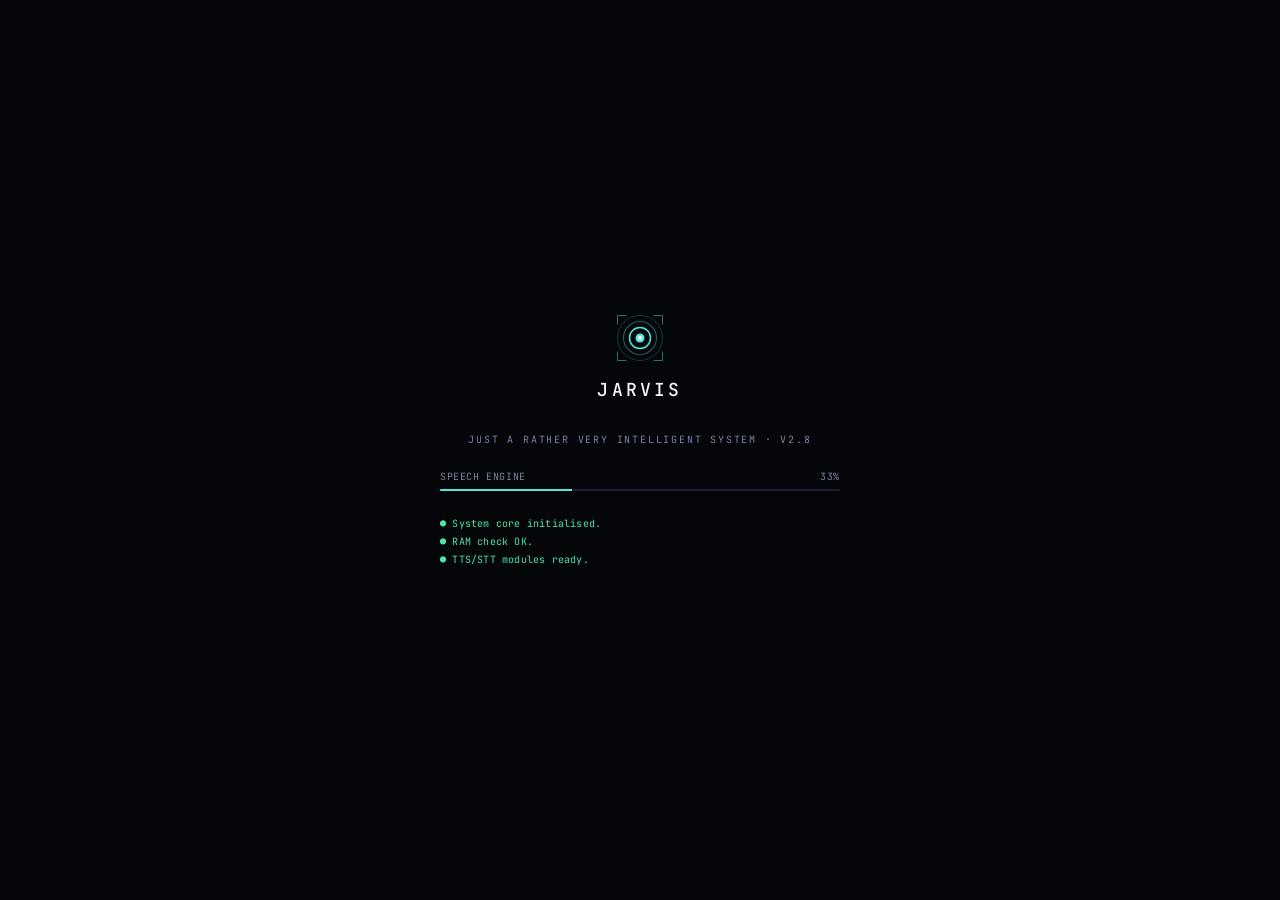
<file: gui/index.html>
<!DOCTYPE html>
<html lang="en">
<head>
<meta charset="UTF-8">
<title>My Jarvis v2.8</title>
<link href="https://fonts.googleapis.com/css2?family=Inter+Tight:wght@300;400;500;600;700&family=JetBrains+Mono:wght@300;400;500;600;700&display=swap" rel="stylesheet">
<style>
@font-face{font-family:'Butler Stencil';src:url('fonts/Butler-Free-Bd-St.woff') format('woff');font-weight:700;font-style:normal;font-display:swap;}
:root{
  --jv-void:#04060A;--jv-obsidian:#0A0D14;--jv-graphite:#11151F;
  --jv-slate:#1A2030;--jv-steel:#252C40;--jv-mist:#3A4258;
  --jv-ink-1:#F4F6FB;--jv-ink-2:#BCC4D6;--jv-ink-3:#7A859E;--jv-ink-4:#4B5470;
  --jv-ion:#4DE6E0;--jv-ion-soft:#7FF1ED;--jv-ion-deep:#1FA8A3;
  --jv-ion-glow:rgba(77,230,224,0.32);
  --jv-arc:#FFB347;--jv-arc-soft:#FFD089;--jv-arc-deep:#C77A20;
  --jv-pulse:#FF4D7A;--jv-pulse-soft:#FF8AA8;
  --jv-success:#4DE6A8;--jv-warning:#FFB347;--jv-danger:#FF4D7A;--jv-info:#4DE6E0;
  --jv-line-faint:rgba(244,246,251,0.06);--jv-line:rgba(244,246,251,0.10);
  --jv-line-strong:rgba(244,246,251,0.18);--jv-line-ion:rgba(77,230,224,0.42);
  --jv-r-2:4px;--jv-r-3:8px;--jv-r-pill:999px;
  --jv-ease:cubic-bezier(0.22,1,0.36,1);--jv-dur-2:220ms;
  --fm:'JetBrains Mono',ui-monospace,monospace;
  --fs:'Inter Tight',-apple-system,system-ui,sans-serif;
  --fd:'Butler Stencil','Times New Roman',serif;
  --c:var(--jv-ion);--r:var(--jv-pulse);--g:var(--jv-success);
  --gold:var(--jv-arc);--warn:var(--jv-warning);
  --bg:var(--jv-obsidian);--bg2:var(--jv-graphite);
  --t:var(--jv-ink-2);--tb:var(--jv-ink-1);--td:var(--jv-ink-3);
  --b:var(--jv-line);--bb:var(--jv-line-ion);
  --fh:var(--fm);--fb:var(--fs);
  --panel:rgba(10,13,20,0.92);--cg:rgba(77,230,224,0.06);
}
/* ═══ LIGHT MODE — mirrors design system light tokens ═══ */
body.light{
  --jv-void:#FFFFFF;--jv-obsidian:#FCFDFE;--jv-graphite:#F5F7FB;
  --jv-slate:#ECEFF5;--jv-steel:#CDD4E2;--jv-mist:#95A0B3;
  --jv-ink-1:#1A2030;--jv-ink-2:#4A5572;--jv-ink-3:#8993A8;--jv-ink-4:#BFC6D4;
  --jv-ion:#1FA8A3;--jv-ion-soft:#4DE6E0;--jv-ion-deep:#0F6E6B;
  --jv-ion-glow:rgba(31,168,163,0.28);
  --jv-arc:#D77F0E;--jv-arc-soft:#FFB347;--jv-arc-deep:#8C4F0B;
  --jv-pulse:#D62650;--jv-pulse-soft:#FF4D7A;
  --jv-success:#1FA86E;--jv-warning:#D77F0E;--jv-danger:#D62650;--jv-info:#1FA8A3;
  --jv-line-faint:rgba(10,13,20,0.05);--jv-line:rgba(10,13,20,0.10);
  --jv-line-strong:rgba(10,13,20,0.18);--jv-line-ion:rgba(31,168,163,0.55);
  --panel:rgba(252,253,254,0.95);--cg:rgba(31,168,163,0.06);
}
*{margin:0;padding:0;box-sizing:border-box;}
body{background:var(--jv-obsidian);color:var(--jv-ink-1);font-family:var(--fs);height:100vh;overflow:hidden;}
body::after{content:'';position:fixed;inset:0;background-image:
  linear-gradient(var(--jv-line-faint) 1px,transparent 1px),
  linear-gradient(90deg,var(--jv-line-faint) 1px,transparent 1px);
  background-size:32px 32px;pointer-events:none;opacity:.5;z-index:0;}
::-webkit-scrollbar{width:5px;height:5px;}
::-webkit-scrollbar-track{background:transparent;}
::-webkit-scrollbar-thumb{background:var(--jv-line-strong);border-radius:3px;}

/* ═══ BOOT ═══ */
#boot{position:fixed;inset:0;background:var(--jv-void);z-index:9999;display:flex;flex-direction:column;align-items:center;justify-content:center;gap:24px;}
.boot-logo{font-family:var(--fm);font-size:13px;line-height:1.38;color:var(--jv-ion);white-space:pre;text-align:center;text-shadow:0 0 20px var(--jv-ion-glow);}
.boot-sub{font-family:var(--fm);font-size:10px;letter-spacing:0.18em;color:var(--jv-ink-3);text-transform:uppercase;}
.bpw{width:400px;}
.bpl{display:flex;justify-content:space-between;font-family:var(--fm);font-size:10px;color:var(--jv-ink-3);margin-bottom:6px;letter-spacing:0.06em;}
.bpb{height:2px;background:var(--jv-slate);overflow:hidden;border-radius:1px;}
.bpf{height:100%;background:var(--jv-ion);width:0;transition:width .35s var(--jv-ease);box-shadow:0 0 12px var(--jv-ion-glow);}
.blog{width:400px;height:72px;overflow-y:auto;font-family:var(--fm);font-size:10px;color:var(--jv-ink-3);line-height:1.8;letter-spacing:0.02em;}
.blog-ok{color:var(--jv-success);}.blog-warn{color:var(--jv-warning);}

/* ═══ MODALS ═══ */
.modal{position:fixed;inset:0;background:rgba(4,6,10,0.85);display:none;align-items:center;justify-content:center;z-index:500;backdrop-filter:blur(20px);}
.modal.show{display:flex;}
.sm-panel{width:500px;max-height:90vh;overflow-y:auto;border:1px solid var(--jv-line-ion);border-top:1.5px solid var(--jv-ion);background:var(--jv-graphite);padding:28px;border-radius:var(--jv-r-2);position:relative;}
.sm-close{position:absolute;top:12px;right:12px;background:none;border:none;color:var(--jv-ink-3);font-size:18px;cursor:pointer;transition:color var(--jv-dur-2);}
.sm-close:hover{color:var(--jv-pulse);}
.sm-title{font-family:var(--fm);font-size:15px;letter-spacing:0.18em;color:var(--jv-ion);margin-bottom:4px;text-align:center;text-transform:uppercase;font-weight:500;}
.sm-sub{font-family:var(--fm);font-size:10px;letter-spacing:0.18em;color:var(--jv-ink-3);text-align:center;margin-bottom:22px;text-transform:uppercase;}
.sm-divider{height:1px;background:var(--jv-line);margin:18px 0;}
.sm-sect{margin-bottom:18px;}
.sm-label{font-family:var(--fm);font-size:10px;letter-spacing:0.18em;color:var(--jv-ion);text-transform:uppercase;margin-bottom:9px;display:block;font-weight:500;}
.sm-input{width:100%;background:var(--jv-slate);border:1px solid var(--jv-line);color:var(--jv-ink-1);font-family:var(--fs);font-size:14px;padding:10px 12px;outline:none;transition:border-color var(--jv-dur-2);margin-bottom:6px;border-radius:var(--jv-r-2);}
.sm-input:focus{border-color:var(--jv-ion);box-shadow:0 0 0 3px rgba(77,230,224,0.12);}
.sm-input::placeholder{color:var(--jv-ink-4);}
.sm-row{display:flex;gap:7px;flex-wrap:wrap;margin-bottom:6px;align-items:center;}
.chip{padding:8px 15px;border:1px solid var(--jv-line);font-family:var(--fs);font-size:13px;font-weight:500;color:var(--jv-ink-2);cursor:pointer;transition:all var(--jv-dur-2) var(--jv-ease);border-radius:var(--jv-r-pill);}
.chip:hover{border-color:var(--jv-ion);color:var(--jv-ink-1);}
.chip.on{border-color:var(--jv-ion);color:var(--jv-ion);background:rgba(77,230,224,0.08);}
.chip-add{padding:8px 13px;border:1px dashed var(--jv-line-ion);color:var(--jv-ion);font-size:16px;font-weight:700;cursor:pointer;transition:all var(--jv-dur-2);border-radius:var(--jv-r-pill);}
.chip-add:hover{background:rgba(77,230,224,0.06);}
.api-grid{display:grid;grid-template-columns:repeat(3,1fr);gap:7px;margin-bottom:9px;}
.ap{padding:11px 8px;border:1px solid var(--jv-line);cursor:pointer;transition:all var(--jv-dur-2);text-align:center;border-radius:var(--jv-r-2);position:relative;}
.ap:hover{border-color:var(--jv-line-strong);}
.ap.on{border-color:var(--jv-ion);background:rgba(77,230,224,0.06);}
.ap-name{font-family:var(--fs);font-size:12px;font-weight:600;color:var(--jv-ink-2);line-height:1.3;}
.ap.on .ap-name{color:var(--jv-ion);}
.ap-sub{font-family:var(--fm);font-size:10px;color:var(--jv-ink-3);letter-spacing:0.12em;text-transform:uppercase;margin-top:4px;}
.ap.on .ap-sub{color:var(--jv-ion);}
.af{display:none;}.af.show{display:block;}
.key-status{font-family:var(--fm);font-size:10px;letter-spacing:0.06em;padding:7px 11px;margin-bottom:8px;border:1px solid var(--jv-line);border-radius:var(--jv-r-2);}
.key-ok{color:var(--jv-success);border-color:rgba(77,230,168,0.4)!important;background:rgba(77,230,168,0.06);}
.key-bad{color:var(--jv-warning);border-color:rgba(255,179,71,0.4)!important;background:rgba(255,179,71,0.06);}
.toggle-row{display:flex;align-items:center;justify-content:space-between;padding:4px 0;}
.toggle-label{font-family:var(--fs);font-size:14px;font-weight:500;color:var(--jv-ink-1);}
.toggle{width:38px;height:22px;border-radius:999px;background:var(--jv-graphite);border:1px solid var(--jv-line-strong);cursor:pointer;position:relative;transition:all 180ms var(--jv-ease);flex-shrink:0;}
.toggle.on{background:rgba(77,230,224,0.22);border-color:var(--jv-line-ion);}
.toggle::after{content:'';position:absolute;top:2px;left:2px;width:14px;height:14px;border-radius:50%;background:var(--jv-ink-3);transition:all 180ms var(--jv-ease);}
.toggle.on::after{left:18px;background:var(--jv-ion);box-shadow:0 0 8px var(--jv-ion-glow);}
.consent-list{margin:0 0 16px;padding-left:18px;display:flex;flex-direction:column;gap:9px;font-family:var(--fs);font-size:13px;line-height:1.55;color:var(--jv-ink-2);}
.consent-list b,.consent-ai b{color:var(--jv-ink-1);font-weight:600;}
.consent-ai{margin-bottom:18px;padding:12px 14px;border:1px solid var(--jv-line-ion);border-radius:var(--jv-r-2);background:var(--jv-slate);font-family:var(--fs);font-size:13px;line-height:1.55;color:var(--jv-ink-2);}
.sm-save{width:100%;padding:12px;background:var(--jv-ion);border:none;color:#04060A;font-family:var(--fm);font-size:11px;letter-spacing:0.06em;text-transform:uppercase;cursor:pointer;transition:all var(--jv-dur-2);font-weight:600;border-radius:var(--jv-r-2);}
.sm-save:hover{background:var(--jv-ion-soft);box-shadow:0 0 24px var(--jv-ion-glow);}

/* ═══ SETTINGS — Full-screen categorized modal ═══ */
@keyframes jvFade{from{opacity:0}to{opacity:1}}
#settings-modal{padding:32px;background:rgba(4,6,10,0.78);backdrop-filter:blur(12px);-webkit-backdrop-filter:blur(12px);animation:jvFade 220ms var(--jv-ease) both;}
.st-shell{width:100%;max-width:1180px;height:100%;max-height:780px;background:var(--jv-obsidian);border:1px solid var(--jv-line-strong);border-top:1px solid var(--jv-line-ion);box-shadow:0 40px 80px rgba(0,0,0,0.7),0 0 0 1px rgba(77,230,224,0.04);display:flex;flex-direction:column;overflow:hidden;}
.st-bar{height:36px;border-bottom:1px solid var(--jv-line);display:flex;align-items:center;padding:0 16px;gap:14px;background:var(--jv-void);flex-shrink:0;}
.st-bar-dot{width:6px;height:6px;border-radius:50%;background:var(--jv-ion);box-shadow:0 0 8px var(--jv-ion);flex-shrink:0;}
.st-bar-label{font-family:var(--fm);font-size:10px;color:var(--jv-ion);letter-spacing:0.18em;text-transform:uppercase;}
.st-bar-line{flex:1;height:1px;background:linear-gradient(to right,var(--jv-line) 0%,transparent 60%);}
.st-bar-email{font-family:var(--fm);font-size:10px;color:var(--jv-ink-3);letter-spacing:0.14em;}
.st-bar-close{background:transparent;border:1px solid var(--jv-line);color:var(--jv-ink-2);cursor:pointer;width:24px;height:24px;border-radius:2px;display:flex;align-items:center;justify-content:center;flex-shrink:0;transition:all var(--jv-dur-2);}
.st-bar-close:hover{border-color:var(--jv-pulse);color:var(--jv-pulse);}
.st-body{flex:1;display:flex;min-height:0;}
.st-nav{width:260px;flex-shrink:0;border-right:1px solid var(--jv-line);background:var(--jv-void);padding:28px 14px;display:flex;flex-direction:column;overflow-y:auto;}
.st-nav-head{padding:0 10px 18px;}
.st-nav-menu{font-family:var(--fm);font-size:10px;letter-spacing:0.18em;text-transform:uppercase;color:var(--jv-ink-3);margin-bottom:8px;}
.st-nav-title{font-family:var(--fd);font-size:38px;line-height:0.95;color:var(--jv-ink-1);font-weight:700;letter-spacing:-0.01em;}
.st-nav-items{display:flex;flex-direction:column;gap:1px;}
.st-nav-item{display:flex;align-items:center;gap:12px;padding:10px 12px;border-radius:2px;cursor:pointer;border:1px solid transparent;position:relative;transition:all 120ms var(--jv-ease);color:var(--jv-ink-2);font-size:13px;}
.st-nav-item:hover{background:rgba(244,246,251,0.03);}
.st-nav-item.active{background:rgba(77,230,224,0.07);border-color:var(--jv-line-ion);color:var(--jv-ink-1);font-weight:500;}
.st-nav-item.active::before{content:'';position:absolute;top:-1px;left:-1px;width:10px;height:1px;background:var(--jv-ion);}
.st-nav-item.active::after{content:'';position:absolute;top:-1px;left:-1px;width:1px;height:10px;background:var(--jv-ion);}
.st-nav-item svg{flex-shrink:0;}
.st-nav-item.active svg{color:var(--jv-ion);}
.st-nav-footer{margin-top:auto;padding:12px 10px;border-top:1px solid var(--jv-line);display:flex;align-items:center;gap:10px;}
.st-content{flex:1;overflow-y:auto;}
.st-pane{padding:36px 44px 48px;max-width:760px;display:none;}
.st-pane.active{display:block;}
.st-pane-eyebrow{font-family:var(--fm);font-size:10px;letter-spacing:0.18em;text-transform:uppercase;color:var(--jv-ion);margin-bottom:6px;}
.st-pane-title{font-family:var(--fs);font-size:28px;font-weight:600;color:var(--jv-ink-1);letter-spacing:-0.02em;}
.st-pane-sub{font-size:13px;color:var(--jv-ink-3);margin-top:6px;}
.st-section{font-family:var(--fm);font-size:10px;letter-spacing:0.18em;text-transform:uppercase;color:var(--jv-ink-3);margin-top:28px;margin-bottom:10px;padding-bottom:8px;border-bottom:1px solid var(--jv-line);}
.st-row{display:grid;grid-template-columns:220px 1fr;gap:24px;align-items:center;padding:16px 0;border-bottom:1px solid var(--jv-line);}
.st-row.top{align-items:start;}
.st-row-label{font-size:13px;color:var(--jv-ink-1);font-weight:500;}
.st-row-hint{font-size:12px;color:var(--jv-ink-3);margin-top:4px;line-height:1.4;}
.st-row-val{display:flex;justify-content:flex-end;flex-wrap:wrap;gap:8px;}
.st-field{width:280px;padding:9px 12px;background:var(--jv-graphite);border:1px solid var(--jv-line);border-radius:2px;color:var(--jv-ink-1);font-family:var(--fs);font-size:13px;outline:none;transition:border-color var(--jv-dur-2);}
.st-field:focus{border-color:var(--jv-ion);box-shadow:0 0 0 3px rgba(77,230,224,0.12);}
.st-field::placeholder{color:var(--jv-ink-4);}
.st-field.mono{font-family:var(--fm);font-size:12px;letter-spacing:0.04em;}
.st-select{width:280px;padding:9px 12px;background:var(--jv-graphite);border:1px solid var(--jv-line);border-radius:2px;color:var(--jv-ink-1);font-family:var(--fs);font-size:13px;cursor:pointer;outline:none;}
.st-savebar{margin-top:28px;padding:14px 16px;background:var(--jv-graphite);border:1px solid var(--jv-line);border-radius:2px;display:none;align-items:center;gap:12px;}
.st-savebar-static{display:flex;}
@keyframes savebarIn{from{opacity:0;transform:translateY(6px)}to{opacity:1;transform:translateY(0)}}
#settings-modal.dirty .st-savebar:not(.st-savebar-static){display:flex;animation:savebarIn 220ms var(--jv-ease) both;}
.st-savebar-dot{width:6px;height:6px;border-radius:50%;background:var(--jv-arc);box-shadow:0 0 8px var(--jv-arc);flex-shrink:0;}
.st-savebar-text{flex:1;font-family:var(--fm);font-size:11px;color:var(--jv-ink-2);letter-spacing:0.06em;}
.st-btn-ghost{background:transparent;color:var(--jv-ink-1);border:1px solid var(--jv-line-strong);padding:8px 14px;border-radius:2px;cursor:pointer;font-family:var(--fm);font-size:10px;letter-spacing:0.14em;text-transform:uppercase;display:inline-flex;align-items:center;gap:6px;transition:all var(--jv-dur-2);}
.st-btn-ghost:hover{border-color:var(--jv-ion);color:var(--jv-ion);}
.st-btn-primary{background:var(--jv-ion);color:var(--jv-void);border:1px solid transparent;padding:8px 14px;border-radius:2px;cursor:pointer;font-family:var(--fm);font-size:10px;letter-spacing:0.14em;text-transform:uppercase;font-weight:500;box-shadow:0 0 16px rgba(77,230,224,0.3);transition:all var(--jv-dur-2);}
.st-btn-primary:hover{background:var(--jv-ion-soft);box-shadow:0 0 24px var(--jv-ion-glow);}
.st-btn-danger{background:transparent;color:var(--jv-pulse);border:1px solid rgba(255,77,122,0.5);padding:8px 14px;border-radius:2px;cursor:pointer;font-family:var(--fm);font-size:10px;letter-spacing:0.14em;text-transform:uppercase;font-weight:500;transition:all var(--jv-dur-2);}
.st-btn-danger:hover{background:var(--jv-pulse);color:#fff;box-shadow:0 0 16px rgba(255,77,122,0.4);}

/* Stat cards (Usage) */
.st-stat-grid{display:grid;grid-template-columns:repeat(3,1fr);gap:10px;margin-top:8px;}
.st-stat{padding:14px 16px;border:1px solid var(--jv-line);border-radius:var(--jv-r-2);background:var(--jv-graphite);}
.st-stat-label{font-family:var(--fm);font-size:9px;letter-spacing:0.18em;text-transform:uppercase;color:var(--jv-ink-3);margin-bottom:8px;}
.st-stat-val{font-family:var(--fm);font-size:28px;color:var(--jv-ink-1);letter-spacing:-0.02em;font-variant-numeric:tabular-nums;line-height:1;}
.st-stat-sub{font-family:var(--fm);font-size:10px;color:var(--jv-ink-3);margin-top:6px;letter-spacing:0.06em;}
.st-stat-val.ion{color:var(--jv-ion);}
.st-stat-val.arc{color:var(--jv-arc);}

/* 7-day activity chart */
.st-chart{display:flex;align-items:flex-end;gap:8px;height:120px;padding:14px 16px;border:1px solid var(--jv-line);border-radius:var(--jv-r-2);background:var(--jv-graphite);margin-top:8px;}
.st-chart-bar{flex:1;display:flex;flex-direction:column;align-items:center;gap:6px;}
.st-chart-bar-fill{width:100%;background:linear-gradient(180deg,var(--jv-ion) 0%,var(--jv-ion-deep) 100%);border-radius:2px;box-shadow:0 0 8px rgba(77,230,224,0.3);transition:height .4s var(--jv-ease);min-height:2px;}
.st-chart-bar-fill.empty{background:var(--jv-slate);box-shadow:none;}
.st-chart-bar-label{font-family:var(--fm);font-size:9px;color:var(--jv-ink-3);letter-spacing:0.06em;}

/* Connector cards (Connectors) */
.st-conn{display:flex;align-items:center;gap:14px;padding:14px 16px;border:1px solid var(--jv-line);border-radius:var(--jv-r-2);background:var(--jv-graphite);margin-bottom:8px;transition:all var(--jv-dur-2);}
.st-conn:hover{border-color:var(--jv-line-strong);}
.st-conn.connected{border-color:var(--jv-line-ion);}
.st-conn-icon{width:36px;height:36px;display:flex;align-items:center;justify-content:center;color:var(--jv-ink-2);background:var(--jv-slate);border:1px solid var(--jv-line);border-radius:var(--jv-r-2);flex-shrink:0;}
.st-conn.connected .st-conn-icon{color:var(--jv-ion);border-color:var(--jv-line-ion);background:rgba(77,230,224,0.06);}
.st-conn-body{flex:1;min-width:0;}
.st-conn-name{font-size:13px;color:var(--jv-ink-1);font-weight:500;margin-bottom:2px;}
.st-conn-hint{font-size:12px;color:var(--jv-ink-3);line-height:1.4;}
.st-conn-status{font-family:var(--fm);font-size:9px;letter-spacing:0.14em;text-transform:uppercase;padding:3px 8px;border-radius:var(--jv-r-pill);border:1px solid var(--jv-line);color:var(--jv-ink-3);flex-shrink:0;display:inline-flex;align-items:center;gap:6px;}
.st-conn-status::before{content:'';width:5px;height:5px;border-radius:50%;background:currentColor;}
.st-conn-status.on{color:var(--jv-success);border-color:rgba(77,230,168,0.4);background:rgba(77,230,168,0.06);}
.st-conn-status.off{color:var(--jv-ink-3);}
.st-conn-status.warn{color:var(--jv-warning);border-color:rgba(255,179,71,0.4);background:rgba(255,179,71,0.06);}

/* Inline expand for connector config */
.st-conn-form{display:none;padding:14px 16px;border:1px solid var(--jv-line-ion);border-top:none;border-radius:0 0 var(--jv-r-2) var(--jv-r-2);background:var(--jv-graphite);margin-top:-8px;margin-bottom:8px;}
.st-conn-form.show{display:block;}
.st-conn-form .st-field{width:100%;margin-bottom:8px;}
.st-conn-form-row{display:flex;gap:8px;align-items:center;margin-top:10px;}
.st-conn-form-row .st-btn-primary,.st-conn-form-row .st-btn-ghost{padding:7px 12px;font-size:9px;}

/* Danger zone (Privacy) */
.st-danger{margin-top:24px;padding:16px;border:1px solid rgba(255,77,122,0.3);border-radius:var(--jv-r-2);background:rgba(255,77,122,0.04);}
.st-danger-title{font-family:var(--fm);font-size:10px;letter-spacing:0.18em;text-transform:uppercase;color:var(--jv-pulse);margin-bottom:6px;}
.st-danger-text{font-size:13px;color:var(--jv-ink-2);line-height:1.5;margin-bottom:12px;}

/* Beta tag for nav */
.st-nav-beta{font-family:var(--fm);font-size:9px;letter-spacing:0.16em;text-transform:uppercase;padding:2px 6px;border-radius:2px;color:var(--jv-arc);border:1px solid rgba(255,179,71,0.35);margin-left:auto;}

/* Light-mode neutral overrides for new pieces */
body.light .st-stat,
body.light .st-chart,
body.light .st-conn,
body.light .st-conn-form{background:var(--jv-graphite);}
body.light .st-conn-icon{background:var(--jv-slate);}
body.light .st-chart-bar-fill.empty{background:var(--jv-slate);}
body.light .st-btn-primary{color:#FFFFFF;}

/* ═══ MAIN APP — Sidebar Layout ═══ */
#app{display:none;position:relative;z-index:1;
  grid-template-columns:260px 1fr 280px;grid-template-rows:1fr;height:100vh;}
#app.show{display:grid;}

/* ═══ SIDEBAR ═══ */
#sidebar{background:var(--jv-void);border-right:1px solid var(--jv-line);display:flex;flex-direction:column;overflow:hidden;}
.sb-logo{padding:18px 18px 14px;display:flex;align-items:center;gap:10px;border-bottom:1px solid var(--jv-line);}
.sb-logo svg{width:22;height:22;flex-shrink:0;}
.sb-logo-text{font-family:var(--fm);font-size:15px;font-weight:500;letter-spacing:-0.01em;color:var(--jv-ink-1);}
.sb-version{font-family:var(--fm);font-size:10px;letter-spacing:0.14em;text-transform:uppercase;padding:3px 8px;border-radius:var(--jv-r-pill);display:inline-flex;align-items:center;gap:6px;color:var(--jv-ion);background:rgba(77,230,224,0.1);border:1px solid rgba(77,230,224,0.3);}
.sb-version::before{content:'';width:6px;height:6px;border-radius:50%;background:var(--jv-ion);box-shadow:0 0 8px var(--jv-ion);}
.sb-new{padding:14px 14px 8px;}
.sb-new-btn{width:100%;padding:10px 18px;font-family:var(--fm);font-size:12px;font-weight:500;letter-spacing:0.06em;text-transform:uppercase;border:1px solid var(--jv-line-strong);background:transparent;color:var(--jv-ink-1);cursor:pointer;border-radius:var(--jv-r-2);transition:all var(--jv-dur-2);display:flex;align-items:center;justify-content:center;gap:8px;}
.sb-new-btn:hover{border-color:var(--jv-ion);color:var(--jv-ion);background:rgba(77,230,224,0.04);}
.sb-eyebrow{padding:12px 14px 6px;font-family:var(--fm);font-size:10px;letter-spacing:0.18em;text-transform:uppercase;color:var(--jv-ink-3);}
.sb-sessions{flex:1;overflow-y:auto;padding:0 8px;}
.sb-sess{padding:9px 10px;border-radius:var(--jv-r-2);cursor:pointer;border:1px solid transparent;margin-bottom:2px;position:relative;transition:all 120ms var(--jv-ease);}
.sb-sess:hover{background:rgba(244,246,251,0.03);}
.sb-sess.active{background:rgba(77,230,224,0.06);border-color:var(--jv-line-ion);}
.sb-sess.active::before{content:'';position:absolute;top:-1px;left:-1px;width:12px;height:1px;background:var(--jv-ion);}
.sb-sess.active::after{content:'';position:absolute;top:-1px;left:-1px;width:1px;height:12px;background:var(--jv-ion);}
.sb-sess-title{font-size:13px;color:var(--jv-ink-2);margin-bottom:2px;}
.sb-sess.active .sb-sess-title{color:var(--jv-ink-1);}
.sb-sess-time{font-family:var(--fm);font-size:10px;color:var(--jv-ink-3);letter-spacing:0.05em;}



.sb-footer{padding:12px 14px;border-top:1px solid var(--jv-line);display:flex;align-items:center;gap:10px;cursor:pointer;transition:background var(--jv-dur-2);}
.sb-footer:hover{background:rgba(244,246,251,0.03);}
.sb-avatar{width:28px;height:28px;border-radius:50%;background:radial-gradient(circle at 30% 30%,var(--jv-ion-deep),var(--jv-slate));border:1px solid var(--jv-line-ion);display:flex;align-items:center;justify-content:center;font-family:var(--fm);font-size:11px;color:var(--jv-ion-soft);flex-shrink:0;}
.sb-user-info{flex:1;min-width:0;}
.sb-user-name{font-size:12px;color:var(--jv-ink-1);}
.sb-user-role{font-family:var(--fm);font-size:9px;color:var(--jv-ion);letter-spacing:0.14em;text-transform:uppercase;}
.sb-gear{width:32px;height:32px;display:flex;align-items:center;justify-content:center;background:transparent;border:1px solid var(--jv-line);color:var(--jv-ink-3);cursor:pointer;font-size:15px;transition:all var(--jv-dur-2);border-radius:var(--jv-r-2);flex-shrink:0;}
.sb-gear:hover{border-color:var(--jv-ion);color:var(--jv-ion);background:rgba(77,230,224,0.06);}

/* ═══ CENTER ═══ */
#ct{display:flex;flex-direction:column;overflow:hidden;position:relative;}

/* Orb Header */
#orb-hdr{padding:20px 28px;border-bottom:1px solid var(--jv-line);display:flex;align-items:center;gap:20px;background:linear-gradient(180deg,rgba(77,230,224,0.03) 0%,transparent 100%);position:relative;overflow:hidden;flex-shrink:0;}
#orb-hdr::before{content:'';position:absolute;inset:0;background-image:radial-gradient(rgba(244,246,251,0.04) 1px,transparent 1px);background-size:14px 14px;opacity:.6;pointer-events:none;}
.orb{width:72px;height:72px;position:relative;flex-shrink:0;}
.orb-ring-outer{position:absolute;inset:0;border-radius:50%;border:1px solid var(--jv-line-ion);transition:all .4s var(--jv-ease);}
.orb-ring-inner{position:absolute;inset:14px;border-radius:50%;border:1.5px solid var(--jv-line-ion);transition:all .4s var(--jv-ease);}
.orb-core{position:absolute;inset:27px;border-radius:50%;background:var(--jv-ion);box-shadow:0 0 32px rgba(77,230,224,0.45);transition:all .4s var(--jv-ease);}
.orb.think .orb-ring-outer{border-color:rgba(255,179,71,0.5);border-style:dashed;animation:jv-spin 6s linear infinite;}
.orb.think .orb-ring-inner{border-color:rgba(255,179,71,0.5);}
.orb.think .orb-core{background:var(--jv-arc);box-shadow:0 0 24px rgba(255,179,71,0.4);}
.orb.idle .orb-ring-outer{border-color:var(--jv-line);}
.orb.idle .orb-ring-inner{border-color:var(--jv-line);}
.orb.idle .orb-core{background:var(--jv-ink-3);box-shadow:none;}
.orb.listen .orb-ring-outer{animation:jv-pulse-orb 2.4s ease-in-out infinite;}
.orb.speak .orb-core{animation:jv-pulse-orb 1.2s ease-in-out infinite;}
.orb.err .orb-ring-outer{border-color:rgba(255,77,122,0.5);}
.orb.err .orb-ring-inner{border-color:rgba(255,77,122,0.5);}
.orb.err .orb-core{background:var(--jv-pulse);box-shadow:0 0 24px rgba(255,77,122,0.4);}
@keyframes jv-pulse-orb{0%,100%{transform:scale(1);opacity:1;}50%{transform:scale(1.05);opacity:.85;}}
@keyframes jv-spin{from{transform:rotate(0);}to{transform:rotate(360deg);}}

.orb-info{flex:1;position:relative;min-width:0;}
.orb-badges{display:flex;align-items:center;gap:10px;margin-bottom:6px;}
.state-badge{font-family:var(--fm);font-size:10px;letter-spacing:0.14em;text-transform:uppercase;padding:4px 9px;border-radius:var(--jv-r-pill);display:inline-flex;align-items:center;gap:6px;color:var(--jv-ion);background:rgba(77,230,224,0.1);border:1px solid rgba(77,230,224,0.3);}
.state-badge::before{content:'';width:6px;height:6px;border-radius:50%;background:currentColor;box-shadow:0 0 8px currentColor;}
.state-badge.think{color:var(--jv-arc);background:rgba(255,179,71,0.1);border-color:rgba(255,179,71,0.3);}
.state-badge.err{color:var(--jv-pulse);background:rgba(255,77,122,0.1);border-color:rgba(255,77,122,0.3);}
.orb-session{font-family:var(--fm);font-size:11px;color:var(--jv-ink-3);letter-spacing:0.06em;}
.orb-title{font-family:var(--fm);font-size:24px;color:var(--jv-ink-1);letter-spacing:-0.02em;font-weight:500;white-space:nowrap;overflow:hidden;text-overflow:ellipsis;}
.orb-right{display:flex;align-items:center;gap:8px;position:relative;flex-shrink:0;}
.api-badge-mini{font-family:var(--fm);font-size:9px;padding:3px 9px;border:1px solid var(--jv-line);color:var(--jv-ink-3);letter-spacing:0.14em;text-transform:uppercase;border-radius:var(--jv-r-pill);}
.ksb{font-family:var(--fm);font-size:9px;letter-spacing:0.14em;padding:6px 11px;
  background:transparent;border:1px solid rgba(255,77,122,0.4);color:var(--jv-pulse);cursor:pointer;transition:all var(--jv-dur-2);font-weight:500;border-radius:var(--jv-r-2);text-transform:uppercase;}
.ksb:hover{background:var(--jv-pulse);color:#fff;box-shadow:0 0 16px rgba(255,77,122,0.4);}

/* Setup banner */
#setup-banner{display:none;padding:9px 16px;background:rgba(255,179,71,0.06);border-bottom:1px solid rgba(255,179,71,0.3);font-family:var(--fm);font-size:10px;color:var(--jv-warning);align-items:center;justify-content:space-between;gap:12px;letter-spacing:0.02em;flex-shrink:0;}
#setup-banner.show{display:flex;}
.banner-btn{padding:5px 11px;border:1px solid rgba(255,179,71,0.4);background:transparent;color:var(--jv-warning);font-family:var(--fm);font-size:9px;letter-spacing:0.14em;cursor:pointer;white-space:nowrap;transition:all var(--jv-dur-2);font-weight:500;border-radius:var(--jv-r-2);text-transform:uppercase;}
.banner-btn:hover{background:var(--jv-warning);color:#04060A;}

/* Thinking bar */
#tbar{height:2px;background:transparent;overflow:hidden;display:none;position:relative;flex-shrink:0;}
#tbar.on{display:block;}
#tbar::after{content:'';position:absolute;top:0;left:-30%;width:30%;height:100%;background:linear-gradient(90deg,transparent,var(--jv-ion),transparent);animation:tsa 1.2s linear infinite;}
@keyframes tsa{from{left:-30%;}to{left:100%;}}

/* Thinking steps (collapsible in center) */
#think-drawer{display:none;border-bottom:1px solid var(--jv-line);max-height:180px;overflow:hidden;flex-shrink:0;background:rgba(77,230,224,0.02);}
#think-drawer.on{display:block;}
#think-header{padding:6px 16px;display:flex;align-items:center;justify-content:space-between;cursor:pointer;border-bottom:1px solid var(--jv-line);}
#think-header span{font-family:var(--fm);font-size:10px;letter-spacing:0.18em;text-transform:uppercase;color:var(--jv-ion);font-weight:500;}
.think-agent-badge{font-family:var(--fm);font-size:9px;color:var(--jv-ion);letter-spacing:0.06em;}
#think-steps{overflow-y:auto;padding:6px 12px;display:flex;flex-direction:column;gap:4px;max-height:140px;}
.think-step{font-family:var(--fs);font-size:12px;line-height:1.5;color:var(--jv-ink-2);
  padding:6px 10px;border-left:2px solid var(--jv-mist);background:rgba(77,230,224,0.02);
  border-radius:0 var(--jv-r-2) var(--jv-r-2) 0;transition:all var(--jv-dur-2);}
.think-step.active{border-left-color:var(--jv-ion);background:rgba(77,230,224,0.06);color:var(--jv-ink-1);}
.think-step .ts-label{font-family:var(--fm);font-size:9px;letter-spacing:0.18em;color:var(--jv-ink-3);text-transform:uppercase;margin-bottom:2px;display:block;}

/* ═══ CHAT ═══ */
#chat{flex:1;overflow-y:auto;padding:24px 28px;display:flex;flex-direction:column;gap:8px;scroll-behavior:smooth;}
.msg{display:flex;gap:12px;animation:msg-in .25s var(--jv-ease);}
@keyframes msg-in{from{opacity:0;transform:translateY(4px);}to{opacity:1;transform:translateY(0);}}
.msg.user{flex-direction:row-reverse;}
.mav{width:32px;height:32px;border-radius:50%;display:flex;align-items:center;justify-content:center;flex-shrink:0;margin-top:2px;position:relative;}
.mav-orb{position:absolute;inset:0;border-radius:50%;border:1px solid var(--jv-line-ion);}
.mav-orb-inner{position:absolute;inset:6px;border-radius:50%;border:1px solid var(--jv-line-ion);}
.mav-orb-core{position:absolute;inset:12px;border-radius:50%;background:var(--jv-ion);box-shadow:0 0 8px var(--jv-ion);}
.msg.user .mav{background:var(--jv-slate);border:1px solid var(--jv-line-strong);font-family:var(--fm);font-size:10px;color:var(--jv-ink-2);}
.mc{max-width:76%;min-width:0;}
.ml{font-family:var(--fm);font-size:10px;letter-spacing:0.06em;color:var(--jv-ink-3);margin-bottom:4px;}
.ml span.j-tag{color:var(--jv-ion);}
.msg.user .ml{text-align:right;color:var(--jv-ink-3);}
.mb{padding:12px 16px;border:1px solid var(--jv-line);background:var(--jv-graphite);font-family:var(--fs);font-size:14px;line-height:1.6;color:var(--jv-ink-1);border-radius:var(--jv-r-2);position:relative;word-wrap:break-word;overflow-wrap:break-word;}
.msg.user .mb{background:var(--jv-slate);border-color:var(--jv-line);}
.msg-actions{display:none;gap:4px;margin-top:4px;justify-content:flex-end;}
.msg:hover .msg-actions{display:flex;}
.msg-act{background:none;border:1px solid var(--jv-line);color:var(--jv-ink-3);cursor:pointer;padding:5px;border-radius:var(--jv-r-2);display:flex;align-items:center;justify-content:center;transition:all var(--jv-dur-2);width:26px;height:26px;}
.msg-act:hover{border-color:var(--jv-ion);color:var(--jv-ion);background:rgba(77,230,224,0.06);}
.msg-act.copied{color:var(--jv-success);border-color:rgba(77,230,168,0.4);}

/* ═══ CODE BLOCKS ═══ */
.code-box{margin:8px 0;border:1px solid var(--jv-line);background:var(--jv-void);overflow:hidden;border-radius:var(--jv-r-2);}
.code-head{display:flex;align-items:center;justify-content:space-between;padding:6px 12px;background:rgba(77,230,224,0.04);border-bottom:1px solid var(--jv-line);}
.code-lang{font-family:var(--fm);font-size:10px;letter-spacing:0.14em;color:var(--jv-ion);text-transform:uppercase;}
.code-copy{font-family:var(--fm);font-size:10px;color:var(--jv-ink-3);background:none;border:1px solid var(--jv-line);padding:3px 9px;cursor:pointer;transition:all var(--jv-dur-2);letter-spacing:0.06em;border-radius:var(--jv-r-2);}
.code-copy:hover{border-color:var(--jv-ion);color:var(--jv-ion);}
.code-copy.copied{color:var(--jv-success);border-color:rgba(77,230,168,0.4);}
.code-body{padding:12px;overflow-x:auto;font-family:var(--fm);font-size:13px;line-height:1.55;color:#D4D4D4;white-space:pre;}
.hl-kw{color:#C586C0;}.hl-bi{color:#569CD6;}.hl-fn{color:#DCDCAA;}.hl-str{color:#CE9178;}.hl-num{color:#B5CEA8;}.hl-cm{color:#6A9955;font-style:italic;}.hl-op{color:#D4D4D4;}.hl-cls{color:#4EC9B0;}

/* Typing dots */
.typing-dots{display:flex;align-items:center;gap:5px;padding:14px 16px;border:1px solid var(--jv-line);background:var(--jv-graphite);border-radius:var(--jv-r-2);}
.typing-dots span{width:6px;height:6px;border-radius:50%;background:var(--jv-ion);opacity:.3;animation:tdot 1.2s infinite;}
.typing-dots span:nth-child(1){animation-delay:0s;}
.typing-dots span:nth-child(2){animation-delay:.2s;}
.typing-dots span:nth-child(3){animation-delay:.4s;}
@keyframes tdot{0%,60%,100%{opacity:.2;transform:scale(.8);}30%{opacity:1;transform:scale(1);}}

.safety-msg{padding:9px 12px;border:1px solid rgba(255,77,122,0.4);background:rgba(255,77,122,0.06);font-family:var(--fm);font-size:10px;color:var(--jv-pulse);border-radius:var(--jv-r-2);}
.perm-msg{padding:11px 13px;border:1px solid rgba(255,179,71,0.4);background:rgba(255,179,71,0.06);border-radius:var(--jv-r-2);}
.perm-title{font-family:var(--fm);font-size:9px;letter-spacing:0.18em;color:var(--jv-warning);margin-bottom:6px;text-transform:uppercase;font-weight:500;}
.perm-reason{font-family:var(--fs);font-size:14px;color:var(--jv-ink-1);margin-bottom:10px;line-height:1.5;}
.pbts{display:flex;gap:7px;}
.btn{font-family:var(--fm);font-size:9px;letter-spacing:0.06em;padding:6px 14px;border:1px solid currentColor;background:transparent;cursor:pointer;text-transform:uppercase;transition:all var(--jv-dur-2) var(--jv-ease);font-weight:500;border-radius:var(--jv-r-2);}
.ba{color:var(--jv-success);}.ba:hover{background:var(--jv-success);color:#04060A;}
.bd{color:var(--jv-pulse);}.bd:hover{background:var(--jv-pulse);color:#fff;}
.bc{color:var(--jv-ion);}.bc:hover{background:var(--jv-ion);color:#04060A;}

/* ═══ COMPOSER ═══ */
#composer{padding:12px 20px 16px;border-top:1px solid var(--jv-line);background:var(--jv-obsidian);flex-shrink:0;}
#composer-row{display:flex;align-items:center;gap:0;background:var(--jv-graphite);border:1px solid var(--jv-line);border-radius:var(--jv-r-2);padding:4px 4px 4px 16px;transition:all .2s;}
#composer-row:focus-within{border-color:var(--jv-line-ion);box-shadow:0 0 0 3px rgba(77,230,224,0.12);}
#tinp{flex:1;background:transparent;border:none;outline:none;color:var(--jv-ink-1);font-family:var(--fs);font-size:15px;padding:10px 0;}
#tinp::placeholder{color:var(--jv-ink-4);}
#micbtn{width:40px;height:40px;border-radius:var(--jv-r-2);border:none;cursor:pointer;background:transparent;color:var(--jv-ink-2);display:flex;align-items:center;justify-content:center;flex-shrink:0;padding:0;transition:all var(--jv-dur-2);}
#micbtn:hover{color:var(--jv-ion);background:rgba(77,230,224,0.06);}
#micbtn.on{background:rgba(77,230,224,0.12);color:var(--jv-ion);}
#micbtn.on svg{filter:drop-shadow(0 0 6px var(--jv-ion));}
#visionbtn{width:40px;height:40px;border-radius:var(--jv-r-2);border:none;cursor:pointer;background:transparent;color:var(--jv-ink-2);display:flex;align-items:center;justify-content:center;flex-shrink:0;padding:0;transition:all var(--jv-dur-2);}
#visionbtn:hover{color:var(--jv-ion);background:rgba(77,230,224,0.06);}
#visionbtn.on{background:rgba(77,230,224,0.12);color:var(--jv-ion);animation:visionPulse 2s ease-in-out infinite;}
@keyframes visionPulse{0%,100%{box-shadow:0 0 0 0 rgba(77,230,224,0.3);}50%{box-shadow:0 0 12px 4px rgba(77,230,224,0.25);}}
/* ══ COPILOT ══════════════════════════════════════════════════════════════ */
#copilotbtn{width:40px;height:40px;border-radius:var(--jv-r-2);border:none;cursor:pointer;background:transparent;color:var(--jv-ink-2);display:flex;align-items:center;justify-content:center;flex-shrink:0;padding:0;transition:all var(--jv-dur-2);}
#copilotbtn:hover{color:var(--jv-ion);background:rgba(77,230,224,0.06);}
#copilotbtn.on{background:rgba(77,230,224,0.12);color:var(--jv-ion);animation:visionPulse 2s ease-in-out infinite;}
#copilot-bar{display:none;align-items:center;gap:12px;margin:0 16px 8px;padding:10px 14px;background:linear-gradient(90deg,rgba(77,230,224,0.10),rgba(77,230,224,0.02));border:1px solid var(--jv-line-ion);border-left:2px solid var(--jv-ion);border-radius:var(--jv-r-2);}
#copilot-bar.on{display:flex;}
.cp-dot{width:9px;height:9px;border-radius:50%;background:var(--jv-ion);box-shadow:0 0 8px var(--jv-ion);flex-shrink:0;animation:cpDot 1.2s ease-in-out infinite;}
@keyframes cpDot{0%,100%{opacity:1;transform:scale(1);}50%{opacity:.35;transform:scale(.7);}}
.cp-info{flex:1;min-width:0;}
.cp-status{font-family:var(--fm);font-size:12px;color:var(--jv-ion);letter-spacing:0.02em;white-space:nowrap;overflow:hidden;text-overflow:ellipsis;}
.cp-task{font-family:var(--fm);font-size:10px;color:var(--jv-ink-3);letter-spacing:0.04em;white-space:nowrap;overflow:hidden;text-overflow:ellipsis;margin-top:2px;}
.cp-stepc{font-family:var(--fm);font-size:10px;color:var(--jv-ink-3);letter-spacing:0.06em;flex-shrink:0;}
.cp-stop{padding:7px 14px;background:rgba(255,77,122,0.12);border:1px solid rgba(255,77,122,0.5);color:var(--jv-pulse);font-family:var(--fm);font-size:10px;letter-spacing:0.08em;text-transform:uppercase;cursor:pointer;border-radius:var(--jv-r-2);transition:all var(--jv-dur-2);flex-shrink:0;font-weight:600;}
.cp-stop:hover{background:rgba(255,77,122,0.22);}
.cp-log{font-family:var(--fm);font-size:11px;color:var(--jv-ink-3);line-height:1.6;letter-spacing:0.01em;padding:5px 10px;margin:3px 0;border-left:2px solid var(--jv-line-ion);background:rgba(77,230,224,0.03);border-radius:0 var(--jv-r-2) var(--jv-r-2) 0;animation:msg-in var(--jv-dur-2) var(--jv-ease);}
.cp-log .cp-log-step{color:var(--jv-ion);font-weight:600;margin-right:6px;}
.cp-log .cp-log-res{color:var(--jv-ink-4);}
.cp-plan{font-family:var(--fm);font-size:11px;color:var(--jv-ink-2);line-height:1.6;padding:8px 12px;margin:6px 0;border-left:2px solid var(--jv-ion);background:rgba(54,209,255,0.05);border-radius:0 var(--jv-r-2) var(--jv-r-2) 0;animation:msg-in var(--jv-dur-2) var(--jv-ease);}
.cp-plan.warn{border-left-color:#ffb020;background:rgba(255,176,32,0.07);}
.cp-plan .cp-plan-head{color:var(--jv-ion);font-weight:700;letter-spacing:0.04em;margin-bottom:4px;}
.cp-plan.warn .cp-plan-head{color:#ffb020;}
.cp-plan .cp-plan-reason{color:var(--jv-ink-4);font-style:italic;margin-bottom:5px;}
.cp-plan .cp-plan-list{margin:0;padding-left:18px;}
.cp-plan .cp-plan-list li{margin:2px 0;}
.cp-log.err{border-left-color:rgba(255,77,122,0.5);color:var(--jv-pulse-soft);background:rgba(255,77,122,0.04);}
.cpa-body{font-family:var(--fs);font-size:13px;color:var(--jv-ink-2);line-height:1.6;margin-bottom:18px;padding:12px;background:var(--jv-slate);border:1px solid var(--jv-line);border-radius:var(--jv-r-2);word-break:break-word;}
.cpa-actions{display:flex;flex-direction:column;gap:8px;}
.cpa-btn{width:100%;padding:11px;font-family:var(--fm);font-size:11px;letter-spacing:0.06em;text-transform:uppercase;cursor:pointer;border-radius:var(--jv-r-2);font-weight:600;transition:all var(--jv-dur-2);border:1px solid var(--jv-line);background:transparent;color:var(--jv-ink-2);}
.cpa-btn:hover{border-color:var(--jv-ion);color:var(--jv-ink-1);}
.cpa-btn.primary{background:var(--jv-ion);border:none;color:#04060A;}
.cpa-btn.primary:hover{filter:brightness(1.08);}
.cpa-btn.warn{border-color:rgba(255,179,71,0.5);color:var(--jv-warning);}
.cpa-btn.danger{border-color:rgba(255,77,122,0.5);color:var(--jv-pulse);}
.cp-check{display:flex;align-items:center;gap:8px;font-family:var(--fm);font-size:11px;color:var(--jv-ink-2);margin-bottom:14px;cursor:pointer;letter-spacing:0.02em;}
.cp-check input{accent-color:var(--jv-ion);width:15px;height:15px;cursor:pointer;}
.cp-hint{font-family:var(--fm);font-size:9px;color:var(--jv-ink-4);line-height:1.6;letter-spacing:0.03em;margin-top:12px;text-align:center;}
#sbtn{width:40px;height:40px;border-radius:var(--jv-r-2);border:none;cursor:pointer;background:var(--jv-slate);color:var(--jv-ink-3);display:flex;align-items:center;justify-content:center;flex-shrink:0;transition:all .18s;}
#sbtn.active{background:var(--jv-ion);color:#04060A;box-shadow:0 0 16px rgba(77,230,224,0.4);}
#composer-hint{margin-top:8px;display:flex;justify-content:space-between;font-family:var(--fm);font-size:10px;color:var(--jv-ink-3);letter-spacing:0.06em;}

/* ═══ RIGHT RAIL ═══ */
#rail{border-left:1px solid var(--jv-line);background:var(--jv-void);display:flex;flex-direction:column;overflow:hidden;}
.rail-header{padding:14px 16px;border-bottom:1px solid var(--jv-line);display:flex;justify-content:space-between;align-items:center;}
.rail-eyebrow{font-family:var(--fm);font-size:10px;letter-spacing:0.18em;text-transform:uppercase;color:var(--jv-ion);font-weight:500;}

/* Tabs */
.tbr{display:flex;border-bottom:1px solid var(--jv-line);}
.tb{flex:1;padding:9px 5px;font-family:var(--fm);font-size:9px;letter-spacing:0.14em;text-align:center;color:var(--jv-ink-3);cursor:pointer;text-transform:uppercase;transition:all var(--jv-dur-2);border-right:1px solid var(--jv-line);font-weight:500;}
.tb:last-child{border-right:none;}
.tb:hover{color:var(--jv-ink-1);background:rgba(77,230,224,0.03);}
.tb.on{color:var(--jv-ion);background:rgba(77,230,224,0.06);border-bottom:1px solid var(--jv-ion);}
.tc{display:none;}.tc.on{display:block;}
.ps{flex-shrink:0;border-bottom:1px solid var(--jv-line);}
.ps.grow{flex:1;overflow-y:auto;overflow-x:hidden;}
.ph{padding:8px 14px;font-family:var(--fm);font-size:10px;letter-spacing:0.18em;color:var(--jv-ion);text-transform:uppercase;display:flex;align-items:center;justify-content:space-between;border-bottom:1px solid var(--jv-line);font-weight:500;}

/* Todo */
.tlist{padding:7px 8px;display:flex;flex-direction:column;gap:4px;}
.ti{display:flex;align-items:center;gap:7px;padding:7px 8px;border:1px solid var(--jv-line);font-family:var(--fs);font-size:13px;cursor:pointer;transition:all var(--jv-dur-2);border-radius:var(--jv-r-2);}
.ti:hover{border-color:var(--jv-line-strong);}
.ti.done{color:var(--jv-ink-3);text-decoration:line-through;border-color:transparent;}
.ti.running{border-color:rgba(255,179,71,0.4);background:rgba(255,179,71,0.04);}
.tck{width:14px;height:14px;border:1px solid var(--jv-mist);border-radius:2px;display:flex;align-items:center;justify-content:center;flex-shrink:0;font-size:9px;color:var(--jv-ion);}
.ti.done .tck{background:var(--jv-ion-deep);color:#04060A;border-color:var(--jv-ion-deep);}
.ti.running .tck{border-color:var(--jv-arc);color:var(--jv-arc);}
.ti-txt{flex:1;color:var(--jv-ink-1);}
.tdel{color:var(--jv-pulse);font-size:13px;opacity:0;transition:opacity var(--jv-dur-2);background:none;border:none;cursor:pointer;}
.ti:hover .tdel{opacity:1;}
.todo-actions{padding:8px;border-top:1px solid var(--jv-line);display:flex;flex-direction:column;gap:6px;}
.todo-btn{width:100%;padding:9px;font-family:var(--fm);font-size:9px;letter-spacing:0.06em;cursor:pointer;text-transform:uppercase;transition:all var(--jv-dur-2);font-weight:500;border:1px solid var(--jv-ion);background:transparent;color:var(--jv-ion);border-radius:var(--jv-r-2);}
.todo-btn:hover{background:var(--jv-ion);color:#04060A;}
.todo-btn.solved{border-color:var(--jv-success);color:var(--jv-success);}
.todo-btn.solved:hover{background:var(--jv-success);color:#04060A;}
.todo-btn.stop{border-color:rgba(255,77,122,0.4);color:var(--jv-pulse);}
.todo-btn.stop:hover{background:var(--jv-pulse);color:#fff;}
.todo-add-btn{width:100%;padding:8px;border:1px dashed var(--jv-line-ion);background:transparent;color:var(--jv-ion);font-family:var(--fs);font-size:13px;font-weight:500;cursor:pointer;transition:all var(--jv-dur-2);border-radius:var(--jv-r-2);}
.todo-add-btn:hover{background:rgba(77,230,224,0.06);}
.todo-error{margin:6px 8px;padding:9px 11px;border:1px solid rgba(255,179,71,0.4);background:rgba(255,179,71,0.06);font-family:var(--fs);font-size:12px;color:var(--jv-warning);line-height:1.5;border-radius:var(--jv-r-2);}

/* Memory */
.mi{padding:10px 12px;margin:4px 9px;background:var(--jv-graphite);border:1px solid var(--jv-line);border-radius:var(--jv-r-2);font-family:var(--fs);font-size:12px;display:flex;gap:8px;}
.mi-t{flex:1;line-height:1.5;color:var(--jv-ink-1);}
.mi-key{color:var(--jv-ion);font-family:var(--fm);font-weight:500;}
.mi-d{background:none;border:none;cursor:pointer;color:var(--jv-pulse);font-size:12px;opacity:.3;transition:opacity var(--jv-dur-2);}
.mi-d:hover{opacity:1;}

/* Suggestions */
.sug{padding:9px 11px;margin:4px 9px;border:1px solid var(--jv-line);font-family:var(--fs);font-size:13px;color:var(--jv-ink-2);cursor:pointer;transition:all var(--jv-dur-2);display:flex;align-items:center;gap:8px;border-radius:var(--jv-r-2);}
.sug:hover{border-color:var(--jv-ion);color:var(--jv-ion);background:rgba(77,230,224,0.04);}
.sug::before{content:'→';font-family:var(--fm);font-size:11px;color:var(--jv-ink-3);}

.rail-bar{margin-top:10px;height:4px;background:var(--jv-slate);border-radius:2px;position:relative;overflow:hidden;}
.rail-bar-fill{position:absolute;left:0;top:0;bottom:0;background:var(--jv-ion);border-radius:2px;box-shadow:0 0 8px rgba(77,230,224,0.5);transition:width .5s var(--jv-ease);}

/* Kill overlay */
#kill-ov{position:fixed;inset:0;background:rgba(255,0,0,.04);display:none;align-items:center;justify-content:center;z-index:600;overflow:hidden;}
#kill-ov.on{display:flex;}
#kill-ov.persistent{display:flex;}
#kill-ov::before{content:'';position:absolute;inset:0;background:repeating-linear-gradient(0deg,transparent,transparent 2px,rgba(255,77,122,.02) 2px,rgba(255,77,122,.02) 4px);pointer-events:none;animation:kill-scan 4s linear infinite;}
#kill-ov::after{content:'';position:absolute;inset:0;border:2px solid rgba(255,77,122,0.5);animation:kill-border 1.5s ease-in-out infinite;pointer-events:none;}
@keyframes kill-scan{from{transform:translateY(-100%);}to{transform:translateY(100%);}}
@keyframes kill-border{0%,100%{border-color:rgba(255,77,122,0.3);}50%{border-color:rgba(255,77,122,0.6);box-shadow:inset 0 0 80px rgba(255,77,122,0.05);}}
.kill-content{position:relative;text-align:center;z-index:1;}
.km{font-family:var(--fm);font-size:24px;letter-spacing:0.18em;color:var(--jv-pulse);text-align:center;position:relative;text-transform:uppercase;font-weight:500;animation:kill-glitch 3s infinite;}
.km::before,.km::after{content:attr(data-text);position:absolute;top:0;left:0;width:100%;height:100%;}
.km::before{color:#ff0040;animation:kill-glitch-1 .3s infinite;clip-path:polygon(0 0,100% 0,100% 45%,0 45%);}
.km::after{color:#ff2200;animation:kill-glitch-2 .3s infinite;clip-path:polygon(0 55%,100% 55%,100% 100%,0 100%);}
@keyframes kill-glitch{0%,92%,100%{text-shadow:0 0 20px rgba(255,77,122,0.4);}94%{text-shadow:-2px 0 #ff0040,2px 0 rgba(77,230,224,0.3);}96%{text-shadow:2px 0 #ff0040,-2px 0 rgba(77,230,224,0.3);}}
@keyframes kill-glitch-1{0%,100%{transform:translate(0);}25%{transform:translate(-2px,1px);}75%{transform:translate(1px,-1px);}}
@keyframes kill-glitch-2{0%,100%{transform:translate(0);}25%{transform:translate(2px,-1px);}75%{transform:translate(-1px,1px);}}
.ks2{font-family:var(--fm);font-size:10px;letter-spacing:0.18em;color:rgba(255,77,122,.6);margin-top:10px;text-align:center;text-transform:uppercase;}
.ks-line{width:160px;height:1px;background:linear-gradient(90deg,transparent,var(--jv-pulse),transparent);margin:14px auto;opacity:.6;}

/* Screenshot Countdown */
#ss-countdown{position:fixed;inset:0;background:rgba(4,6,10,.85);display:none;align-items:center;justify-content:center;z-index:800;backdrop-filter:blur(20px);}
#ss-countdown.on{display:flex;}
.ss-num{font-family:var(--fm);font-size:96px;color:var(--jv-ion);font-weight:300;text-shadow:0 0 60px var(--jv-ion-glow);animation:ss-pulse .9s ease-out;}
.ss-label{font-family:var(--fm);font-size:10px;letter-spacing:0.18em;color:var(--jv-ink-3);margin-top:12px;text-transform:uppercase;}
@keyframes ss-pulse{0%{transform:scale(1.3);opacity:0;}30%{transform:scale(1);opacity:1;}100%{opacity:.2;}}
.ss-flash{animation:ss-flash-anim .3s;}
@keyframes ss-flash-anim{0%{background:rgba(255,255,255,.15);}100%{background:rgba(4,6,10,.85);}}

/* Notification */
#notif{position:fixed;top:16px;right:16px;padding:9px 14px;border:1px solid var(--jv-line-ion);background:rgba(10,13,20,.95);backdrop-filter:blur(12px);font-family:var(--fm);font-size:11px;color:var(--jv-ion);letter-spacing:0.02em;z-index:700;transform:translateX(120%);transition:transform .25s var(--jv-ease);border-radius:var(--jv-r-2);}
#notif.on{transform:translateX(0);}

@keyframes jv-dot{0%,100%{opacity:1;}50%{opacity:.3;}}
</style>
</head>
<body>

<!-- BOOT -->
<div id="boot">
  <div style="text-align:center;margin-bottom:8px;">
    <svg width="48" height="48" viewBox="0 0 64 64" fill="none" style="margin-bottom:12px">
      <circle cx="32" cy="32" r="30" stroke="rgba(77,230,224,0.3)" stroke-width="1"/>
      <circle cx="32" cy="32" r="22" stroke="rgba(77,230,224,0.4)" stroke-width="1.5"/>
      <circle cx="32" cy="32" r="14" stroke="#4DE6E0" stroke-width="2"/>
      <circle cx="32" cy="32" r="6" fill="#4DE6E0"/>
      <circle cx="32" cy="32" r="3" fill="#F4F6FB"/>
      <path d="M2 14 L2 2 L14 2" stroke="rgba(77,230,224,0.5)" stroke-width="1.25"/>
      <path d="M50 2 L62 2 L62 14" stroke="rgba(77,230,224,0.5)" stroke-width="1.25"/>
      <path d="M62 50 L62 62 L50 62" stroke="rgba(77,230,224,0.5)" stroke-width="1.25"/>
      <path d="M14 62 L2 62 L2 50" stroke="rgba(77,230,224,0.5)" stroke-width="1.25"/>
    </svg>
    <div style="font-family:var(--fm);font-size:18px;letter-spacing:0.18em;color:var(--jv-ink-1);font-weight:500">JARVIS</div>
  </div>
  <div class="boot-sub">JUST A RATHER VERY INTELLIGENT SYSTEM · v2.8</div>
  <div class="bpw">
    <div class="bpl"><span id="bstep">SYSTEM INITIALISATION</span><span id="bpct">0%</span></div>
    <div class="bpb"><div class="bpf" id="bfill"></div></div>
  </div>
  <div class="blog" id="blog"></div>
</div>

<!-- KILL OVERLAY -->
<div id="kill-ov"><div class="kill-content"><div class="km" data-text="KILL SWITCH ACTIVATED">KILL SWITCH ACTIVATED</div><div class="ks-line"></div><div class="ks2">ALL SYSTEMS STOPED</div><div class="ks-line" style="width:100px;margin:12px auto;"></div><div class="ks2" style="font-size:14px;opacity:1;color:rgba(255,77,122,.95);letter-spacing:0.12em;margin-top:0">CTRL+ALT+J TO DEACTIVATE</div><button onclick="toggleKill()" style="margin-top:20px;padding:11px 36px;background:transparent;border:1.5px solid rgba(255,77,122,0.7);color:rgba(255,77,122,0.95);font-family:var(--fm);font-size:12px;letter-spacing:0.18em;text-transform:uppercase;cursor:pointer;border-radius:4px;transition:all 0.2s;display:block;margin-left:auto;margin-right:auto" onmouseover="this.style.background='rgba(255,77,122,0.12)';this.style.borderColor='rgba(255,77,122,0.95)'" onmouseout="this.style.background='transparent';this.style.borderColor='rgba(255,77,122,0.7)'">DEACTIVATE THE KILL SWITCH</button></div></div>

<!-- SETTINGS MODAL — Full-screen categorized -->
<div id="settings-modal" class="modal">
  <div class="st-shell">
    <!-- Top bar -->
    <div class="st-bar">
      <span class="st-bar-dot"></span>
      <span class="st-bar-label">SYS · CONFIG</span>
      <div class="st-bar-line"></div>
      <span class="st-bar-email">SEBI.ZUPANC@GMAIL.COM</span>
      <button class="st-bar-close" onclick="closeSettings()">
        <svg width="12" height="12" viewBox="0 0 24 24" fill="none" stroke="currentColor" stroke-width="1.5" stroke-linecap="round"><path d="M18 6 6 18M6 6l12 12"/></svg>
      </button>
    </div>
    <!-- Body -->
    <div class="st-body">
      <!-- Left nav -->
      <nav class="st-nav">
        <div class="st-nav-head">
          <div class="st-nav-menu">MENU</div>
          <div class="st-nav-title">Settings</div>
        </div>
        <div class="st-nav-items">
          <div class="st-nav-item active" data-pane="general" onclick="switchSettingsPane(this)">
            <svg width="15" height="15" viewBox="0 0 24 24" fill="none" stroke="currentColor" stroke-width="1.5" stroke-linecap="round" stroke-linejoin="round"><circle cx="12" cy="12" r="3"/><path d="M19.4 15a1.65 1.65 0 0 0 .33 1.82l.06.06a2 2 0 1 1-2.83 2.83l-.06-.06a1.65 1.65 0 0 0-1.82-.33 1.65 1.65 0 0 0-1 1.51V21a2 2 0 1 1-4 0v-.09A1.65 1.65 0 0 0 9 19.4a1.65 1.65 0 0 0-1.82.33l-.06.06a2 2 0 1 1-2.83-2.83l.06-.06A1.65 1.65 0 0 0 4.6 15a1.65 1.65 0 0 0-1.51-1H3a2 2 0 1 1 0-4h.09A1.65 1.65 0 0 0 4.6 9a1.65 1.65 0 0 0-.33-1.82l-.06-.06a2 2 0 1 1 2.83-2.83l.06.06a1.65 1.65 0 0 0 1.82.33H9a1.65 1.65 0 0 0 1-1.51V3a2 2 0 1 1 4 0v.09a1.65 1.65 0 0 0 1 1.51 1.65 1.65 0 0 0 1.82-.33l.06-.06a2 2 0 1 1 2.83 2.83l-.06.06a1.65 1.65 0 0 0-.33 1.82V9a1.65 1.65 0 0 0 1.51 1H21a2 2 0 1 1 0 4h-.09a1.65 1.65 0 0 0-1.51 1z"/></svg>
            General
          </div>
          <div class="st-nav-item" data-pane="account" onclick="switchSettingsPane(this)">
            <svg width="15" height="15" viewBox="0 0 24 24" fill="none" stroke="currentColor" stroke-width="1.5" stroke-linecap="round" stroke-linejoin="round"><circle cx="12" cy="8" r="4"/><path d="M4 21a8 8 0 0 1 16 0"/></svg>
            Account
          </div>
          <div class="st-nav-item" data-pane="privacy" onclick="switchSettingsPane(this)">
            <svg width="15" height="15" viewBox="0 0 24 24" fill="none" stroke="currentColor" stroke-width="1.5" stroke-linecap="round" stroke-linejoin="round"><path d="M12 22s8-4 8-10V5l-8-3-8 3v7c0 6 8 10 8 10z"/></svg>
            Privacy
          </div>
          <div class="st-nav-item" data-pane="usage" onclick="switchSettingsPane(this)">
            <svg width="15" height="15" viewBox="0 0 24 24" fill="none" stroke="currentColor" stroke-width="1.5" stroke-linecap="round" stroke-linejoin="round"><path d="M3 3v18h18"/><path d="M7 14l4-4 4 4 5-5"/></svg>
            Usage
          </div>
          <div class="st-nav-item" data-pane="skills" onclick="switchSettingsPane(this)">
            <svg width="15" height="15" viewBox="0 0 24 24" fill="none" stroke="currentColor" stroke-width="1.5" stroke-linecap="round" stroke-linejoin="round"><path d="m12 2 10 6-10 6L2 8z"/><path d="m2 17 10 6 10-6M2 12l10 6 10-6"/></svg>
            Capabilities
          </div>
          <div class="st-nav-item" data-pane="connect" onclick="switchSettingsPane(this)">
            <svg width="15" height="15" viewBox="0 0 24 24" fill="none" stroke="currentColor" stroke-width="1.5" stroke-linecap="round" stroke-linejoin="round"><path d="M12 22v-5"/><path d="M9 8V2"/><path d="M15 8V2"/><path d="M18 8v3a4 4 0 0 1-4 4h-4a4 4 0 0 1-4-4V8z"/></svg>
            Connectors
          </div>
          <div class="st-nav-item" data-pane="activation" onclick="switchSettingsPane(this)">
            <svg width="15" height="15" viewBox="0 0 24 24" fill="none" stroke="currentColor" stroke-width="1.5" stroke-linecap="round" stroke-linejoin="round"><rect x="9" y="2" width="6" height="12" rx="3"/><path d="M19 10v2a7 7 0 0 1-14 0v-2"/><path d="M12 19v3"/></svg>
            Activation
          </div>
          <div class="st-nav-item" data-pane="code" onclick="switchSettingsPane(this)">
            <svg width="15" height="15" viewBox="0 0 24 24" fill="none" stroke="currentColor" stroke-width="1.5" stroke-linecap="round" stroke-linejoin="round"><polyline points="4 17 10 11 4 5"/><line x1="12" y1="19" x2="20" y2="19"/></svg>
            My Jarvis Code
          </div>
          <div class="st-nav-item" data-pane="browser" onclick="switchSettingsPane(this)">
            <svg width="15" height="15" viewBox="0 0 24 24" fill="none" stroke="currentColor" stroke-width="1.5" stroke-linecap="round" stroke-linejoin="round"><circle cx="12" cy="12" r="10"/><circle cx="12" cy="12" r="4"/><line x1="21.17" y1="8" x2="12" y2="8"/><line x1="3.95" y1="6.06" x2="8.54" y2="14"/><line x1="10.88" y1="21.94" x2="15.46" y2="14"/></svg>
            My Jarvis in the browser<span class="st-nav-beta">Beta</span>
          </div>
        </div>
        <div class="st-nav-footer">
          <div class="sb-avatar">S</div>
          <div style="flex:1;min-width:0">
            <div style="font-size:12px;color:var(--jv-ink-1)">Sebastian</div>
            <div style="font-family:var(--fm);font-size:9px;color:var(--jv-ion);letter-spacing:0.14em;text-transform:uppercase">● OPERATOR · LOCAL</div>
          </div>
        </div>
      </nav>

      <!-- Content area -->
      <div class="st-content">

        <!-- GENERAL -->
        <div class="st-pane active" id="st-general">
          <div style="margin-bottom:28px">
            <div class="st-pane-eyebrow">GENERAL</div>
            <div class="st-pane-title">General</div>
            <div class="st-pane-sub">The app language, its appearance and its hints.</div>
          </div>
          <div class="st-row top">
            <div><div class="st-row-label">Language</div><div class="st-row-hint">The language of the answers and the speech output.</div></div>
            <div class="st-row-val">
              <div class="chip on" data-f="language" data-v="en-US">English</div>
              <div class="chip" data-f="language" data-v="de-DE">German</div>
              <div class="chip" data-f="language" data-v="fr-FR">French</div>
              <div class="chip" data-f="language" data-v="es-ES">Spanish</div>
              <div class="chip" data-f="language" data-v="it-IT">Italian</div>
              <div class="chip" data-f="language" data-v="tr-TR">Turkish</div>
            </div>
          </div>
          <div class="st-row">
            <div><div class="st-row-label">Light mode</div><div class="st-row-hint">A light interface instead of a dark one.</div></div>
            <div class="st-row-val"><div class="toggle" id="tgl-light" onclick="toggleLightMode()"></div></div>
          </div>
          <div class="st-row">
            <div><div class="st-row-label">Show suggestions</div><div class="st-row-hint">Proactive follow-up actions under the last answer.</div></div>
            <div class="st-row-val"><div class="toggle on" id="tgl-sug" onclick="toggleSwitch('tgl-sug')"></div></div>
          </div>
          <div class="st-savebar">
            <span class="st-savebar-dot"></span>
            <span class="st-savebar-text">Unsaved changes.</span>
            <button class="st-btn-ghost" onclick="closeSettings()">Discard</button>
            <button class="st-btn-primary" id="sm-save-btn">Save</button>
          </div>
        </div>

        <!-- ACCOUNT -->
        <div class="st-pane" id="st-account">
          <div style="margin-bottom:28px">
            <div class="st-pane-eyebrow">ACCOUNT</div>
            <div class="st-pane-title">Account</div>
            <div class="st-pane-sub">Your identity, and how My Jarvis talks to you.</div>
          </div>
          <div class="st-row">
            <div><div class="st-row-label">Full name</div></div>
            <div class="st-row-val"><input class="st-field" id="s-name" type="text" value="Sebastian"></div>
          </div>
          <div class="st-row">
            <div><div class="st-row-label">Location</div><div class="st-row-hint">The location used for weather, the briefing and time zones.</div></div>
            <div class="st-row-val"><input class="st-field" id="s-loc" type="text" placeholder="Vienna, Austria" value="Vienna, Austria"></div>
          </div>
          <div class="st-section">SALUTATION &amp; STYLE</div>
          <div class="st-row top">
            <div><div class="st-row-label">Salutation</div><div class="st-row-hint">How My Jarvis addresses you.</div></div>
            <div class="st-row-val" id="salutation-row">
              <div class="chip on" data-f="salutation" data-v="Sir">Sir</div>
              <div class="chip" data-f="salutation" data-v="Boss">Boss</div>
              <div class="chip" data-f="salutation" data-v="Bro">Bro</div>
              <div class="chip" data-f="salutation" data-v="Ma'am">Ma'am</div>
              <div class="chip" data-f="salutation" data-v="">None</div>
              <div class="chip-add" onclick="openCustomSalutation()" title="Custom salutation">+</div>
            </div>
          </div>
          <div class="st-row top">
            <div><div class="st-row-label">Tone</div><div class="st-row-hint">The tone of the answers.</div></div>
            <div class="st-row-val">
              <div class="chip on" data-f="tone" data-v="professional">Professional</div>
              <div class="chip" data-f="tone" data-v="normal">Normal</div>
              <div class="chip" data-f="tone" data-v="casual">Casual</div>
            </div>
          </div>
          <div class="st-savebar">
            <span class="st-savebar-dot"></span>
            <span class="st-savebar-text">Unsaved changes.</span>
            <button class="st-btn-ghost" onclick="closeSettings()">Discard</button>
            <button class="st-btn-primary" onclick="document.getElementById('sm-save-btn').click()">Save</button>
          </div>
        </div>

        <!-- CAPABILITIES -->
        <div class="st-pane" id="st-skills">
          <div style="margin-bottom:28px">
            <div class="st-pane-eyebrow">CAPABILITIES</div>
            <div class="st-pane-title">Capabilities</div>
            <div class="st-pane-sub">AI provider, models and the speech engine.</div>
          </div>
          <div class="st-section" style="margin-top:0">AI PROVIDER</div>
          <div class="api-grid" style="margin-bottom:18px">
            <div class="ap on" data-p="anthropic"><span class="ap-name">Anthropic</span><div class="ap-sub">Claude</div></div>
            <div class="ap" data-p="openai"><span class="ap-name">OpenAI</span><div class="ap-sub">ChatGPT</div></div>
            <div class="ap" data-p="gemini"><span class="ap-name">Google</span><div class="ap-sub">Gemini</div></div>
            <div class="ap" data-p="nvidia"><span class="ap-name">NVIDIA</span><div class="ap-sub">NIM</div></div>
            <div class="ap" data-p="mistral"><span class="ap-name">Mistral</span><div class="ap-sub">AI</div></div>
            <div class="ap" data-p="local"><span class="ap-name">Local</span><div class="ap-sub">Ollama</div></div>
          </div>
          <div class="st-row">
            <div><div class="st-row-label">API key</div><div class="st-row-hint">Stored encrypted in the system keychain.</div></div>
            <div class="st-row-val" style="flex-direction:column;align-items:flex-end;gap:6px">
              <div class="af show" id="af-anthropic"><input class="st-field mono" id="k-anthropic" type="password" placeholder="sk-ant-api03-..." style="width:320px"></div>
              <div class="af" id="af-openai"><input class="st-field mono" id="k-openai" type="password" placeholder="sk-..." style="width:320px"></div>
              <div class="af" id="af-gemini"><input class="st-field mono" id="k-gemini" type="password" placeholder="AIza..." style="width:320px"></div>
              <div class="af" id="af-nvidia">
                <input class="st-field mono" id="k-nvidia" type="password" placeholder="nvapi-..." style="width:320px;margin-bottom:6px">
                <input class="st-field mono" id="m-nvidia" type="text" placeholder="Model: meta/llama-3.1-70b-instruct" style="width:320px">
              </div>
              <div class="af" id="af-mistral"><input class="st-field mono" id="k-mistral" type="password" placeholder="API key" style="width:320px"></div>
              <div class="af" id="af-local">
                <input class="st-field mono" id="u-local" type="text" placeholder="http://localhost:11434" value="http://localhost:11434" style="width:320px;margin-bottom:6px">
                <input class="st-field mono" id="m-local" type="text" placeholder="Model: llama3, mistral ..." style="width:320px">
              </div>
            </div>
          </div>
          <div class="st-row">
            <div><div class="st-row-label">Status</div></div>
            <div class="st-row-val">
              <div class="key-status key-bad" id="sm-key-status" style="margin:0">No API key set</div>
            </div>
          </div>
          <div class="st-section">SPEECH ENGINE</div>
          <div class="st-row">
            <div><div class="st-row-label">Speech output (TTS)</div><div class="st-row-hint">Answers are read out loud.</div></div>
            <div class="st-row-val"><div class="toggle on" id="tgl-tts" onclick="toggleSwitch('tgl-tts')"></div></div>
          </div>
          <div class="st-row">
            <div><div class="st-row-label">TTS voice</div><div class="st-row-hint">Filtered by the language you picked.</div></div>
            <div class="st-row-val">
              <select class="st-select" id="voice-select"><option value="">Default</option></select>
            </div>
          </div>
          <div class="st-savebar">
            <span class="st-savebar-dot"></span>
            <span class="st-savebar-text">Unsaved changes.</span>
            <button class="st-btn-ghost" onclick="closeSettings()">Discard</button>
            <button class="st-btn-primary" onclick="document.getElementById('sm-save-btn').click()">Save</button>
          </div>
        </div>

        <!-- ACTIVATION -->
        <div class="st-pane" id="st-activation">
          <div style="margin-bottom:28px">
            <div class="st-pane-eyebrow">ACTIVATION</div>
            <div class="st-pane-title">Activation</div>
            <div class="st-pane-sub">Wake word, clap detection and the microphone trigger.</div>
          </div>
          <div class="st-row">
            <div><div class="st-row-label">Wake Word</div><div class="st-row-hint">"Hey Jarvis" to activate.</div></div>
            <div class="st-row-val"><div class="toggle" id="tgl-wake" onclick="toggleSwitch('tgl-wake')"></div></div>
          </div>
          <div class="st-row">
            <div><div class="st-row-label">Clap activation</div><div class="st-row-hint">Two claps as the trigger.</div></div>
            <div class="st-row-val"><div class="toggle" id="tgl-clap" onclick="toggleSwitch('tgl-clap')"></div></div>
          </div>
          <div id="clap-settings" style="display:none;padding:16px 0;border-bottom:1px solid var(--jv-line);">
            <div class="st-row" style="border:none;padding:0">
              <div><div class="st-row-label">Sensitivity</div><div class="st-row-hint">The threshold for clap detection.</div></div>
              <div class="st-row-val" style="gap:12px">
                <input type="range" id="clap-slider" min="0.05" max="0.9" step="0.05" value="0.3" style="width:200px;accent-color:var(--jv-ion);">
                <span id="clap-val" style="font-family:var(--fm);font-size:12px;color:var(--jv-ion);min-width:36px;text-align:right">0.30</span>
              </div>
            </div>
            <div style="margin-top:12px;display:flex;justify-content:flex-end">
              <button class="st-btn-ghost" onclick="calibrateClap()">Calibrate</button>
            </div>
          </div>
          <div class="st-savebar">
            <span class="st-savebar-dot"></span>
            <span class="st-savebar-text">Unsaved changes.</span>
            <button class="st-btn-ghost" onclick="closeSettings()">Discard</button>
            <button class="st-btn-primary" onclick="document.getElementById('sm-save-btn').click()">Save</button>
          </div>
        </div>

        <!-- PRIVACY -->
        <div class="st-pane" id="st-privacy">
          <div style="margin-bottom:28px">
            <div class="st-pane-eyebrow">PRIVACY</div>
            <div class="st-pane-title">Privacy</div>
            <div class="st-pane-sub">All data stays local on this device. You decide what My Jarvis keeps.</div>
          </div>
          <div class="st-section" style="margin-top:0">PROCESSING</div>
          <div class="st-row">
            <div><div class="st-row-label">Remember conversations</div><div class="st-row-hint">Store the history locally, for context and follow-up questions.</div></div>
            <div class="st-row-val"><div class="toggle on" id="tgl-mem-history" onclick="toggleSwitch('tgl-mem-history')"></div></div>
          </div>
          <div class="st-row">
            <div><div class="st-row-label">Automatic memory</div><div class="st-row-hint">My Jarvis may store important facts as memories on its own.</div></div>
            <div class="st-row-val"><div class="toggle on" id="tgl-mem-auto" onclick="toggleSwitch('tgl-mem-auto')"></div></div>
          </div>
          <div class="st-row">
            <div><div class="st-row-label">Screen vision</div><div class="st-row-hint">Send screenshots to the vision API (only when needed).</div></div>
            <div class="st-row-val"><div class="toggle on" id="tgl-vision-allow" onclick="toggleSwitch('tgl-vision-allow')"></div></div>
          </div>

          <div class="st-section">STORAGE LOCATION</div>
          <div class="st-row">
            <div><div class="st-row-label">Directory</div><div class="st-row-hint">All data is Fernet-encrypted.</div></div>
            <div class="st-row-val"><code class="st-field mono" style="background:var(--jv-void);padding:9px 12px;display:inline-block;width:auto;font-size:11px" id="s-mem-path">~/.jarvis/</code></div>
          </div>
          <div class="st-row">
            <div><div class="st-row-label">Stored entries</div></div>
            <div class="st-row-val">
              <span class="st-conn-status on" id="s-stat-mem">● 0 memories</span>
              <span class="st-conn-status" id="s-stat-hist" style="margin-left:8px">● 0 history</span>
            </div>
          </div>

          <div class="st-danger">
            <div class="st-danger-title">DANGER ZONE</div>
            <div class="st-danger-text">Delete every memory, the history and the routines. This cannot be undone.</div>
            <button class="st-btn-danger" onclick="confirmWipe()">Delete all data</button>
          </div>

          <div class="st-savebar">
            <span class="st-savebar-dot"></span>
            <span class="st-savebar-text">Unsaved changes.</span>
            <button class="st-btn-ghost" onclick="closeSettings()">Discard</button>
            <button class="st-btn-primary" onclick="document.getElementById('sm-save-btn').click()">Save</button>
          </div>
        </div>

        <!-- USAGE -->
        <div class="st-pane" id="st-usage">
          <div style="margin-bottom:28px">
            <div class="st-pane-eyebrow">USAGE</div>
            <div class="st-pane-title">Usage</div>
            <div class="st-pane-sub">Session metrics and usage over the last 7 days.</div>
          </div>

          <div class="st-stat-grid">
            <div class="st-stat">
              <div class="st-stat-label">TOKENS TODAY</div>
              <div class="st-stat-val ion" id="u-tok-today">0</div>
              <div class="st-stat-sub" id="u-tok-delta">Δ this session</div>
            </div>
            <div class="st-stat">
              <div class="st-stat-label">MESSAGES</div>
              <div class="st-stat-val" id="u-msg-count">0</div>
              <div class="st-stat-sub">last 7 days</div>
            </div>
            <div class="st-stat">
              <div class="st-stat-label">MEMORIES</div>
              <div class="st-stat-val" id="u-mem-count">0</div>
              <div class="st-stat-sub">active entries</div>
            </div>
          </div>

          <div class="st-section">ACTIVITY — LAST 7 DAYS</div>
          <div class="st-chart" id="u-chart"></div>

          <div class="st-section">DETAILS</div>
          <div class="st-row">
            <div><div class="st-row-label">routines active</div></div>
            <div class="st-row-val"><span class="st-conn-status on" id="u-rout-count">● 0</span></div>
          </div>
          <div class="st-row">
            <div><div class="st-row-label">Current AI provider</div></div>
            <div class="st-row-val"><span class="api-badge-mini" id="u-provider">–</span></div>
          </div>

          <div class="st-savebar st-savebar-static" style="margin-top:24px">
            <span class="st-savebar-dot" style="background:var(--jv-success);box-shadow:0 0 8px var(--jv-success)"></span>
            <span class="st-savebar-text">Live from the backend.</span>
            <button class="st-btn-ghost" onclick="refreshUsage()">Refresh</button>
          </div>
        </div>

        <!-- CONNECTORS -->
        <div class="st-pane" id="st-connect">
          <div style="margin-bottom:28px">
            <div class="st-pane-eyebrow">CONNECTORS</div>
            <div class="st-pane-title">Connectors</div>
            <div class="st-pane-sub">Connect My Jarvis to your services — calendar, tasks, email, smart home.</div>
          </div>

          <div class="st-section" style="margin-top:0">PRODUCTIVITY</div>
          <div class="st-conn" data-conn="calendar" id="conn-calendar">
            <div class="st-conn-icon"><svg width="18" height="18" viewBox="0 0 24 24" fill="none" stroke="currentColor" stroke-width="1.5" stroke-linecap="round" stroke-linejoin="round"><rect x="3" y="4" width="18" height="18" rx="2"/><line x1="16" y1="2" x2="16" y2="6"/><line x1="8" y1="2" x2="8" y2="6"/><line x1="3" y1="10" x2="21" y2="10"/></svg></div>
            <div class="st-conn-body">
              <div class="st-conn-name">Google Calendar</div>
              <div class="st-conn-hint">Read and create appointments by voice.</div>
            </div>
            <span class="st-conn-status off" id="conn-status-calendar">● Not connected</span>
            <button class="st-btn-ghost" onclick="expandConn('calendar')">Connect</button>
          </div>
          <div class="st-conn-form" id="conn-form-calendar">
            <input class="st-field mono" id="conn-calendar-creds" type="password" placeholder="An OAuth token or a credentials.json path">
            <div class="st-conn-form-row">
              <button class="st-btn-primary" onclick="saveConn('calendar')">Save</button>
              <button class="st-btn-ghost" onclick="testConn('calendar')">Test the connection</button>
              <button class="st-btn-ghost" onclick="collapseConn('calendar')" style="margin-left:auto">Cancel</button>
            </div>
          </div>

          <div class="st-conn" data-conn="todoist" id="conn-todoist">
            <div class="st-conn-icon"><svg width="18" height="18" viewBox="0 0 24 24" fill="none" stroke="currentColor" stroke-width="1.5" stroke-linecap="round" stroke-linejoin="round"><path d="M9 11l3 3L22 4"/><path d="M21 12v7a2 2 0 0 1-2 2H5a2 2 0 0 1-2-2V5a2 2 0 0 1 2-2h11"/></svg></div>
            <div class="st-conn-body">
              <div class="st-conn-name">Todoist</div>
              <div class="st-conn-hint">Read, create and tick off tasks.</div>
            </div>
            <span class="st-conn-status off" id="conn-status-todoist">● Not connected</span>
            <button class="st-btn-ghost" onclick="expandConn('todoist')">Connect</button>
          </div>
          <div class="st-conn-form" id="conn-form-todoist">
            <input class="st-field mono" id="conn-todoist-key" type="password" placeholder="Todoist API token">
            <div class="st-conn-form-row">
              <button class="st-btn-primary" onclick="saveConn('todoist')">Save</button>
              <button class="st-btn-ghost" onclick="testConn('todoist')">Test the connection</button>
              <button class="st-btn-ghost" onclick="collapseConn('todoist')" style="margin-left:auto">Cancel</button>
            </div>
          </div>

          <div class="st-conn" data-conn="notion" id="conn-notion">
            <div class="st-conn-icon"><svg width="18" height="18" viewBox="0 0 24 24" fill="none" stroke="currentColor" stroke-width="1.5" stroke-linecap="round" stroke-linejoin="round"><path d="M4 4h12l4 4v12a2 2 0 0 1-2 2H4a2 2 0 0 1-2-2V6a2 2 0 0 1 2-2z"/><path d="M14 4v6h6"/></svg></div>
            <div class="st-conn-body">
              <div class="st-conn-name">Notion</div>
              <div class="st-conn-hint">Read and create database tasks.</div>
            </div>
            <span class="st-conn-status off" id="conn-status-notion">● Not connected</span>
            <button class="st-btn-ghost" onclick="expandConn('notion')">Connect</button>
          </div>
          <div class="st-conn-form" id="conn-form-notion">
            <input class="st-field mono" id="conn-notion-key" type="password" placeholder="Notion integration token" style="margin-bottom:8px">
            <input class="st-field mono" id="conn-notion-db" type="text" placeholder="Database ID">
            <div class="st-conn-form-row">
              <button class="st-btn-primary" onclick="saveConn('notion')">Save</button>
              <button class="st-btn-ghost" onclick="testConn('notion')">Test the connection</button>
              <button class="st-btn-ghost" onclick="collapseConn('notion')" style="margin-left:auto">Cancel</button>
            </div>
          </div>

          <div class="st-section">COMMUNICATION</div>
          <div class="st-conn" data-conn="email" id="conn-email">
            <div class="st-conn-icon"><svg width="18" height="18" viewBox="0 0 24 24" fill="none" stroke="currentColor" stroke-width="1.5" stroke-linecap="round" stroke-linejoin="round"><path d="M4 4h16c1.1 0 2 .9 2 2v12c0 1.1-.9 2-2 2H4c-1.1 0-2-.9-2-2V6c0-1.1.9-2 2-2z"/><polyline points="22,6 12,13 2,6"/></svg></div>
            <div class="st-conn-body">
              <div class="st-conn-name">Email (IMAP/SMTP)</div>
              <div class="st-conn-hint">Read the inbox, draft replies.</div>
            </div>
            <span class="st-conn-status off" id="conn-status-email">● Not connected</span>
            <button class="st-btn-ghost" onclick="expandConn('email')">Connect</button>
          </div>
          <div class="st-conn-form" id="conn-form-email">
            <input class="st-field mono" id="conn-email-addr" type="text" placeholder="Email address" style="margin-bottom:8px">
            <input class="st-field mono" id="conn-email-pass" type="password" placeholder="App password" style="margin-bottom:8px">
            <input class="st-field mono" id="conn-email-imap" type="text" placeholder="IMAP server (e.g. imap.gmail.com)" style="margin-bottom:8px">
            <input class="st-field mono" id="conn-email-smtp" type="text" placeholder="SMTP server (e.g. smtp.gmail.com)">
            <div class="st-conn-form-row">
              <button class="st-btn-primary" onclick="saveConn('email')">Save</button>
              <button class="st-btn-ghost" onclick="testConn('email')">Test the connection</button>
              <button class="st-btn-ghost" onclick="collapseConn('email')" style="margin-left:auto">Cancel</button>
            </div>
          </div>

          <div class="st-section">ENVIRONMENT</div>
          <div class="st-conn" data-conn="homeassistant" id="conn-homeassistant">
            <div class="st-conn-icon"><svg width="18" height="18" viewBox="0 0 24 24" fill="none" stroke="currentColor" stroke-width="1.5" stroke-linecap="round" stroke-linejoin="round"><path d="M3 9l9-7 9 7v11a2 2 0 0 1-2 2H5a2 2 0 0 1-2-2z"/><polyline points="9 22 9 12 15 12 15 22"/></svg></div>
            <div class="st-conn-body">
              <div class="st-conn-name">Home Assistant</div>
              <div class="st-conn-hint">Control lights, climate and media.</div>
            </div>
            <span class="st-conn-status off" id="conn-status-homeassistant">● Not connected</span>
            <button class="st-btn-ghost" onclick="expandConn('homeassistant')">Connect</button>
          </div>
          <div class="st-conn-form" id="conn-form-homeassistant">
            <input class="st-field mono" id="conn-ha-url" type="text" placeholder="http://homeassistant.local:8123" style="margin-bottom:8px">
            <input class="st-field mono" id="conn-ha-token" type="password" placeholder="Long-Lived Access Token">
            <div class="st-conn-form-row">
              <button class="st-btn-primary" onclick="saveConn('homeassistant')">Save</button>
              <button class="st-btn-ghost" onclick="testConn('homeassistant')">Test the connection</button>
              <button class="st-btn-ghost" onclick="collapseConn('homeassistant')" style="margin-left:auto">Cancel</button>
            </div>
          </div>

          <div class="st-section">CONTENT</div>
          <div class="st-conn" data-conn="youtube" id="conn-youtube">
            <div class="st-conn-icon"><svg width="18" height="18" viewBox="0 0 24 24" fill="none" stroke="currentColor" stroke-width="1.5" stroke-linecap="round" stroke-linejoin="round"><polygon points="23 7 16 12 23 17 23 7"/><rect x="1" y="5" width="15" height="14" rx="2"/></svg></div>
            <div class="st-conn-body">
              <div class="st-conn-name">YouTube summaries</div>
              <div class="st-conn-hint">Fetch transcripts — no API key needed.</div>
            </div>
            <span class="st-conn-status on" id="conn-status-youtube">● Available</span>
            <div class="toggle on" id="tgl-conn-youtube" onclick="toggleSwitch('tgl-conn-youtube')"></div>
          </div>

          <div class="st-conn" data-conn="research" id="conn-research">
            <div class="st-conn-icon"><svg width="18" height="18" viewBox="0 0 24 24" fill="none" stroke="currentColor" stroke-width="1.5" stroke-linecap="round" stroke-linejoin="round"><circle cx="11" cy="11" r="8"/><line x1="21" y1="21" x2="16.65" y2="16.65"/></svg></div>
            <div class="st-conn-body">
              <div class="st-conn-name">Research Briefing</div>
              <div class="st-conn-hint">Daily articles, papers and news on your topics.</div>
            </div>
            <span class="st-conn-status off" id="conn-status-research">● Off</span>
            <button class="st-btn-ghost" onclick="expandConn('research')">Configure</button>
          </div>
          <div class="st-conn-form" id="conn-form-research">
            <input class="st-field" id="conn-research-topics" type="text" placeholder="Topics, comma-separated — e.g. AI, startups, Python">
            <div class="st-conn-form-row">
              <button class="st-btn-primary" onclick="saveConn('research')">Save</button>
              <button class="st-btn-ghost" onclick="collapseConn('research')" style="margin-left:auto">Cancel</button>
            </div>
          </div>

          <div class="st-savebar st-savebar-static">
            <span class="st-savebar-dot" style="background:var(--jv-success);box-shadow:0 0 8px var(--jv-success)"></span>
            <span class="st-savebar-text">Changes are saved per connector, immediately.</span>
            <button class="st-btn-ghost" onclick="refreshConnectors()">Refresh</button>
          </div>
        </div>

        <!-- MY JARVIS CODE -->
        <div class="st-pane" id="st-code">
          <div style="margin-bottom:28px">
            <div class="st-pane-eyebrow">MY JARVIS CODE</div>
            <div class="st-pane-title">My Jarvis Code</div>
            <div class="st-pane-sub">Code blocks are checked and formatted automatically before they are shown.</div>
          </div>

          <div class="st-section" style="margin-top:0">CODE PROCESSING</div>
          <div class="st-row">
            <div><div class="st-row-label">Syntax check</div><div class="st-row-hint">Python via py_compile, JavaScript via node --check.</div></div>
            <div class="st-row-val"><div class="toggle on" id="tgl-code-check" onclick="toggleSwitch('tgl-code-check')"></div></div>
          </div>
          <div class="st-row">
            <div><div class="st-row-label">Auto-format</div><div class="st-row-hint">Python via black, JS/HTML via prettier (where installed).</div></div>
            <div class="st-row-val"><div class="toggle on" id="tgl-code-format" onclick="toggleSwitch('tgl-code-format')"></div></div>
          </div>
          <div class="st-row">
            <div><div class="st-row-label">Correction attempts</div><div class="st-row-hint">How often My Jarvis retries on a syntax error.</div></div>
            <div class="st-row-val">
              <select class="st-select" id="s-code-retries" style="width:140px">
                <option value="1">1×</option>
                <option value="2">2×</option>
                <option value="3" selected>3×</option>
                <option value="5">5×</option>
              </select>
            </div>
          </div>

          <div class="st-section">TOOLS</div>
          <div class="st-row">
            <div><div class="st-row-label">Available on this system</div><div class="st-row-hint">Detected when you save.</div></div>
            <div class="st-row-val" id="s-code-tools" style="gap:6px">
              <span class="st-conn-status off">● black</span>
              <span class="st-conn-status off">● prettier</span>
              <span class="st-conn-status off">● node</span>
            </div>
          </div>

          <div class="st-savebar">
            <span class="st-savebar-dot"></span>
            <span class="st-savebar-text">Unsaved changes.</span>
            <button class="st-btn-ghost" onclick="closeSettings()">Discard</button>
            <button class="st-btn-primary" onclick="document.getElementById('sm-save-btn').click()">Save</button>
          </div>
        </div>

        <!-- JARVIS IM BROWSER (BETA) -->
        <div class="st-pane" id="st-browser">
          <div style="margin-bottom:28px">
            <div class="st-pane-eyebrow">MY JARVIS IN THE BROWSER · BETA</div>
            <div class="st-pane-title">My Jarvis in the browser</div>
            <div class="st-pane-sub">A browser extension — currently in closed beta.</div>
          </div>

          <div class="st-conn" style="border-color:rgba(255,179,71,0.35);background:rgba(255,179,71,0.04)">
            <div class="st-conn-icon" style="color:var(--jv-arc);border-color:rgba(255,179,71,0.4);background:rgba(255,179,71,0.06)">
              <svg width="18" height="18" viewBox="0 0 24 24" fill="none" stroke="currentColor" stroke-width="1.5" stroke-linecap="round" stroke-linejoin="round"><path d="M12 9v3M12 16h.01"/><path d="M10.29 3.86 1.82 18a2 2 0 0 0 1.71 3h16.94a2 2 0 0 0 1.71-3L13.71 3.86a2 2 0 0 0-3.42 0z"/></svg>
            </div>
            <div class="st-conn-body">
              <div class="st-conn-name" style="color:var(--jv-arc)">Closed beta</div>
              <div class="st-conn-hint">The extension is not available yet — the waitlist registers with the backend.</div>
            </div>
          </div>

          <div class="st-section">FEATURES</div>
          <div class="st-row">
            <div><div class="st-row-label">A side panel in the browser</div><div class="st-row-hint">My Jarvis as a persistent column beside the active page.</div></div>
            <div class="st-row-val"><span class="st-conn-status warn">● Planned</span></div>
          </div>
          <div class="st-row">
            <div><div class="st-row-label">Read the page content</div><div class="st-row-hint">The DOM and the visible text as context.</div></div>
            <div class="st-row-val"><span class="st-conn-status warn">● Planned</span></div>
          </div>
          <div class="st-row">
            <div><div class="st-row-label">A voice trigger in the tab</div><div class="st-row-hint">A microphone hotkey from any browser tab.</div></div>
            <div class="st-row-val"><span class="st-conn-status warn">● Planned</span></div>
          </div>

          <div class="st-section">WAITLIST</div>
          <div class="st-row">
            <div><div class="st-row-label">Request a beta code</div><div class="st-row-hint">We will let you know as soon as the extension rolls out.</div></div>
            <div class="st-row-val"><button class="st-btn-ghost" onclick="notify('Wartelist eingetragen')">Sign in</button></div>
          </div>
        </div>

      </div>
    </div>
  </div>
</div>

<!-- WIPE CONFIRM MODAL -->
<div id="wipe-modal" class="modal">
  <div class="sm-panel" style="width:420px;border-top-color:var(--jv-pulse);border-color:rgba(255,77,122,0.5)">
    <div class="sm-title" style="color:var(--jv-pulse);font-size:13px">DELETE ALL DATA</div>
    <div class="sm-sub">This cannot be undone.</div>
    <div class="sm-sect">
      <div style="font-size:13px;line-height:1.5;color:var(--jv-ink-2);margin-bottom:12px">
        The following data is removed permanently:
        <ul style="margin:8px 0 0 18px;font-size:12px;color:var(--jv-ink-3);line-height:1.7">
          <li>Every memory (KV store)</li>
          <li>Conversation history</li>
          <li>Routines and projects</li>
        </ul>
      </div>
      <label style="font-family:var(--fm);font-size:10px;letter-spacing:0.14em;color:var(--jv-pulse);text-transform:uppercase">Type DELETE to confirm</label>
      <input class="sm-input" id="wipe-confirm" type="text" placeholder="DELETE" autocomplete="off" style="margin-top:8px">
    </div>
    <div style="display:flex;gap:8px">
      <button class="st-btn-ghost" onclick="closeWipe()" style="flex:1">Cancel</button>
      <button class="st-btn-danger" onclick="executeWipe()" style="flex:1">Delete</button>
    </div>
  </div>
</div>

<!-- SETUP MODAL -->
<div id="setup-modal" class="modal">
  <div class="sm-panel">
    <div class="sm-title">JARVIS</div>
    <div class="sm-sub">First setup</div>
    <div class="sm-sect">
      <label class="sm-label">Salutation</label>
      <div class="sm-row">
        <div class="chip on" data-f="salutation" data-v="Sir">Sir</div>
        <div class="chip" data-f="salutation" data-v="Boss">Boss</div>
        <div class="chip" data-f="salutation" data-v="Bro">Bro</div>
        <div class="chip" data-f="salutation" data-v="Ma'am">Ma'am</div>
        <div class="chip" data-f="salutation" data-v="">None</div>
      </div>
    </div>
    <div class="sm-sect">
      <label class="sm-label">Tone</label>
      <div class="sm-row">
        <div class="chip on" data-f="tone" data-v="professional">Professional</div>
        <div class="chip" data-f="tone" data-v="normal">Normal</div>
        <div class="chip" data-f="tone" data-v="casual">Casual</div>
      </div>
    </div>
    <div class="sm-sect">
      <label class="sm-label">AI provider &amp; API key</label>
      <div class="api-grid" id="setup-api-grid">
        <div class="ap on" data-p="anthropic"><span class="ap-name">Claude</span></div>
        <div class="ap" data-p="openai"><span class="ap-name">ChatGPT</span></div>
        <div class="ap" data-p="gemini"><span class="ap-name">Gemini</span></div>
        <div class="ap" data-p="nvidia"><span class="ap-name">NVIDIA NIM</span></div>
        <div class="ap" data-p="mistral"><span class="ap-name">Mistral</span></div>
        <div class="ap" data-p="local"><span class="ap-name">Ollama</span></div>
      </div>
      <div class="af show" id="saf-anthropic"><input class="sm-input" id="sk-anthropic" type="password" placeholder="sk-ant-api03-..."></div>
      <div class="af" id="saf-openai"><input class="sm-input" id="sk-openai" type="password" placeholder="sk-..."></div>
      <div class="af" id="saf-gemini"><input class="sm-input" id="sk-gemini" type="password" placeholder="AIza..."></div>
      <div class="af" id="saf-nvidia">
        <input class="sm-input" id="sk-nvidia" type="password" placeholder="nvapi-..." style="margin-bottom:5px">
        <input class="sm-input" id="sm-nvidia" type="text" placeholder="meta/llama-3.1-70b-instruct">
      </div>
      <div class="af" id="saf-mistral"><input class="sm-input" id="sk-mistral" type="password" placeholder="API key"></div>
      <div class="af" id="saf-local">
        <input class="sm-input" id="su-local" type="text" value="http://localhost:11434" style="margin-bottom:5px">
        <input class="sm-input" id="sm-local" type="text" placeholder="llama3">
      </div>
    </div>
    <div class="sm-sect">
      <label class="sm-label">Location</label>
      <input class="sm-input" id="setup-loc" type="text" value="Vienna, Austria">
    </div>
    <button class="sm-save" id="setup-done-btn">START MY JARVIS</button>
  </div>
</div>

<!-- FIRST-START NOTICE: shown until the backend reports it accepted
     (consent_status). Nothing leaves the machine before that. -->
<div id="consent-modal" class="modal" style="z-index:600" role="dialog" aria-modal="true" aria-labelledby="consent-title">
  <div class="sm-panel" style="width:540px">
    <div class="sm-title" id="consent-title">Before you start</div>
    <div class="sm-sub">What My Jarvis sends where</div>
    <ul class="consent-list">
      <li><b>Your AI provider</b> (Anthropic, OpenAI, Google, NVIDIA or Mistral) receives what you ask, the conversation so far and, for screen vision and Copilot, screenshots of your screen. A local Ollama model keeps this on your computer.</li>
      <li><b>Voice input goes to Google.</b> Speech is turned into text by Google's speech recognition, even with a local AI model. With the wake word on and no Porcupine access key, everything said near the microphone is sent to Google in short snippets to catch "Hey Jarvis". Typing uses no Google service.</li>
      <li><b>Briefings</b> fetch the weather for your location from wttr.in and headlines from tagesschau.de, ORF and Hacker News.</li>
      <li><b>Integrations</b> you connect (Google Calendar, Todoist, Notion, your mail account, Home Assistant, Philips Hue) receive what those features need.</li>
      <li><b>Everything else stays here:</b> settings, memories and API keys are stored encrypted in ~/.jarvis. There is no My Jarvis server and no telemetry.</li>
    </ul>
    <div class="consent-ai"><b>My Jarvis is an AI.</b> It is not extensively tested and it makes mistakes: it can misunderstand you, state wrong facts or click the wrong thing on your PC. Check anything important, keep backups, and stop it at once with the kill switch (Ctrl+Alt+J).</div>
    <button class="sm-save" id="consent-accept-btn">Accept &amp; start</button>
    <div class="sm-sub" style="margin:12px 0 0">Asked once — saved on this computer</div>
  </div>
</div>

<!-- CUSTOM ANREDE MODAL -->
<div id="salutation-modal" class="modal">
  <div class="sm-panel" style="width:360px">
    <button class="sm-close" onclick="closeCustomSalutation()">✕</button>
    <div class="sm-title" style="font-size:13px">CUSTOM SALUTATION</div>
    <div class="sm-sub">What should My Jarvis call you?</div>
    <div class="sm-sect">
      <input class="sm-input" id="custom-salutation-input" type="text" placeholder="e.g. Boss, Chief, Captain..." maxlength="20">
    </div>
    <button class="sm-save" onclick="saveCustomSalutation()">ADD</button>
  </div>
</div>

<!-- TODO ADD MODAL -->
<div id="todo-modal" class="modal">
  <div class="sm-panel" style="width:400px">
    <button class="sm-close" onclick="closeTodoModal()">✕</button>
    <div class="sm-title" style="font-size:13px">NEW TASK</div>
    <div class="sm-sub">Add a task to the to-do list</div>
    <div class="sm-sect">
      <input class="sm-input" id="todo-input" type="text" placeholder="e.g. Open Chrome and search for...">
    </div>
    <button class="sm-save" onclick="saveTodoFromModal()">ADD</button>
  </div>
</div>

<!-- SCREENSHOT COUNTDOWN -->
<div id="ss-countdown"><div style="text-align:center"><div class="ss-num" id="ss-num">5</div><div class="ss-label">SCREENSHOT IN</div></div></div>

<!-- COPILOT: AUFGABE START -->
<div id="copilot-task-modal" class="modal">
  <div class="sm-panel" style="width:460px">
    <button class="sm-close" onclick="closeCopilotModal()">✕</button>
    <div class="sm-title">COPILOT</div>
    <div class="sm-sub">My Jarvis is driving your PC</div>
    <div class="sm-sect">
      <input class="sm-input" id="copilot-task-input" type="text" placeholder="e.g. Open the daily news">
    </div>
    <label class="cp-check"><input type="checkbox" id="copilot-allow-all"><span>Always allow — no questions until it is done</span></label>
    <button class="sm-save" onclick="startCopilot()">START</button>
    <div class="cp-hint">See → Think → Act. The stop button or Ctrl+Alt+J aborts at any time.<br>Passwords are never entered automatically.</div>
  </div>
</div>

<!-- COPILOT: HANDSHAKE (confirmation / checkpoint / user input) -->
<div id="copilot-ask-modal" class="modal">
  <div class="sm-panel" style="width:440px">
    <div class="sm-title" id="cpa-title">CONFIRMATION</div>
    <div class="sm-sub" id="cpa-sub">COPILOT</div>
    <div class="cpa-body" id="cpa-body"></div>
    <div class="cpa-actions" id="cpa-actions"></div>
  </div>
</div>

<!-- NOTIFICATION -->
<div id="notif"></div>

<!-- MAIN APP -->
<div id="app">
  <!-- Sidebar -->
  <div id="sidebar">
    <div class="sb-logo">
      <svg width="22" height="22" viewBox="0 0 64 64" fill="none">
        <circle cx="32" cy="32" r="30" stroke="#4DE6E0" stroke-width="1" opacity="0.4"/>
        <circle cx="32" cy="32" r="22" stroke="#4DE6E0" stroke-width="1.5" opacity="0.7"/>
        <circle cx="32" cy="32" r="14" stroke="#4DE6E0" stroke-width="2"/>
        <circle cx="32" cy="32" r="6" fill="#4DE6E0"/>
        <path d="M2 14 L2 2 L14 2" stroke="rgba(77,230,224,0.5)" stroke-width="1.25"/>
        <path d="M50 2 L62 2 L62 14" stroke="rgba(77,230,224,0.5)" stroke-width="1.25"/>
        <path d="M62 50 L62 62 L50 62" stroke="rgba(77,230,224,0.5)" stroke-width="1.25"/>
        <path d="M14 62 L2 62 L2 50" stroke="rgba(77,230,224,0.5)" stroke-width="1.25"/>
      </svg>
      <span class="sb-logo-text">JARVIS</span>
      <span class="sb-version">v2.8</span>
    </div>
    <div class="sb-new">
      <button class="sb-new-btn" onclick="location.reload()">
        <svg width="14" height="14" viewBox="0 0 24 24" fill="none" stroke="currentColor" stroke-width="1.5" stroke-linecap="round" stroke-linejoin="round"><path d="M12 5v14M5 12h14"/></svg>
        NEW SESSION
      </button>
    </div>

    <div class="sb-eyebrow">Reasoning</div>
    <div id="think-steps" style="flex:1;overflow-y:auto;padding:4px 8px;display:flex;flex-direction:column;gap:4px;">
      <div style="padding:14px 8px;text-align:center;color:var(--jv-ink-4);font-family:var(--fm);font-size:10px;line-height:1.8;letter-spacing:0.02em" class="think-empty">Waiting for input.</div>
    </div>
    <span class="think-agent-badge" id="think-agent" style="padding:0 14px 4px;display:block;min-height:14px;"></span>

  </div>

  <!-- Center -->
  <div id="ct">
    <!-- Orb Header -->
    <div id="orb-hdr">
      <div class="orb" id="orb-el">
        <div class="orb-ring-outer"></div>
        <div class="orb-ring-inner"></div>
        <div class="orb-core"></div>
      </div>
      <div class="orb-info">
        <div class="orb-badges">
          <div class="state-badge" id="state-badge"><span id="stxt">READY</span></div>
          <span class="orb-session"><span id="clk">--:--:--</span></span>
        </div>
        <div class="orb-title" id="orb-title">Ready when you are.</div>
      </div>
      <div class="orb-right">
        <div class="api-badge-mini" id="apib">–</div>
        <button class="ksb" id="ksbtn">CTRL+ALT+J</button>
      </div>
      <div id="sdot" class="dot" style="display:none;"></div>
    </div>

    <div id="setup-banner">
      <span id="banner-txt">The API key is missing — open the settings.</span>
      <button class="banner-btn" onclick="openSettings()">SETTINGS</button>
    </div>
    <div id="tbar"></div>

    <!-- Copilot status bar (shows while copilot is active) -->
    <div id="copilot-bar">
      <div class="cp-dot"></div>
      <div class="cp-info">
        <div class="cp-status" id="cp-status">The copilot is ready</div>
        <div class="cp-task" id="cp-task"></div>
      </div>
      <div class="cp-stepc" id="cp-stepc"></div>
      <button class="cp-stop" id="cp-stop" onclick="stopCopilot()">STOP</button>
    </div>

    <!-- Think drawer (shows during thinking) -->
    <div id="think-drawer">
      <div id="think-header"><span>REASONING STEPS</span></div>
    </div>

    <div id="chat"></div>

    <!-- Composer -->
    <div id="composer">
      <div id="composer-row">
        <button id="micbtn" title="Microphone (hold it down)"><svg width="18" height="18" viewBox="0 0 24 24" fill="none" stroke="currentColor" stroke-width="1.5" stroke-linecap="round" stroke-linejoin="round"><rect x="9" y="2" width="6" height="12" rx="3"/><path d="M19 10v2a7 7 0 0 1-14 0v-2"/><path d="M12 19v3"/></svg></button>
        <button id="visionbtn" title="Live vision (watch the screen)"><svg width="18" height="18" viewBox="0 0 24 24" fill="none" stroke="currentColor" stroke-width="1.5" stroke-linecap="round" stroke-linejoin="round"><path d="M1 12s4-8 11-8 11 8 11 8-4 8-11 8-11-8-11-8z"/><circle cx="12" cy="12" r="3"/></svg></button>
        <button id="copilotbtn" title="Copilot — My Jarvis drives your PC"><svg width="18" height="18" viewBox="0 0 24 24" fill="none" stroke="currentColor" stroke-width="1.5" stroke-linecap="round" stroke-linejoin="round"><path d="M3 3l7.07 16.97 2.51-7.39 7.39-2.51L3 3z"/><path d="M13 13l6 6"/></svg></button>
        <input type="text" id="tinp" placeholder="Ask My Jarvis, or press Ctrl+K" autocomplete="off">
        <button id="sbtn"><svg width="16" height="16" viewBox="0 0 24 24" fill="none" stroke="currentColor" stroke-width="1.5" stroke-linecap="round" stroke-linejoin="round"><path d="M22 2 11 13M22 2l-7 20-4-9-9-4z"/></svg></button>
      </div>
      <div id="composer-hint">
        <span>Ctrl+K to focus · Alt for voice · Esc to release</span>
        <span id="char-count">0/2000</span>
      </div>
    </div>
  </div>

  <!-- Right Rail -->
  <div id="rail">
    <div class="rail-header">
      <span class="rail-eyebrow">Context</span>
    </div>
    <div class="ps">
      <div class="tbr">
        <div class="tb on" data-tab="todo">TODO</div>
        <div class="tb" data-tab="memory">MEMORY</div>
        <div class="tb" data-tab="suggest" id="tab-btn-suggest">SUGGESTIONS</div>
      </div>
    </div>
    <div class="ps grow tc on" id="tab-todo" style="display:flex;flex-direction:column;">
      <div class="ph"><span>TASKS</span></div>
      <div class="tlist" id="todo-list" style="flex:1;overflow-y:auto;"><div style="padding:14px;text-align:center;color:var(--jv-ink-4);font-family:var(--fm);font-size:10px;letter-spacing:0.06em">NO TASKS</div></div>
      <div id="todo-error-box"></div>
      <div class="todo-actions">
        <button class="todo-add-btn" onclick="openTodoModal()">+ Add task</button>
        <button class="todo-btn" id="todo-start-btn" onclick="startTodo()">START THE TO-DO LIST</button>
        <button class="todo-btn stop" id="todo-cancel-btn" onclick="cancelTodo()" style="display:none">CANCEL</button>
      </div>
    </div>
    <div class="ps grow tc" id="tab-memory">
      <div class="ph"><span>MEMORIES</span><button class="btn bc" onclick="sendWS('get_memories',{})" style="padding:2px 7px;font-size:12px" title="Refresh">↻</button></div>
      <div id="mem-list"><div style="padding:14px;text-align:center;color:var(--jv-ink-4);font-family:var(--fm);font-size:10px">LOADING...</div></div>
    </div>
    <div class="ps grow tc" id="tab-suggest">
      <div class="ph"><span>SUGGESTIONS</span></div>
      <div id="sug-list"><div style="padding:14px;color:var(--jv-ink-4);font-family:var(--fm);font-size:10px;text-align:center">WAITING...</div></div>
    </div>

  </div>
</div>

<!-- Account-Button: fest unten-links -->
<div class="sb-footer" id="account-corner" onclick="openSettings()" title="Settings" style="position:fixed;bottom:0;left:0;width:260px;z-index:200;background:var(--jv-void);border-top:1px solid var(--jv-line);border-right:1px solid var(--jv-line);">
  <div class="sb-avatar">S</div>
  <div class="sb-user-info">
    <div class="sb-user-name">Sebastian</div>
    <div class="sb-user-role">● OPERATOR · LOCAL</div>
  </div>
  <button class="sb-gear" onclick="event.stopPropagation();openSettings()" title="Settings">
    <svg width="14" height="14" viewBox="0 0 24 24" fill="none" stroke="currentColor" stroke-width="1.5" stroke-linecap="round" stroke-linejoin="round"><circle cx="12" cy="12" r="3"/><path d="M19.4 15a1.65 1.65 0 0 0 .33 1.82l.06.06a2 2 0 1 1-2.83 2.83l-.06-.06a1.65 1.65 0 0 0-1.82-.33 1.65 1.65 0 0 0-1 1.51V21a2 2 0 1 1-4 0v-.09A1.65 1.65 0 0 0 9 19.4a1.65 1.65 0 0 0-1.82.33l-.06.06a2 2 0 1 1-2.83-2.83l.06-.06A1.65 1.65 0 0 0 4.6 15a1.65 1.65 0 0 0-1.51-1H3a2 2 0 1 1 0-4h.09A1.65 1.65 0 0 0 4.6 9a1.65 1.65 0 0 0-.33-1.82l-.06-.06a2 2 0 1 1 2.83-2.83l.06.06a1.65 1.65 0 0 0 1.82.33H9a1.65 1.65 0 0 0 1-1.51V3a2 2 0 1 1 4 0v.09a1.65 1.65 0 0 0 1 1.51 1.65 1.65 0 0 0 1.82-.33l.06-.06a2 2 0 1 1 2.83 2.83l-.06.06a1.65 1.65 0 0 0-.33 1.82V9a1.65 1.65 0 0 0 1.51 1H21a2 2 0 1 1 0 4h-.09a1.65 1.65 0 0 0-1.51 1z"/></svg>
  </button>
</div>

<script>
function sleep(ms){return new Promise(r=>setTimeout(r,ms));}

// ══ BOOT ════════════════════════════════════════════════════════════════════
const BOOT_STEPS=[
  {p:8,l:'KERNEL',t:'System core initialised.'},{p:20,l:'MEMORY',t:'RAM check OK.'},
  {p:33,l:'SPEECH ENGINE',t:'TTS/STT modules ready.'},{p:46,l:'SAFETY',t:'SafetyGuard active.'},
  {p:58,l:'AI BRAIN',t:'Multi-agent pool loaded.'},{p:70,l:'MEMORY',t:'Persistent data loaded.'},
  {p:82,l:'NETWORK',t:'WebSocket server started.'},{p:92,l:'API CONNECTION',t:'Connecting to the backend...'},
  {p:100,l:'SYSTEM READY',t:'My Jarvis v2.8 online.'},
];
async function runBoot(){
  const fill=document.getElementById('bfill'),pct=document.getElementById('bpct'),step=document.getElementById('bstep');
  for(const s of BOOT_STEPS){
    await sleep(230+Math.random()*150);
    fill.style.width=s.p+'%';pct.textContent=s.p+'%';step.textContent=s.l;
    const d=document.createElement('div');d.className='blog-ok';d.textContent='● '+s.t;
    document.getElementById('blog').appendChild(d);document.getElementById('blog').scrollTop=9999;
  }
  await sleep(300);
  const b=document.getElementById('boot');
  if(b){
    b.style.transition='opacity .5s';
    b.style.opacity='0';
    await sleep(510);
    b.style.display='none';
  }
  launchApp();
}
runBoot().catch(()=>launchApp());

// ══ STATE ════════════════════════════════════════════════════════════════════
const S={
  cfg:JSON.parse(localStorage.getItem('jcfg')||'null'),
  ws:null,listening:false,actionCount:0,typingEl:null,
  todoItems:[],todoRunning:false,killActive:false,
  customSalutations:JSON.parse(localStorage.getItem('jcustomsalutation')||'[]'),
};

// ══ LAUNCH ═══════════════════════════════════════════════════════════════════
function launchApp(){
  restoreCustomSalutationn();
  document.getElementById('app').classList.add('show');
  if(S.cfg){startApp();}
  else{document.getElementById('setup-modal').classList.add('show');setupChips();}
}
function startApp(){
  loadCfgIntoSettings();updateBadge();startClock();
  initWS();initKeys();initTabs();initInputs();
  applySuggestionVisibility();
}

// ══ CUSTOM ANREDE ════════════════════════════════════════════════════════════
function restoreCustomSalutationn(){
  const row=document.getElementById('salutation-row');if(!row)return;
  const addBtn=row.querySelector('.chip-add');
  S.customSalutations.forEach(a=>{
    if(!row.querySelector(`.chip[data-v="${CSS.escape(a)}"]`)){
      const c=document.createElement('div');c.className='chip';c.dataset.f='salutation';c.dataset.v=a;c.textContent=a;
      row.insertBefore(c,addBtn);
    }
  });
}
function openCustomSalutation(){document.getElementById('salutation-modal').classList.add('show');setTimeout(()=>document.getElementById('custom-salutation-input').focus(),100);}
function closeCustomSalutation(){document.getElementById('salutation-modal').classList.remove('show');}
function saveCustomSalutation(){
  const val=document.getElementById('custom-salutation-input').value.trim();
  if(!val){notify('Please enter something','err');return;}
  if(!S.customSalutations.includes(val)){S.customSalutations.push(val);localStorage.setItem('jcustomsalutation',JSON.stringify(S.customSalutations));}
  const row=document.getElementById('salutation-row');const addBtn=row.querySelector('.chip-add');
  row.querySelectorAll('.chip[data-f="salutation"]').forEach(x=>x.classList.remove('on'));
  const c=document.createElement('div');c.className='chip on';c.dataset.f='salutation';c.dataset.v=val;c.textContent=val;
  c.addEventListener('click',()=>{row.querySelectorAll('.chip[data-f="salutation"]').forEach(x=>x.classList.remove('on'));c.classList.add('on');});
  row.insertBefore(c,addBtn);
  document.getElementById('custom-salutation-input').value='';
  closeCustomSalutation();notify('Salutation added');
}

// ══ CHIPS ════════════════════════════════════════════════════════════════════
function setupChips(){
  document.querySelectorAll('.chip[data-f]').forEach(c=>c.addEventListener('click',()=>{
    document.querySelectorAll(`.chip[data-f="${c.dataset.f}"]`).forEach(x=>x.classList.remove('on'));
    c.classList.add('on');
  }));
  document.querySelectorAll('.ap').forEach(card=>card.addEventListener('click',()=>{
    const grid=card.closest('.api-grid,#setup-api-grid');
    grid?.querySelectorAll('.ap').forEach(x=>x.classList.remove('on'));
    card.classList.add('on');
    const inSettings=card.closest('#settings-modal');
    const prefix=inSettings?'af-':'saf-';
    document.querySelectorAll(`[id^="${prefix}"]`).forEach(f=>f.classList.remove('show'));
    document.getElementById(prefix+card.dataset.p)?.classList.add('show');
  }));
}
document.addEventListener('DOMContentLoaded',setupChips);

// ══ TOGGLE SWITCH ════════════════════════════════════════════════════════════
function toggleSwitch(id){document.getElementById(id).classList.toggle('on');}

// ══ SETUP DONE ════════════════════════════════════════════════════════════════
// ══ FIRST-START NOTICE ═════════════════════════════════════════════════════════
// The backend decides: it reports consent_status on every connect and whenever a
// request was held back, and stores the acceptance in ~/.jarvis.
let consentVersion=null;
function setConsent(d){
  consentVersion=d.version;
  const m=document.getElementById('consent-modal');
  if(d.accepted){m.classList.remove('show');return;}
  m.classList.add('show');
  document.getElementById('consent-accept-btn').focus();
}
document.getElementById('consent-accept-btn').addEventListener('click',()=>{
  if(consentVersion!=null)sendWS('accept_consent',{version:consentVersion});
});

document.getElementById('setup-done-btn').addEventListener('click',()=>{
  const p=document.querySelector('#setup-api-grid .ap.on')?.dataset.p||'anthropic';
  const keyMap={anthropic:'sk-anthropic',openai:'sk-openai',gemini:'sk-gemini',nvidia:'sk-nvidia',mistral:'sk-mistral'};
  const key=p!=='local'?(document.getElementById(keyMap[p])?.value.trim()||''):'';
  if(!key&&p!=='local'){notify('Please enter an API key.','err');return;}
  const salutation=document.querySelector('#setup-modal .chip[data-f="salutation"].on')?.dataset.v||'Sir';
  const tone=document.querySelector('#setup-modal .chip[data-f="tone"].on')?.dataset.v||'professional';
  const extra={};
  if(p==='nvidia')extra.nvidia_model=document.getElementById('sm-nvidia')?.value.trim()||'meta/llama-3.1-70b-instruct';
  if(p==='local'){extra.local_url=document.getElementById('su-local')?.value.trim()||'http://localhost:11434';extra.local_model=document.getElementById('sm-local')?.value.trim()||'llama3';}
  S.cfg={salutation,tone,api_provider:p,api_key:key,language:'en-US',
    location:document.getElementById('setup-loc')?.value.trim()||'Wien',
    tts_enabled:true,suggestions_enabled:true,...extra};
  localStorage.setItem('jcfg',JSON.stringify(S.cfg));
  document.getElementById('setup-modal').classList.remove('show');
  startApp();sendWS('save_config',S.cfg);
  addMsg('jarvis',`Willkommen${salutation?', '+salutation:''}. My Jarvis v2.8 bereit.`);
});

// ══ SETTINGS ══════════════════════════════════════════════════════════════════
function markDirty(){document.getElementById('settings-modal').classList.add('dirty');}
function clearDirty(){document.getElementById('settings-modal').classList.remove('dirty');}
function openSettings(){loadCfgIntoSettings();document.getElementById('settings-modal').classList.add('show');clearDirty();}
function closeSettings(){document.getElementById('settings-modal').classList.remove('show');clearDirty();}
function switchSettingsPane(el){
  document.querySelectorAll('.st-nav-item').forEach(n=>n.classList.remove('active'));
  el.classList.add('active');
  document.querySelectorAll('.st-pane').forEach(p=>p.classList.remove('active'));
  const pane=el.dataset.pane;
  document.getElementById('st-'+pane)?.classList.add('active');
  // Lazy-load backend data per pane
  if(pane==='usage'){refreshUsage();}
  if(pane==='connect'){refreshConnectors();}
  if(pane==='privacy'){refreshPrivacyStats();}
  if(pane==='code'){refreshCodeTools();}
}

// ══ USAGE ══════════════════════════════════════════════════════════════════
function refreshUsage(){
  sendWS('get_usage_stats',{});
  const cur=S.tokenCount||0;
  document.getElementById('u-tok-today').textContent=cur>=1000?((cur/1000).toFixed(1)+'k'):cur;
  document.getElementById('u-provider').textContent={anthropic:'CLAUDE',openai:'GPT-4o',gemini:'GEMINI',nvidia:'NVIDIA',mistral:'MISTRAL',local:'OLLAMA'}[S.cfg?.api_provider]||'–';
}
function renderUsageChart(buckets){
  const c=document.getElementById('u-chart');if(!c)return;
  const max=Math.max(1,...buckets.map(b=>b.count));
  const days=['Mo','Di','Mi','Do','Fr','Sa','So'];
  // Reorder so today is rightmost using bucket.dow
  c.innerHTML=buckets.map(b=>{
    const h=Math.max(2,Math.round((b.count/max)*88));
    const empty=b.count===0?'empty':'';
    return `<div class="st-chart-bar"><div class="st-chart-bar-fill ${empty}" style="height:${h}px" title="${b.count} messages"></div><div class="st-chart-bar-label">${b.label}</div></div>`;
  }).join('');
}
function renderUsageStats(stats){
  if(!stats)return;
  document.getElementById('u-msg-count').textContent=stats.messages_week??0;
  document.getElementById('u-mem-count').textContent=stats.memories??0;
  document.getElementById('u-rout-count').textContent='● '+(stats.routines??0);
  if(stats.activity)renderUsageChart(stats.activity);
}

// ══ PRIVACY ══════════════════════════════════════════════════════════════
function refreshPrivacyStats(){
  sendWS('get_usage_stats',{});
  // path is always ~/.jarvis/ on user home
}
function applyPrivacyStats(stats){
  if(!stats)return;
  const m=document.getElementById('s-stat-mem');if(m)m.textContent='● '+(stats.memories??0)+' memories';
  const h=document.getElementById('s-stat-hist');if(h)h.textContent='● '+(stats.history??0)+' history';
}
function confirmWipe(){document.getElementById('wipe-modal').classList.add('show');setTimeout(()=>document.getElementById('wipe-confirm').focus(),100);}
function closeWipe(){document.getElementById('wipe-modal').classList.remove('show');document.getElementById('wipe-confirm').value='';}
function executeWipe(){
  const v=document.getElementById('wipe-confirm').value.trim();
  if(v!=='DELETE'){notify('The confirmation must be exactly "DELETE"','err');return;}
  sendWS('clear_all_data',{});
  closeWipe();
  notify('Deleting all data...');
}

// ══ CONNECTORS ══════════════════════════════════════════════════════════════
function refreshConnectors(){sendWS('get_connectors_status',{});}
function expandConn(name){document.getElementById('conn-form-'+name)?.classList.add('show');}
function collapseConn(name){document.getElementById('conn-form-'+name)?.classList.remove('show');}
function saveConn(name){
  const payload={name};
  if(name==='calendar')payload.creds=document.getElementById('conn-calendar-creds').value.trim();
  else if(name==='todoist')payload.token=document.getElementById('conn-todoist-key').value.trim();
  else if(name==='notion'){payload.token=document.getElementById('conn-notion-key').value.trim();payload.database_id=document.getElementById('conn-notion-db').value.trim();}
  else if(name==='email'){payload.email=document.getElementById('conn-email-addr').value.trim();payload.password=document.getElementById('conn-email-pass').value;payload.imap=document.getElementById('conn-email-imap').value.trim();payload.smtp=document.getElementById('conn-email-smtp').value.trim();}
  else if(name==='homeassistant'){payload.url=document.getElementById('conn-ha-url').value.trim();payload.token=document.getElementById('conn-ha-token').value.trim();}
  else if(name==='research')payload.topics=document.getElementById('conn-research-topics').value.split(',').map(s=>s.trim()).filter(Boolean);
  sendWS('save_connector',payload);
  notify(name+' saved');
  collapseConn(name);
  setTimeout(refreshConnectors,500);
}
function testConn(name){sendWS('test_connector',{name});notify('Teste '+name+'...');}
function applyConnectorsStatus(items){
  if(!items)return;
  Object.entries(items).forEach(([name,info])=>{
    const card=document.getElementById('conn-'+name);
    const status=document.getElementById('conn-status-'+name);
    if(!status)return;
    if(info.connected){
      status.className='st-conn-status on';
      status.textContent='● '+(info.label||'Verbunden');
      card?.classList.add('connected');
    }else if(info.warn){
      status.className='st-conn-status warn';
      status.textContent='● '+(info.label||'Checked');
    }else{
      status.className='st-conn-status off';
      status.textContent='● '+(info.label||'Not connected');
      card?.classList.remove('connected');
    }
  });
}

// ══ MY JARVIS CODE ══════════════════════════════════════════════════════════════
function refreshCodeTools(){sendWS('get_code_tools',{});}
function applyCodeTools(tools){
  if(!tools)return;
  const el=document.getElementById('s-code-tools');if(!el)return;
  el.innerHTML=['black','prettier','node'].map(t=>{
    const ok=tools[t];
    return `<span class="st-conn-status ${ok?'on':'off'}">● ${t}</span>`;
  }).join('');
}

function loadCfgIntoSettings(){
  if(!S.cfg)return;
  restoreCustomSalutationn();
  const p=S.cfg.api_provider||'anthropic';
  document.querySelectorAll('#settings-modal .chip[data-f="salutation"]').forEach(c=>c.classList.toggle('on',c.dataset.v===(S.cfg.salutation||'')));
  document.querySelectorAll('#settings-modal .chip[data-f="tone"]').forEach(c=>c.classList.toggle('on',c.dataset.v===(S.cfg.tone||'professional')));
  document.querySelectorAll('#settings-modal .chip[data-f="language"]').forEach(c=>c.classList.toggle('on',c.dataset.v===(S.cfg.language||'en-US')));
  document.querySelectorAll('#settings-modal .ap').forEach(c=>c.classList.toggle('on',c.dataset.p===p));
  document.querySelectorAll('#settings-modal [id^="af-"]').forEach(f=>f.classList.remove('show'));
  document.getElementById('af-'+p)?.classList.add('show');
  if(S.cfg.location){const l=document.getElementById('s-loc');if(l)l.value=S.cfg.location;}
  if(S.cfg.nvidia_model){const m=document.getElementById('m-nvidia');if(m)m.value=S.cfg.nvidia_model;}
  const ttsOn=S.cfg.tts_enabled!==false;
  const ttsEl=document.getElementById('tgl-tts');
  if(ttsOn){ttsEl.classList.add('on');}else{ttsEl.classList.remove('on');}
  const sugOn=S.cfg.suggestions_enabled!==false;
  const sugEl=document.getElementById('tgl-sug');
  if(sugOn){sugEl.classList.add('on');}else{sugEl.classList.remove('on');}
  populateVoices();
  const vsel=document.getElementById('voice-select');if(vsel&&S.cfg.tts_voice)vsel.value=S.cfg.tts_voice;
  updateKeyStatusEl(S.cfg.api_key?.length>10);
  const lightOn=document.body.classList.contains('light');
  const lightEl=document.getElementById('tgl-light');
  if(lightEl){if(lightOn){lightEl.classList.add('on');}else{lightEl.classList.remove('on');}}
  // Wake Word & Clap
  const wakeEl=document.getElementById('tgl-wake');
  if(wakeEl){if(S.cfg.wake_word_enabled){wakeEl.classList.add('on');}else{wakeEl.classList.remove('on');}}
  const clapEl=document.getElementById('tgl-clap');
  if(clapEl){if(S.cfg.clap_enabled){clapEl.classList.add('on');}else{clapEl.classList.remove('on');}}
  const clapSettings=document.getElementById('clap-settings');
  if(clapSettings)clapSettings.style.display=S.cfg.clap_enabled?'block':'none';
  const clapSlider=document.getElementById('clap-slider');
  if(clapSlider&&S.cfg.clap_threshold){clapSlider.value=S.cfg.clap_threshold;document.getElementById('clap-val').textContent=parseFloat(S.cfg.clap_threshold).toFixed(2);}
  // Privacy toggles
  const privTgls=[['tgl-mem-history','memory_history',true],['tgl-mem-auto','memory_auto',true],['tgl-vision-allow','vision_allowed',true]];
  privTgls.forEach(([id,key,def])=>{
    const el=document.getElementById(id);if(!el)return;
    const v=S.cfg[key];const on=(v===undefined?def:v);
    if(on)el.classList.add('on');else el.classList.remove('on');
  });
  // Code toggles + retries
  const codeTgls=[['tgl-code-check','code_check',true],['tgl-code-format','code_format',true]];
  codeTgls.forEach(([id,key,def])=>{
    const el=document.getElementById(id);if(!el)return;
    const v=S.cfg[key];const on=(v===undefined?def:v);
    if(on)el.classList.add('on');else el.classList.remove('on');
  });
  const retries=document.getElementById('s-code-retries');
  if(retries)retries.value=String(S.cfg.code_retries||3);
  // Email from cfg.user_name
  const nameEl=document.getElementById('s-name');
  if(nameEl)nameEl.value=S.cfg.user_name||S.cfg.name||'Sebastian';
}
function updateKeyStatusEl(ok){
  const el=document.getElementById('sm-key-status');if(!el)return;
  if(ok){el.className='key-status key-ok';el.textContent='API key active';}
  else{el.className='key-status key-bad';el.textContent='No API key set';}
}

document.getElementById('sm-save-btn').addEventListener('click',()=>{
  const p=document.querySelector('#settings-modal .ap.on')?.dataset.p||'anthropic';
  const keyMap={anthropic:'k-anthropic',openai:'k-openai',gemini:'k-gemini',nvidia:'k-nvidia',mistral:'k-mistral'};
  const key=p!=='local'?(document.getElementById(keyMap[p])?.value.trim()||''):'';
  const salutation=document.querySelector('#settings-modal .chip[data-f="salutation"].on')?.dataset.v??S.cfg?.salutation??'';
  const tone=document.querySelector('#settings-modal .chip[data-f="tone"].on')?.dataset.v||S.cfg?.tone||'professional';
  const language=document.querySelector('#settings-modal .chip[data-f="language"].on')?.dataset.v||S.cfg?.language||'en-US';
  const location=document.getElementById('s-loc')?.value.trim()||S.cfg?.location||'';
  const tts_enabled=document.getElementById('tgl-tts').classList.contains('on')?true:false;
  const suggestions_enabled=document.getElementById('tgl-sug').classList.contains('on')?true:false;
  const tts_voice=document.getElementById('voice-select')?.value||'';
  if(!key&&p!=='local'&&!(S.cfg?.api_key)){notify('Enter an API key.','err');return;}
  const extra={};
  if(p==='nvidia')extra.nvidia_model=document.getElementById('m-nvidia')?.value.trim()||'meta/llama-3.1-70b-instruct';
  if(p==='local'){extra.local_url=document.getElementById('u-local')?.value.trim()||'http://localhost:11434';extra.local_model=document.getElementById('m-local')?.value.trim()||'llama3';}
  const wake_word_enabled=document.getElementById('tgl-wake').classList.contains('on')?true:false;
  const clap_enabled=document.getElementById('tgl-clap').classList.contains('on')?true:false;
  const clap_threshold=parseFloat(document.getElementById('clap-slider')?.value||0.3);
  // Privacy
  const memory_history=document.getElementById('tgl-mem-history')?.classList.contains('on')??true;
  const memory_auto=document.getElementById('tgl-mem-auto')?.classList.contains('on')??true;
  const vision_allowed=document.getElementById('tgl-vision-allow')?.classList.contains('on')??true;
  // Code
  const code_check=document.getElementById('tgl-code-check')?.classList.contains('on')??true;
  const code_format=document.getElementById('tgl-code-format')?.classList.contains('on')??true;
  const code_retries=parseInt(document.getElementById('s-code-retries')?.value||3);
  // Account / name
  const user_name=document.getElementById('s-name')?.value.trim()||S.cfg?.user_name||S.cfg?.name||'';
  if(!S.cfg)S.cfg={};
  Object.assign(S.cfg,{salutation,tone,language,api_provider:p,location,tts_enabled:tts_enabled,suggestions_enabled:suggestions_enabled,tts_voice,wake_word_enabled,clap_enabled,clap_threshold,memory_history,memory_auto,vision_allowed,code_check,code_format,code_retries,user_name,...extra});
  if(key)S.cfg.api_key=key;
  localStorage.setItem('jcfg',JSON.stringify(S.cfg));
  sendWS('save_config',S.cfg);
  updateBadge();updateKeyStatusEl(S.cfg.api_key?.length>10);
  applySuggestionVisibility();
  if(!tts_enabled)stopAllSpeech();
  clearDirty();
  document.getElementById('setup-banner').classList.remove('show');
  notify('Settings saved');
});

// dirty tracking: notice changes made in the settings
document.addEventListener('DOMContentLoaded',()=>{
  const modal=document.getElementById('settings-modal');
  modal.addEventListener('click',e=>{
    if(e.target.closest('.chip[data-f],.toggle,.ap')&&e.target.closest('.st-pane'))markDirty();
  });
  modal.addEventListener('input',e=>{if(e.target.closest('.st-pane'))markDirty();});
});

function applySuggestionVisibility(){
  const on=S.cfg?.suggestions_enabled!==false;
  document.getElementById('tab-btn-suggest').style.display=on?'':'none';
  if(!on){
    if(document.getElementById('tab-suggest').classList.contains('on')){
      document.querySelectorAll('.tb').forEach(x=>x.classList.toggle('on',x.dataset.tab==='todo'));
      document.querySelectorAll('.tc').forEach(c=>c.classList.toggle('on',c.id==='tab-todo'));
    }
  }
}

// ══ WEBSOCKET ════════════════════════════════════════════════════════════════
function initWS(){
  // The backend moves to the next free port when 8766 is taken, so ask it
  // which port it is on instead of assuming. /ports.json is served by the same
  // HTTP server as this page; if it is unreachable, fall back to the default.
  fetch('/ports.json',{cache:'no-store'})
    .then(r=>r.ok?r.json():Promise.reject(r.status))
    .then(p=>openWS(p.ws||8766))
    .catch(()=>openWS(8766));
}
function openWS(wsPort){
  try{
    // Use the same host as current page to avoid localhost/127.0.0.1 mismatch
    const wsProto=window.location.protocol==='https:'?'wss:':'ws:';
    const wsHost=window.location.hostname;
    const wsUrl=`${wsProto}//${wsHost}:${wsPort}`;
    console.log('[WebSocket] Connecting to:', wsUrl);
    S.ws=new WebSocket(wsUrl);
    S.ws.onopen=()=>{console.log('[WebSocket] Connected');setStatus('CONNECTED','');notify('Backend connected');sendWS('get_memories',{});sendWS('get_routines',{});if(S.cfg)sendWS('save_config',S.cfg);};
    S.ws.onmessage=e=>{try{handleMsg(JSON.parse(e.data));}catch(err){console.error('[WebSocket] Message error:', err)}};
    S.ws.onclose=()=>{console.log('[WebSocket] Closed');setStatus('GETRENNT','err');setTimeout(initWS,3000);};
    S.ws.onerror=(err)=>{console.error('[WebSocket] Error:', err);setStatus('OFFLINE','err');};
  }catch(err){console.error('[WebSocket] Init error:', err);setStatus('OFFLINE','err');}
}
function sendWS(type,data){if(S.ws?.readyState===WebSocket.OPEN)S.ws.send(JSON.stringify({type,...data}));}

// ══ MSG HANDLER ══════════════════════════════════════════════════════════════
function handleMsg(m){
  const {type,data}=m;
  ({
    message:()=>{removeTyping();const sb=document.getElementById('sbub');if(sb){const p=sb.closest('.msg');if(p)p.remove();}addMsg(data.role,data.text);if(data.role==='jarvis')speak(data.text);},
    user_input:()=>addMsg('user',data.text),
    stream_chunk:()=>handleStream(data.text),
    thinking:()=>setThink(data.status),
    status:()=>document.getElementById('stxt').textContent=data.text,
    agent_selected:()=>setAgent(data.agent),
    thinking_step:()=>addThinkStep(data.label,data.text),
    safety_warning:()=>addSafety(data),
    permission_request:()=>addPerm(data.grund),
    todo_update:()=>renderTodo(data.items),
    todo_running:()=>setTodoRunning(data.id),
    todo_done_item:()=>markTodoDone(data.id),
    todo_error:()=>showTodoError(data.message),
    todo_complete:()=>todoComplete(),
    startup_suggestions:()=>renderSug(data.suggestions),
    kill_switch:()=>activateKill(),
    kill_deactivated:()=>deactivateKill(),
    memory_saved:()=>{notify('Saved');sendWS('get_memories',{});},
    memories_data:()=>renderMem(data.memories),
    routines_data:()=>{},
    needs_setup:()=>{document.getElementById('banner-txt').textContent=(data.reason||'The API key is missing')+'  — open the settings.';document.getElementById('setup-banner').classList.add('show');},
    config_update:()=>updateKeyStatusEl(data.api_key_set),
    consent_status:()=>setConsent(data),
    config_saved:()=>{notify('Config confirmed');updateKeyStatusEl(!!data.key_preview);},
    mic_done:()=>{S.listening=false;document.getElementById('micbtn').classList.remove('on');setStatus('READY','');},
    screenshot_countdown:()=>startScreenshot(data.query),
    live_vision_status:()=>{const btn=document.getElementById('visionbtn');if(data.active){btn.classList.add('on');notify('Live vision active');}else{btn.classList.remove('on');notify('Live vision stopped');}},
    wake_word_status:()=>{const el=document.getElementById('tgl-wake');if(data.enabled){el.classList.add('on');notify('Wake word active');}else{el.classList.remove('on');notify('Wake word off');}},
    clap_status:()=>{const el=document.getElementById('tgl-clap');if(data.enabled){el.classList.add('on');document.getElementById('clap-settings').style.display='block';notify('Clap activation on');}else{el.classList.remove('on');document.getElementById('clap-settings').style.display='none';notify('Clap activation off');}},
    clap_calibrated:()=>{const s=document.getElementById('clap-slider');const v=document.getElementById('clap-val');if(s){s.value=data.threshold;v.textContent=data.threshold.toFixed(2);}notify('Kalibriert: '+data.threshold.toFixed(2));},
    wake_triggered:()=>{notify("Heard 'Hey Jarvis'!");setStatus('LISTENING...','listen');document.getElementById('micbtn').classList.add('on');S.listening=true;},
    notify:()=>notify(data.text),
    usage_stats:()=>{renderUsageStats(data.stats);applyPrivacyStats(data.stats);},
    connectors_status:()=>applyConnectorsStatus(data.connectors),
    connector_saved:()=>{notify((data.name||'Connector')+' saved');refreshConnectors();},
    connector_test:()=>{const ok=data.ok;notify((data.name||'Test')+': '+(ok?'OK':(data.error||'Error')),ok?'':'err');refreshConnectors();},
    code_tools:()=>applyCodeTools(data.tools),
    data_cleared:()=>{notify('All data deleted');sendWS('get_memories',{});refreshPrivacyStats();},
    copilot_started:()=>setCopilotActive(true,data.task),
    copilot_status:()=>setCopilotStatus(data.text,data.phase,data.step),
    copilot_plan:()=>copilotPlan(data),
    copilot_step:()=>addCopilotStep(data),
    copilot_confirm:()=>copilotAsk('confirm',data),
    copilot_checkpoint:()=>copilotAsk('checkpoint',data),
    copilot_need_user:()=>copilotAsk('need_user',data),
    copilot_done:()=>copilotDone(data.status,data.summary),
  }[type]||(()=>{}))();
}

// ══ DENKPROZESS ══════════════════════════════════════════════════════════════
function clearThinkSteps(){document.getElementById('think-steps').innerHTML='';}
function addThinkStep(label,text){
  const c=document.getElementById('think-steps');
  const empty=c.querySelector('.think-empty');if(empty)empty.remove();
  c.querySelectorAll('.think-step.active').forEach(s=>s.classList.remove('active'));
  const d=document.createElement('div');d.className='think-step active';
  d.innerHTML=`<span class="ts-label">${esc(label||'STEP')}</span>${esc(text)}`;
  c.appendChild(d);c.scrollTop=9999;
}
function resetThinkPanel(){
  document.getElementById('think-steps').innerHTML='<div class="think-empty" style="padding:14px 8px;text-align:center;color:var(--jv-ink-4);font-family:var(--fm);font-size:10px;line-height:1.8;letter-spacing:0.02em">Waiting for input.</div>';
  document.getElementById('think-agent').textContent='';
}

// ══ CHAT + CODE PARSING ══════════════════════════════════════════════════════
function renderMd(t){
  t=t.replace(/\*\*(.+?)\*\*/g,'<strong>$1</strong>');
  t=t.replace(/\*(.+?)\*/g,'<em>$1</em>');
  t=t.replace(/~~(.+?)~~/g,'<del>$1</del>');
  t=t.replace(/`([^`]+)`/g,'<code style="font-family:var(--fm);font-size:12px;background:var(--jv-slate);border:1px solid var(--jv-line);border-radius:2px;padding:1px 5px;color:var(--jv-ion)">$1</code>');
  t=t.replace(/\n/g,'<br>');
  return t;
}
function renderContent(text){
  const parts=[];const re=/```(\w*)\n?([\s\S]*?)```/g;
  let last=0,m;
  while((m=re.exec(text))!==null){
    if(m.index>last)parts.push({type:'text',content:text.slice(last,m.index)});
    parts.push({type:'code',lang:m[1]||'code',content:m[2].replace(/\n$/,'')});
    last=m.index+m[0].length;
  }
  if(last<text.length)parts.push({type:'text',content:text.slice(last)});
  if(!parts.length)parts.push({type:'text',content:text});

  return parts.map(p=>{
    if(p.type==='code'){
      const id='c'+Math.random().toString(36).slice(2,9);
      return `<div class="code-box"><div class="code-head"><span class="code-lang">${esc(p.lang)}</span><button class="code-copy" onclick="copyCode('${id}',this)">COPY</button></div><div class="code-body" id="${id}">${hlCode(p.content,p.lang)}</div></div>`;
    }
    return `<span>${renderMd(esc(p.content))}</span>`;
  }).join('');
}
function copyCode(id,btn){
  const el=document.getElementById(id);if(!el)return;
  navigator.clipboard.writeText(el.textContent).then(()=>{
    btn.textContent='COPIED';btn.classList.add('copied');
    setTimeout(()=>{btn.textContent='COPY';btn.classList.remove('copied');},1500);
  });
}
function hlCode(code,lang){
  const e=s=>s.replace(/&/g,'&amp;').replace(/</g,'&lt;').replace(/>/g,'&gt;');
  const kw='\\b(if|else|elif|for|while|return|def|class|import|from|try|except|finally|with|as|in|not|and|or|is|lambda|yield|async|await|raise|pass|break|continue|del|global|nonlocal|function|const|let|var|switch|case|default|throw|catch|new|delete|typeof|instanceof|export|extends|implements|interface|public|private|static|void|enum|struct|fn|pub|use|mod|mut|impl|trait|match|loop|move)\\b';
  const bi='\\b(True|False|None|true|false|null|undefined|NaN|self|this|console|window|document|print|len|range|str|int|float|list|dict|set|type|super|Math|Array|Object|String|Number|Promise|require)\\b';
  let h=e(code);
  h=h.replace(/(\/\/.*|#.*)/gm,'<span class="hl-cm">$1</span>');
  h=h.replace(/(\/\*[\s\S]*?\*\/)/gm,'<span class="hl-cm">$1</span>');
  h=h.replace(/("""[\s\S]*?"""|'''[\s\S]*?''')/gm,'<span class="hl-cm">$1</span>');
  h=h.replace(/(?<!class="hl-cm">.*?)("(?:[^"\\]|\\.)*"|'(?:[^'\\]|\\.)*'|`(?:[^`\\]|\\.)*`)/gm,function(m){return m.includes('class="hl-')?m:'<span class="hl-str">'+m+'</span>';});
  h=h.replace(new RegExp('(?<!<[^>]*)'+kw+'(?![^<]*>)','g'),'<span class="hl-kw">$1</span>');
  h=h.replace(new RegExp('(?<!<[^>]*)'+bi+'(?![^<]*>)','g'),'<span class="hl-bi">$1</span>');
  h=h.replace(/(?<!<[^>]*)\b(\d+\.?\d*)\b(?![^<]*>)/g,'<span class="hl-num">$1</span>');
  h=h.replace(/(?<!<[^>]*)(\w+)(?=\s*\()/g,function(m,fn){return m.includes('class="hl-')?m:'<span class="hl-fn">'+fn+'</span>';});
  return h;
}

function addMsg(role,text){
  removeTyping();
  const chat=document.getElementById('chat');
  const isJ=role==='jarvis';
  const div=document.createElement('div');
  div.className=`msg ${isJ?'':'user'}`;
  div.dataset.role=role;div.dataset.text=text;
  const t=new Date().toLocaleTimeString('en-GB',{hour:'2-digit',minute:'2-digit'});
  const body=isJ?renderContent(text):renderMd(esc(text));
  const copyIcon='<svg width="12" height="12" viewBox="0 0 24 24" fill="none" stroke="currentColor" stroke-width="1.5"><rect x="9" y="9" width="13" height="13" rx="2"/><path d="M5 15H4a2 2 0 0 1-2-2V4a2 2 0 0 1 2-2h9a2 2 0 0 1 2 2v1"/></svg>';
  const retryIcon='<svg width="12" height="12" viewBox="0 0 24 24" fill="none" stroke="currentColor" stroke-width="1.5"><path d="M3 12a9 9 0 1 1 9 9"/><path d="M3 21v-5h5"/></svg>';
  const actions=`<div class="msg-actions"><button class="msg-act" onclick="copyMsg(this)" title="Copy">${copyIcon}</button>${!isJ?`<button class="msg-act" onclick="retryMsg(this)" title="Retry">${retryIcon}</button>`:''}</div>`;
  const avatar=isJ?'<div class="mav"><div class="mav-orb"></div><div class="mav-orb-inner"></div><div class="mav-orb-core"></div></div>':'<div class="mav">U</div>';
  div.innerHTML=`${avatar}<div class="mc"><div class="ml">${isJ?'<span class="j-tag">MY JARVIS</span>':'USER'} · ${t}</div><div class="mb">${body}</div>${actions}</div>`;
  chat.appendChild(div);chat.scrollTop=9999;
  S.tokenCount=(S.tokenCount||0)+Math.ceil(text.length/4);
}
function copyMsg(btn){
  const msg=btn.closest('.msg');
  const text=msg?.dataset.text||'';
  navigator.clipboard.writeText(text).then(()=>{
    btn.classList.add('copied');
    setTimeout(()=>{btn.classList.remove('copied');},1500);
  });
}
function retryMsg(btn){
  const msg=btn.closest('.msg');
  const text=msg?.dataset.text||'';
  if(!text)return;
  const next=msg.nextElementSibling;
  if(next&&next.dataset.role==='jarvis')next.remove();
  msg.remove();
  clearThinkSteps();
  addMsg('user',text);
  if(S.ws?.readyState===WebSocket.OPEN){sendWS('user_text',{text});}
  else{processOffline(text);}
}
function showTyping(){
  if(S.typingEl)return;
  const chat=document.getElementById('chat');
  const div=document.createElement('div');div.className='msg';div.id='typing-indicator';
  div.innerHTML=`<div class="mav"><div class="mav-orb"></div><div class="mav-orb-inner"></div><div class="mav-orb-core"></div></div><div class="mc"><div class="ml"><span class="j-tag">MY JARVIS</span></div><div class="typing-dots"><span></span><span></span><span></span></div></div>`;
  chat.appendChild(div);S.typingEl=div;chat.scrollTop=9999;
}
function removeTyping(){if(S.typingEl){S.typingEl.remove();S.typingEl=null;}const el=document.getElementById('typing-indicator');if(el)el.remove();}
function handleStream(text){
  removeTyping();const chat=document.getElementById('chat');
  let bub=document.getElementById('sbub');
  if(!bub){
    const div=document.createElement('div');div.className='msg';
    const t=new Date().toLocaleTimeString('en-GB',{hour:'2-digit',minute:'2-digit'});
    div.innerHTML=`<div class="mav"><div class="mav-orb"></div><div class="mav-orb-inner"></div><div class="mav-orb-core"></div></div><div class="mc"><div class="ml"><span class="j-tag">MY JARVIS</span> · ${t}</div><div class="mb" id="sbub" data-raw=""></div></div>`;
    chat.appendChild(div);bub=document.getElementById('sbub');
  }
  const raw=(bub.dataset.raw||'')+text;bub.dataset.raw=raw;
  bub.innerHTML=renderContent(raw);chat.scrollTop=9999;
}
function setThink(on){
  document.getElementById('tbar').className=on?'on':'';
  if(on){showTyping();setStatus('DENKT...','think');}
  else{removeTyping();setStatus('READY','');
    const b=document.getElementById('sbub');if(b)b.id='';
  }
}
function addSafety(d){
  removeTyping();const chat=document.getElementById('chat');const div=document.createElement('div');
  div.innerHTML=`<div class="safety-msg">SICHERHEITSALARM [${(d.level||'').toUpperCase()}] — ${esc(d.message)}</div>`;
  chat.appendChild(div.firstChild);chat.scrollTop=9999;
}
function addPerm(grund){
  removeTyping();const id='p'+Date.now();const chat=document.getElementById('chat');const div=document.createElement('div');
  div.innerHTML=`<div class="perm-msg" id="${id}"><div class="perm-title">PERMISSION REQUIRED</div><div class="perm-reason">${esc(grund)}</div><div class="pbts"><button class="btn ba" onclick="perm('${id}',true)">ALLOW</button><button class="btn bd" onclick="perm('${id}',false)">REJECT</button></div></div>`;
  chat.appendChild(div.firstChild);chat.scrollTop=9999;
}
function perm(id,ok){
  sendWS('permission_response',{granted:ok});const el=document.getElementById(id);
  if(el){el.style.opacity='.5';el.innerHTML+=`<div style="margin-top:7px;font-family:var(--fm);font-size:10px;color:${ok?'var(--jv-success)':'var(--jv-pulse)'}">${ok?'ALLOWED':'REJECTED'}</div>`;el.querySelectorAll('.btn').forEach(b=>b.disabled=true);}
}

// ══ ORB STATUS ════════════════════════════════════════════════════════════════
const ORB_TITLES={
  '':'Ready when you are.',
  'listen':'Speak. I am listening.',
  'think':'Working on it.',
  'speak':'The answer is ready.',
  'err':'The connection dropped.',
};
function setStatus(text,type){
  document.getElementById('stxt').textContent=text;
  const orb=document.getElementById('orb-el');
  const badge=document.getElementById('state-badge');
  orb.className='orb '+(type||'');
  badge.className='state-badge '+(type||'');
  document.getElementById('orb-title').textContent=ORB_TITLES[type||'']||text;
}
const AGENT_NAMES={conversation:'CONVERSATION',computer_control:'PC CONTROL',web_search:'WEB SEARCH',coding:'CODING',analysis:'ANALYSIS',planning:'PLANNING',memory:'MEMORY',system:'SYSTEM',screen_vision:'SCREEN'};
function setAgent(ag){document.getElementById('think-agent').textContent=AGENT_NAMES[ag]||ag.toUpperCase();}
function updateBadge(){
  const labels={anthropic:'CLAUDE',openai:'GPT-4o',gemini:'GEMINI',nvidia:'NVIDIA NIM',mistral:'MISTRAL',local:'OLLAMA'};
  document.getElementById('apib').textContent=labels[S.cfg?.api_provider]||'–';
}

// ══ LIGHT MODE ════════════════════════════════════════════════════════════════
function applyLightMode(on){
  document.body.classList.toggle('light',on);
  const tgl=document.getElementById('tgl-light');
  if(tgl){if(on){tgl.classList.add('on');}else{tgl.classList.remove('on');}}
  localStorage.setItem('jlightmode',on?'1':'0');
}
function toggleLightMode(){
  const on=!document.body.classList.contains('light');
  applyLightMode(on);
}
(function(){
  const saved=localStorage.getItem('jlightmode');
  if(saved==='1'){applyLightMode(true);}
})();

// ══ KILL ══════════════════════════════════════════════════════════════════════
function activateKill(){
  if(S.killActive)return;
  S.killActive=true;
  stopAllSpeech();
  if(S.listening){S.listening=false;document.getElementById('micbtn').classList.remove('on');}
  document.getElementById('kill-ov').classList.add('persistent');
  setStatus('KILL-SWITCH','err');
  document.getElementById('tinp').disabled=true;
  document.getElementById('sbtn').disabled=true;
  document.getElementById('micbtn').disabled=true;
  document.getElementById('ksbtn').textContent='ENTSPERREN';
  document.getElementById('ksbtn').style.borderColor='rgba(77,230,168,0.4)';
  document.getElementById('ksbtn').style.color='var(--jv-success)';
  S.todoRunning=false;
  document.getElementById('todo-cancel-btn').style.display='none';
  const tbtn=document.getElementById('todo-start-btn');
  tbtn.textContent='START THE TO-DO LIST';tbtn.disabled=true;tbtn.classList.remove('solved');tbtn.onclick=startTodo;
  // Copilot ebenfalls visuell stoppen (Backend stoppt via Kill-Event)
  setCopilotActive(false,'');
  document.getElementById('copilot-ask-modal')?.classList.remove('show');
  document.getElementById('copilot-task-modal')?.classList.remove('show');
}
function deactivateKill(){
  if(!S.killActive)return;
  S.killActive=false;
  document.getElementById('kill-ov').classList.remove('persistent');
  setStatus('READY','');
  document.getElementById('tinp').disabled=false;
  document.getElementById('sbtn').disabled=false;
  document.getElementById('micbtn').disabled=false;
  document.getElementById('ksbtn').textContent='CTRL+ALT+J';
  document.getElementById('ksbtn').style.borderColor='';
  document.getElementById('ksbtn').style.color='';
  document.getElementById('todo-start-btn').disabled=false;
  notify('Kill switch deactivated');
}
function toggleKill(){
  if(S.killActive){deactivateKill();sendWS('kill_deactivate',{});}
  else{activateKill();sendWS('kill_switch',{});}
}
document.getElementById('ksbtn').addEventListener('click',toggleKill);

// ══ CLOCK ══════════════════════════════════════════════════════════════════════
function startClock(){const up=()=>document.getElementById('clk').textContent=new Date().toLocaleTimeString('en-GB',{hour:'2-digit',minute:'2-digit',second:'2-digit'});up();setInterval(up,1000);}

// ══ INPUT ══════════════════════════════════════════════════════════════════════
function initInputs(){
  document.getElementById('sbtn').addEventListener('click',sendMsg);
  const mic=document.getElementById('micbtn');
  function micStart(e){
    e.preventDefault();
    if(S.listening)return;
    S.listening=true;mic.classList.add('on');
    setStatus('LISTENING...','listen');notify('Speak now');
    sendWS('start_listening',{});
  }
  function micStop(e){
    e.preventDefault();
    if(!S.listening)return;
    S.listening=false;mic.classList.remove('on');
    setStatus('READY','');
    sendWS('stop_listening',{});
  }
  mic.addEventListener('mousedown',micStart);
  mic.addEventListener('mouseup',micStop);
  mic.addEventListener('mouseleave',micStop);
  mic.addEventListener('touchstart',micStart,{passive:false});
  mic.addEventListener('touchend',micStop,{passive:false});
  mic.addEventListener('touchcancel',micStop,{passive:false});
  document.getElementById('visionbtn').addEventListener('click',()=>{if(S.killActive){notify('The kill switch is active.','err');return;}sendWS('toggle_live_vision',{});});
  document.getElementById('copilotbtn').addEventListener('click',openCopilotModal);
  document.getElementById('copilot-task-input')?.addEventListener('keydown',e=>{if(e.key==='Enter')startCopilot();});
  document.getElementById('custom-salutation-input')?.addEventListener('keydown',e=>{if(e.key==='Enter')saveCustomSalutation();});
  document.getElementById('todo-input')?.addEventListener('keydown',e=>{if(e.key==='Enter')saveTodoFromModal();});
  const tinp=document.getElementById('tinp');
  tinp.addEventListener('input',()=>{
    document.getElementById('char-count').textContent=tinp.value.length+'/2000';
    document.getElementById('sbtn').classList.toggle('active',tinp.value.trim().length>0);
  });
}
function initKeys(){
  document.addEventListener('keydown',e=>{
    if(e.key==='Enter'&&document.activeElement===document.getElementById('tinp'))sendMsg();
    if(e.ctrlKey&&e.key==='k'){e.preventDefault();document.getElementById('tinp').focus();}
  });
}
function sendMsg(){
  if(S.killActive){notify('The kill switch is active.','err');return;}
  const inp=document.getElementById('tinp');const txt=inp.value.trim();if(!txt)return;
  inp.value='';
  document.getElementById('char-count').textContent='0/2000';
  document.getElementById('sbtn').classList.remove('active');
  clearThinkSteps();
  addMsg('user',txt);
  if(S.ws?.readyState===WebSocket.OPEN){sendWS('user_text',{text:txt});}
  else{processOffline(txt);}
}

// ══ SCREENSHOT COUNTDOWN ═════════════════════════════════════════════════════
async function startScreenshot(query){
  if(S.killActive)return;
  const ov=document.getElementById('ss-countdown');
  const num=document.getElementById('ss-num');
  ov.classList.add('on');
  for(let i=5;i>=1;i--){
    num.textContent=i;
    num.style.animation='none';num.offsetHeight;num.style.animation='ss-pulse .9s ease-out';
    await sleep(1000);
  }
  ov.classList.add('ss-flash');
  await sleep(300);
  ov.classList.remove('on','ss-flash');
  notify('Screenshot aufgenommen');
  sendWS('screenshot_analyze',{query:query||''});
}

// ══ OFFLINE AI ════════════════════════════════════════════════════════════════
async function processOffline(text){
  const cfg=S.cfg;if(!cfg?.api_key){addMsg('jarvis','No API key — open the settings.');openSettings();return;}
  showTyping();
  const sys={professional:'You are My Jarvis. Precise, technical terms welcome, in English.',normal:'You are My Jarvis. Friendly, clear, in English.',casual:'You are My Jarvis. Casual slang. In English.'}[cfg.tone||'normal']+(cfg.salutation?` Address the user as: ${cfg.salutation}.`:'')+(cfg.location?` The user's location: ${cfg.location}. Use it without asking.`:'');
  try{
    let reply='';
    if(cfg.api_provider==='anthropic'){
      const r=await fetch('https://api.anthropic.com/v1/messages',{method:'POST',headers:{'Content-Type':'application/json','x-api-key':cfg.api_key,'anthropic-version':'2023-06-01'},body:JSON.stringify({model:'claude-sonnet-4-20250514',max_tokens:2048,system:sys,messages:[{role:'user',content:text}]})});
      const d=await r.json();reply=d.content?.[0]?.text||d.error?.message||'Error';
    }else if(cfg.api_provider==='openai'){
      const r=await fetch('https://api.openai.com/v1/chat/completions',{method:'POST',headers:{'Content-Type':'application/json','Authorization':'Bearer '+cfg.api_key},body:JSON.stringify({model:cfg.openai_model||'gpt-4o-mini',max_tokens:2048,messages:[{role:'system',content:sys},{role:'user',content:text}]})});
      const d=await r.json();reply=d.choices?.[0]?.message?.content||d.error?.message||'Error';
    }else if(cfg.api_provider==='gemini'){
      const r=await fetch(`https://generativelanguage.googleapis.com/v1beta/models/gemini-1.5-flash:generateContent?key=${cfg.api_key}`,{method:'POST',headers:{'Content-Type':'application/json'},body:JSON.stringify({contents:[{parts:[{text:sys+'\n\n'+text}]}]})});
      const d=await r.json();reply=d.candidates?.[0]?.content?.parts?.[0]?.text||'Error';
    }else if(cfg.api_provider==='mistral'){
      const r=await fetch('https://api.mistral.ai/v1/chat/completions',{method:'POST',headers:{'Content-Type':'application/json','Authorization':'Bearer '+cfg.api_key},body:JSON.stringify({model:'mistral-large-latest',max_tokens:2048,messages:[{role:'system',content:sys},{role:'user',content:text}]})});
      const d=await r.json();reply=d.choices?.[0]?.message?.content||'Error';
    }else if(cfg.api_provider==='nvidia'){reply='NVIDIA NIM: start python jarvis.py (browser CORS).';}
    else{reply='Local model: start python jarvis.py.';}
    removeTyping();addMsg('jarvis',reply);speak(reply);
  }catch(e){removeTyping();addMsg('jarvis','Error: '+e.message);}
}

// ══ TTS ══════════════════════════════════════════════════════════════════════
function populateVoices(){
  const sel=document.getElementById('voice-select');if(!sel)return;
  const voices=window.speechSynthesis?.getVoices()||[];
  sel.innerHTML='<option value="">Default</option>';
  voices.forEach(v=>{
    const opt=document.createElement('option');
    opt.value=v.name;
    opt.textContent=`${v.name} (${v.lang})`;
    sel.appendChild(opt);
  });
  if(S.cfg?.tts_voice)sel.value=S.cfg.tts_voice;
}
function speak(text){
  if(!window.speechSynthesis)return;
  if(S.cfg?.tts_enabled===false)return;
  let clean=text.replace(/```[\s\S]*?```/g,' Codeblock. ').replace(/\s+/g,' ').trim();
  window.speechSynthesis.cancel();
  const lang=S.cfg?.language||'en-US';
  const chunks=clean.match(/[^.!?]+[.!?]*/g)||[clean];
  const voices=window.speechSynthesis.getVoices();
  const selectedName=S.cfg?.tts_voice||'';
  const voice=selectedName?voices.find(v=>v.name===selectedName):voices.find(v=>v.lang===lang)||voices.find(v=>v.lang.startsWith(lang.split('-')[0]));
  chunks.forEach((chunk,i)=>{
    const u=new SpeechSynthesisUtterance(chunk.trim());
    u.lang=lang;u.rate=1.0;u.pitch=0.9;if(voice)u.voice=voice;
    if(i===0)u.onstart=()=>setStatus('SPRICHT...','speak');
    if(i===chunks.length-1)u.onend=()=>setStatus('READY','');
    window.speechSynthesis.speak(u);
  });
}
function stopAllSpeech(){
  if(window.speechSynthesis)window.speechSynthesis.cancel();
}
if(window.speechSynthesis){
  window.speechSynthesis.onvoiceschanged=()=>populateVoices();
  setTimeout(populateVoices,500);
}

// ══ TABS ══════════════════════════════════════════════════════════════════════
function initTabs(){
  document.querySelectorAll('.tb').forEach(t=>t.addEventListener('click',()=>{
    document.querySelectorAll('.tb').forEach(x=>x.classList.toggle('on',x===t));
    document.querySelectorAll('.tc').forEach(c=>c.classList.toggle('on',c.id==='tab-'+t.dataset.tab));
  }));
}

// ══ TODO ══════════════════════════════════════════════════════════════════════
function renderTodo(items){
  S.todoItems=items||[];
  const l=document.getElementById('todo-list');
  if(!S.todoItems.length){l.innerHTML='<div style="padding:14px;text-align:center;color:var(--jv-ink-4);font-family:var(--fm);font-size:10px">NO TASKS</div>';return;}
  l.innerHTML=S.todoItems.map(t=>`<div class="ti ${t.done?'done':''} ${t.running?'running':''}" onclick="togTodo(${t.id})"><div class="tck">${t.done?'●':t.running?'▲':''}</div><span class="ti-txt">${esc(t.text)}</span><button class="tdel" onclick="event.stopPropagation();delTodo(${t.id})">✕</button></div>`).join('');
}
function togTodo(id){if(S.todoRunning)return;const t=S.todoItems.find(x=>x.id===id);if(t){t.done=!t.done;renderTodo(S.todoItems);sendWS('todo_edit',{items:S.todoItems});}}
function delTodo(id){if(S.todoRunning)return;S.todoItems=S.todoItems.filter(t=>t.id!==id);renderTodo(S.todoItems);sendWS('todo_edit',{items:S.todoItems});}

function openTodoModal(){document.getElementById('todo-modal').classList.add('show');setTimeout(()=>document.getElementById('todo-input').focus(),100);}
function closeTodoModal(){document.getElementById('todo-modal').classList.remove('show');}
function saveTodoFromModal(){
  const txt=document.getElementById('todo-input').value.trim();if(!txt){notify('Please enter a task.','err');return;}
  S.todoItems.push({id:Date.now(),text:txt,done:false,running:false});
  renderTodo(S.todoItems);sendWS('todo_edit',{items:S.todoItems});
  document.getElementById('todo-input').value='';closeTodoModal();notify('Task added');
}

function startTodo(){
  if(S.todoRunning){notify('Already running.','err');return;}
  const open=S.todoItems.filter(t=>!t.done);
  if(!open.length){notify('No open tasks.','err');return;}
  S.todoRunning=true;
  const btn=document.getElementById('todo-start-btn');
  btn.textContent='ARBEITE AB...';btn.disabled=true;
  document.getElementById('todo-cancel-btn').style.display='';
  document.getElementById('todo-error-box').innerHTML='';
  sendWS('todo_start',{items:S.todoItems});
}
function cancelTodo(){
  sendWS('todo_cancel',{});
  S.todoRunning=false;
  S.todoItems.forEach(t=>t.running=false);renderTodo(S.todoItems);
  const btn=document.getElementById('todo-start-btn');
  btn.textContent='START THE TO-DO LIST';btn.disabled=false;btn.classList.remove('solved');btn.onclick=startTodo;
  document.getElementById('todo-cancel-btn').style.display='none';
  document.getElementById('todo-error-box').innerHTML='';
  notify('To-do list cancelled');
}
function setTodoRunning(id){
  S.todoItems.forEach(t=>t.running=(t.id===id));renderTodo(S.todoItems);
}
function markTodoDone(id){
  const t=S.todoItems.find(x=>x.id===id);if(t){t.done=true;t.running=false;}renderTodo(S.todoItems);
}
function showTodoError(message){
  S.todoRunning=false;
  document.getElementById('todo-cancel-btn').style.display='none';
  const box=document.getElementById('todo-error-box');
  box.innerHTML=`<div class="todo-error">My Jarvis needs help:<br>${esc(message)}</div>`;
  const btn=document.getElementById('todo-start-btn');
  btn.textContent='PROBLEM SOLVED';btn.disabled=false;btn.classList.add('solved');
  btn.onclick=()=>{
    box.innerHTML='';btn.textContent='ARBEITE AB...';btn.disabled=true;btn.classList.remove('solved');btn.onclick=startTodo;
    document.getElementById('todo-cancel-btn').style.display='';
    S.todoRunning=true;sendWS('todo_continue',{items:S.todoItems});
  };
  notify('JARVIS braucht Hilfe','err');
}
function todoComplete(){
  S.todoRunning=false;
  const btn=document.getElementById('todo-start-btn');
  btn.textContent='START THE TO-DO LIST';btn.disabled=false;btn.classList.remove('solved');btn.onclick=startTodo;
  document.getElementById('todo-cancel-btn').style.display='none';
  notify('To-Do abgeschlossen');
}

// ══ MEMORY ════════════════════════════════════════════════════════════════════
function renderMem(mems){
  const l=document.getElementById('mem-list');
  if(!mems?.length){l.innerHTML='<div style="padding:14px;text-align:center;color:var(--jv-ink-4);font-family:var(--fm);font-size:10px">NO MEMORIES</div>';return;}
  l.innerHTML=mems.map(m=>{
    const content=m.kv||m.content||m.trigger||'';
    const formatted=content.includes('=')?content.split('=').map((p,i)=>i===0?`<span class="mi-key">${esc(p)}</span>`:esc(p)).join('='):esc(content);
    return `<div class="mi"><div class="mi-t">${formatted}</div><button class="mi-d" onclick="delMem(${m.id})">✕</button></div>`;
  }).join('');
}
function delMem(id){sendWS('memory_delete',{id});setTimeout(()=>sendWS('get_memories',{}),300);notify('Memory deleted');}

// ══ SUGGESTIONS ══════════════════════════════════════════════════════════════
function renderSug(list){
  const l=document.getElementById('sug-list');
  if(!list?.length){l.innerHTML='<div style="padding:14px;text-align:center;color:var(--jv-ink-4);font-family:var(--fm);font-size:10px">NO SUGGESTIONS</div>';return;}
  l.innerHTML=list.map(s=>`<div class="sug" onclick="accSug(this,'${esc(s).replace(/'/g,"\\'")}')">${esc(s)}</div>`).join('');
}
function accSug(el,s){
  clearThinkSteps();addMsg('user',s);
  sendWS('user_text',{text:s});
  el.style.opacity='.4';el.style.pointerEvents='none';
}

// ══ NOTIFY ════════════════════════════════════════════════════════════════════
let ntT;
function notify(text,type=''){
  const el=document.getElementById('notif');el.textContent=text;
  el.style.borderColor=type==='err'?'rgba(255,77,122,0.5)':'var(--jv-line-ion)';
  el.style.color=type==='err'?'var(--jv-pulse)':'var(--jv-ion)';
  el.classList.add('on');clearTimeout(ntT);ntT=setTimeout(()=>el.classList.remove('on'),3000);
}

// ══ COPILOT ══════════════════════════════════════════════════════════════════
function openCopilotModal(){
  if(S.killActive){notify('The kill switch is active.','err');return;}
  if(S.copilotActive){notify('The copilot is already running.');return;}
  document.getElementById('copilot-task-modal').classList.add('show');
  setTimeout(()=>document.getElementById('copilot-task-input').focus(),50);
}
function closeCopilotModal(){document.getElementById('copilot-task-modal').classList.remove('show');}
function startCopilot(){
  if(S.killActive){notify('The kill switch is active.','err');return;}
  const inp=document.getElementById('copilot-task-input');
  const task=(inp.value||'').trim();
  if(!task){notify('Please enter a task.','err');return;}
  const allow=document.getElementById('copilot-allow-all').checked;
  closeCopilotModal();inp.value='';
  clearThinkSteps();
  addMsg('user','🖥️ Copilot: '+task);
  sendWS('copilot_start',{task,allow_all:allow});
}
function stopCopilot(){sendWS('copilot_stop',{});notify('Stopping the copilot…');}
function setCopilotActive(on,task){
  S.copilotActive=!!on;
  document.getElementById('copilot-bar').classList.toggle('on',!!on);
  document.getElementById('copilotbtn').classList.toggle('on',!!on);
  if(on){
    document.getElementById('cp-task').textContent=task?('Task: '+task):'';
    document.getElementById('cp-status').textContent='Copilot started…';
    document.getElementById('cp-stepc').textContent='';
  }
}
function setCopilotStatus(text,phase,step){
  const s=document.getElementById('cp-status');if(s&&text)s.textContent=text;
  const sc=document.getElementById('cp-stepc');
  if(sc)sc.textContent=(step!==undefined&&step!==null&&step!=='')?('Step '+step):sc.textContent;
}
function copilotPlan(d){
  const steps=(d&&d.steps)||[];
  if(!steps.length)return;
  const chat=document.getElementById('chat');if(!chat)return;
  const el=document.createElement('div');
  el.className='cp-plan'+(d.destructive?' warn':'');
  const head=d.destructive?'⚠️ PLAN · contains sensitive steps':'📋 PLAN';
  const reason=(d.destructive&&d.reason)?`<div class="cp-plan-reason">${esc(d.reason)}</div>`:'';
  el.innerHTML=`<div class="cp-plan-head">${head}</div>${reason}<ol class="cp-plan-list">`+
    steps.map(s=>`<li>${esc(s)}</li>`).join('')+`</ol>`;
  chat.appendChild(el);chat.scrollTop=chat.scrollHeight;
}
function addCopilotStep(d){
  const chat=document.getElementById('chat');if(!chat)return;
  const id='cp-line-'+(d.step!==undefined?d.step:0);
  let el=document.getElementById(id);
  const res=(d.result||'').toString();
  const isErr=res.toLowerCase().startsWith('error')||res.toLowerCase().includes('rejected')||res.toLowerCase().includes('failsafe');
  const stepLabel=(d.step!==undefined&&d.step!==null)?('#'+d.step):'';
  const status=esc(d.status||d.action||'');
  const resHtml=res?` <span class="cp-log-res">→ ${esc(res)}</span>`:'';
  if(!el){el=document.createElement('div');el.className='cp-log';el.id=id;chat.appendChild(el);}
  el.classList.toggle('err',isErr);
  el.innerHTML=`<span class="cp-log-step">${stepLabel}</span>${status}${resHtml}`;
  chat.scrollTop=chat.scrollHeight;
}
function copilotAsk(kind,d){
  let title='',body='',btns=[];
  if(kind==='confirm'){
    title='CONFIRMATION';
    body='My Jarvis wants to run a potentially sensitive action:<br><br><strong>'+esc(d.detail||d.action||'')+'</strong>';
    btns=[['ALLOW','primary','allow'],['IMMER ALLOW','warn','always'],['REJECT','danger','deny']];
  }else if(kind==='checkpoint'){
    title='WEITERMACHEN?';
    body='The copilot has run <strong>'+esc(String(d.step||''))+'</strong> steps. Should it carry on?';
    btns=[['CONTINUE','primary','continue'],['ALWAYS ALLOW','warn','always'],['STOP','danger','stop']];
  }else{
    title='YOUR INPUT';
    body=esc(d.message||'Please enter what is needed manually, then click "Continue".');
    btns=[['WEITER','primary','user_done'],['STOP','danger','stop']];
  }
  document.getElementById('cpa-title').textContent=title;
  document.getElementById('cpa-body').innerHTML=body;
  document.getElementById('cpa-actions').innerHTML=btns.map(b=>`<button class="cpa-btn ${b[1]}" onclick="copilotRespond('${b[2]}')">${esc(b[0])}</button>`).join('');
  document.getElementById('copilot-ask-modal').classList.add('show');
}
function copilotRespond(decision){
  document.getElementById('copilot-ask-modal').classList.remove('show');
  sendWS('copilot_response',{decision});
}
function copilotDone(status,summary){
  setCopilotActive(false,'');
  document.getElementById('copilot-ask-modal').classList.remove('show');
  const icon=status==='done'?'✅':(status==='stopped'?'⏹':'⚠️');
  addMsg('jarvis',icon+' '+(summary||''));
  if(status==='done'||status==='fail')speak(summary||'');
  notify('Copilot: '+(status==='done'?'finished':status==='stopped'?'stopped':'aborted'),status==='fail'?'err':'');
}

// ══ UTILS ════════════════════════════════════════════════════════════════════
const esc=t=>String(t||'').replace(/&/g,'&amp;').replace(/</g,'&lt;').replace(/>/g,'&gt;').replace(/"/g,'&quot;');

// ══ CLAP / WAKE WORD ════════════════════════════════════════════════════════
function calibrateClap(){notify('Calibrating... stay quiet for 3 seconds');sendWS('calibrate_clap',{});}
document.addEventListener('DOMContentLoaded',()=>{
  const slider=document.getElementById('clap-slider');
  if(slider)slider.addEventListener('input',()=>{
    document.getElementById('clap-val').textContent=parseFloat(slider.value).toFixed(2);
    sendWS('set_clap_threshold',{value:parseFloat(slider.value)});
  });
  const tglClap=document.getElementById('tgl-clap');
  if(tglClap){
    const obs=new MutationObserver(()=>{
      document.getElementById('clap-settings').style.display=tglClap.classList.contains('on')?'block':'none';
    });
    obs.observe(tglClap,{attributes:true,attributeFilter:['class']});
  }
});

setTimeout(()=>{
  console.log('[Boot] Final check - S.cfg:', !!S.cfg, 'WebSocket state:', S.ws?.readyState);
  if(!S.cfg){
    console.log('[Boot] No config found, showing setup');
    return;
  }
  if(!S.ws || S.ws.readyState!==WebSocket.OPEN){
    console.log('[Boot] WebSocket not connected, showing offline mode');
    const chatEl=document.getElementById('chat');
    if(chatEl && chatEl.children.length===0){
      addMsg('jarvis','My Jarvis v2.8 is active.\nFor PC control: start python jarvis.py.');
    }
    if(!S.cfg?.api_key||S.cfg.api_key.length<10){
      document.getElementById('banner-txt').textContent='The API key is missing — open the settings.';
      document.getElementById('setup-banner').classList.add('show');
    }
    setStatus('OFFLINE','err');
  }
},1800);
</script>
</body>
</html>
</file>
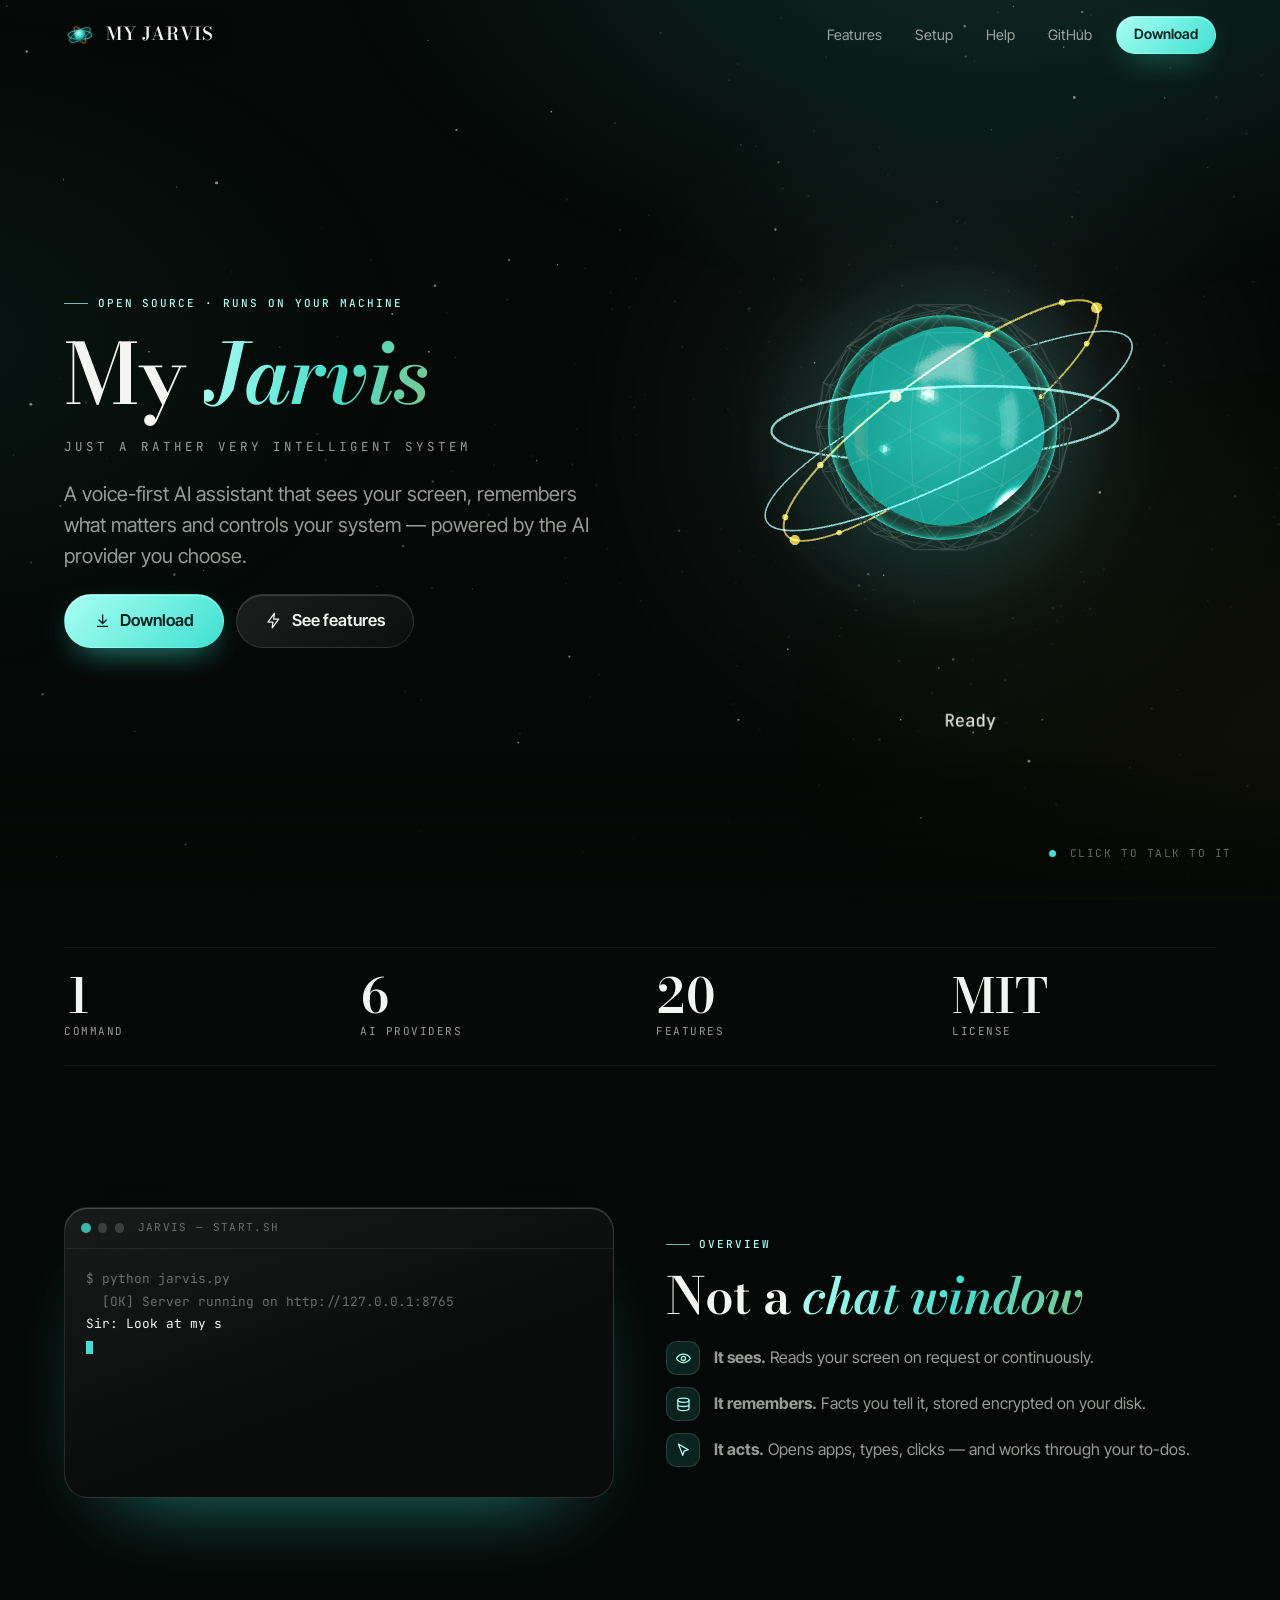
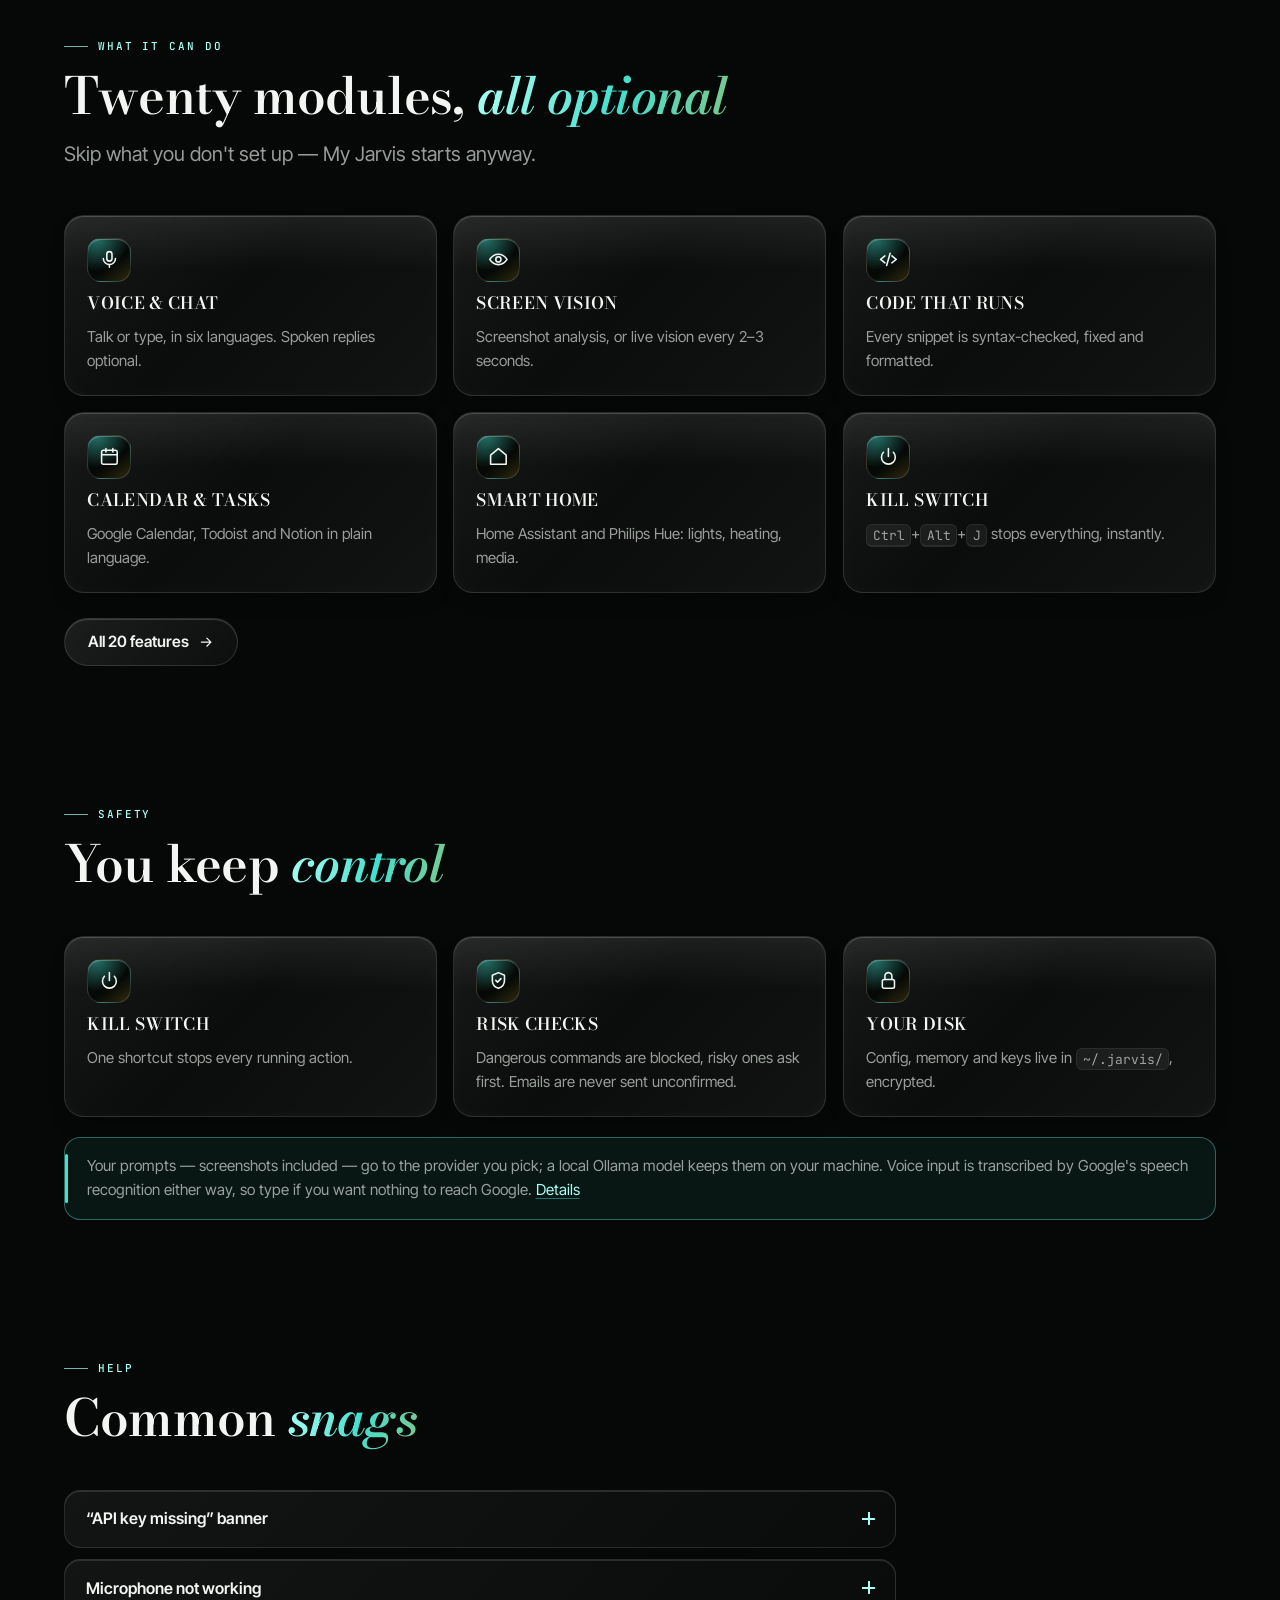
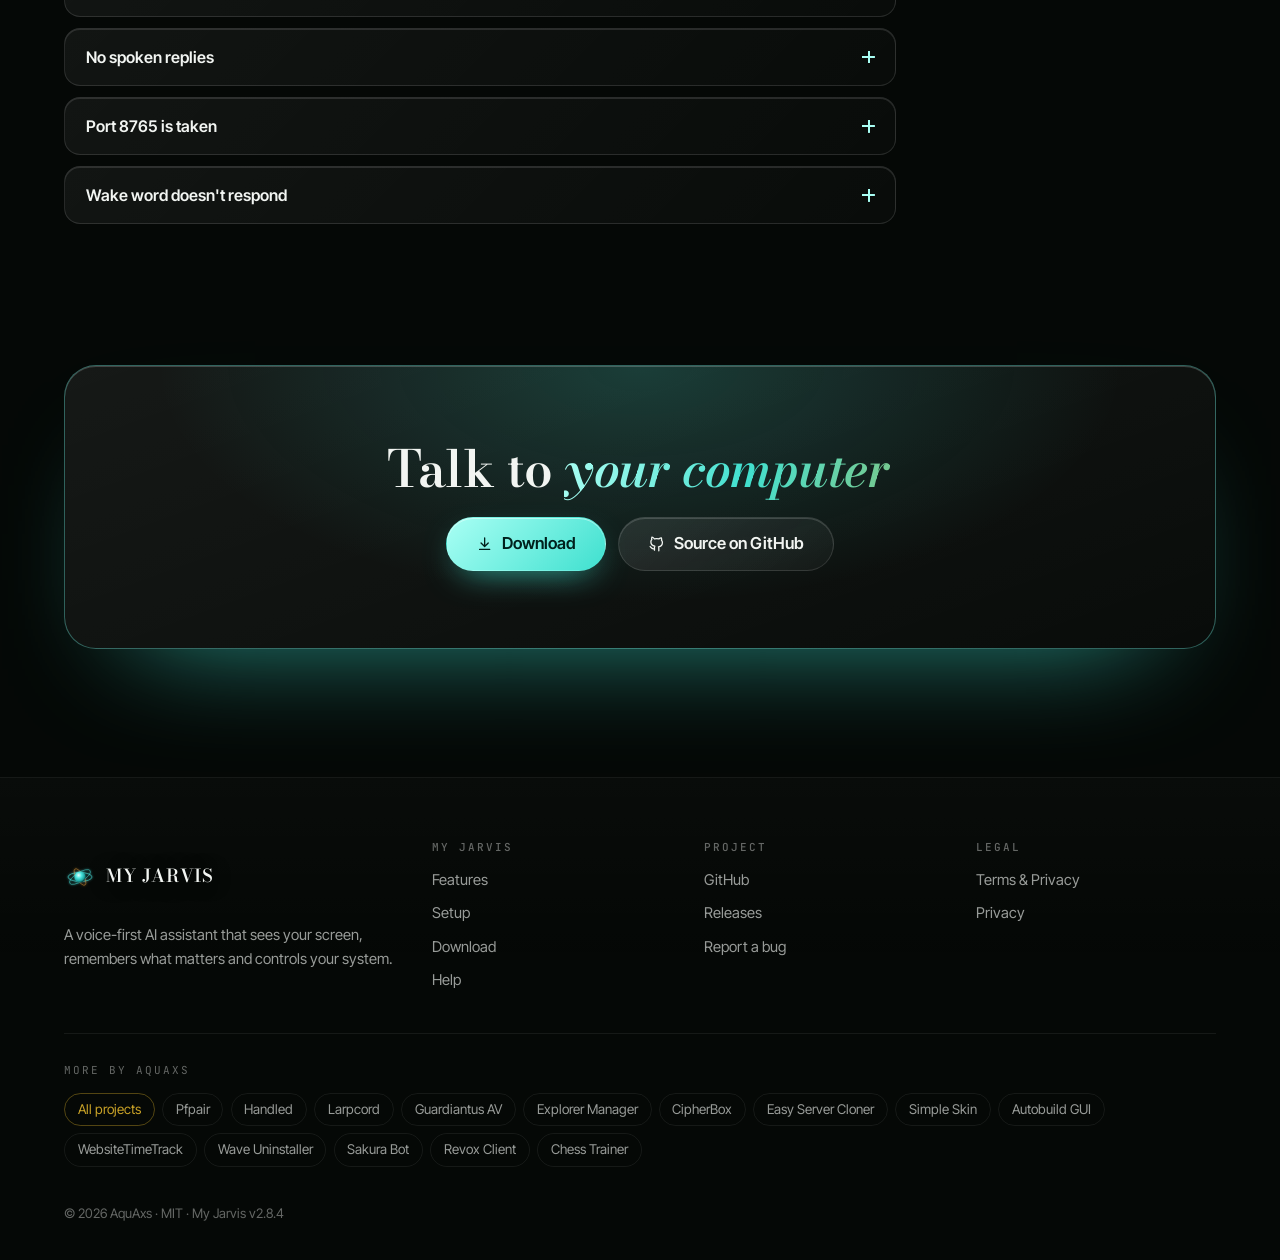
<file: site/index.html>
<!DOCTYPE html>
<html lang="en">
<head>
  <meta charset="utf-8">
  <meta name="viewport" content="width=device-width, initial-scale=1">
  <title>My Jarvis — Voice-first AI assistant for your PC</title>
  <meta name="description" content="My Jarvis is a voice-first AI assistant with screen vision, memory, system control and smart home support. Runs locally on your machine. One command to install.">
  <link rel="canonical" href="https://mybluejarvis.vercel.app/">
  <meta name="theme-color" content="#050806">
  <meta name="color-scheme" content="dark">
  <meta property="og:type" content="website">
  <meta property="og:site_name" content="My Jarvis">
  <meta property="og:title" content="My Jarvis — Voice-first AI assistant for your PC">
  <meta property="og:description" content="My Jarvis is a voice-first AI assistant with screen vision, memory, system control and smart home support. Runs locally on your machine. One command to install.">
  <meta property="og:url" content="https://mybluejarvis.vercel.app/">
  <meta property="og:image" content="https://mybluejarvis.vercel.app/assets/img/og-image.png">
  <meta property="og:image:width" content="1200">
  <meta property="og:image:height" content="630">
  <meta name="twitter:card" content="summary_large_image">
  <link rel="icon" href="favicon.svg" type="image/svg+xml">
  <link rel="apple-touch-icon" href="assets/img/apple-touch-icon.png">
  <link rel="preload" href="assets/aqx/fonts/bodoni-moda-latin-600-normal.woff2" as="font" type="font/woff2" crossorigin>
  <link rel="preload" href="assets/aqx/fonts/inter-tight-latin-wght-normal.woff2" as="font" type="font/woff2" crossorigin>
  <link rel="stylesheet" href="assets/aqx/aqx.css">
  <link rel="stylesheet" href="assets/site.css">
  <script src="assets/aqx/boot.js"></script>
  <script type="module" src="assets/aqx/aqx.js"></script>
  <script src="assets/terminal.js" defer></script>
  <script type="application/ld+json">{"@context": "https://schema.org", "@type": "SoftwareApplication", "name": "My Jarvis", "description": "My Jarvis is a voice-first AI assistant with screen vision, memory, system control and smart home support. Runs locally on your machine. One command to install.", "url": "https://mybluejarvis.vercel.app/", "applicationCategory": "UtilitiesApplication", "operatingSystem": "Windows, macOS, Linux", "offers": {"@type": "Offer", "price": "0", "priceCurrency": "USD"}, "author": {"@type": "Person", "name": "AquAxs", "url": "https://aqua.is-a.dev/"}, "image": "https://mybluejarvis.vercel.app/assets/img/og-image.png", "softwareVersion": "2.8.4", "license": "https://opensource.org/licenses/MIT", "sameAs": ["https://github.com/aquaxs1/My-Jarvis"]}</script>
</head>
<body>
  <a class="skip" href="#main">Skip to content</a>
  <canvas class="aqx-sky" aria-hidden="true"></canvas>
  <div class="aqx-aura" aria-hidden="true"></div>
  <div class="aqx-progress" aria-hidden="true"></div>

  <header class="nav" data-stuck="false" data-open="false">
    <div class="nav-inner">
      <a class="brand" href="./" aria-label="My Jarvis home"><img src="assets/img/logo.svg" alt="" width="32" height="32"><span>My Jarvis</span></a>
      <button class="nav-toggle" type="button" aria-label="Menu" aria-expanded="false" aria-controls="nav-links"><span></span></button>
      <ul class="nav-links" id="nav-links">
        <li><a href="features">Features</a></li>
        <li><a href="setup">Setup</a></li>
        <li><a href="./#help">Help</a></li>
        <li><a href="https://github.com/aquaxs1/My-Jarvis" rel="noopener">GitHub</a></li>
        <li><a class="btn btn-primary btn-sm" href="download">Download</a></li>
      </ul>
    </div>
  </header>

  <main id="main">
    <section class="hero">
      <div class="stage" data-scene="assets/scene.js" data-mode="hero" aria-hidden="true"><canvas></canvas></div>
      <div class="hero-inner">
        <div class="hero-copy">
          <span class="eyebrow">Open source · runs on your machine</span>
          <h1>My <em>Jarvis</em></h1>
          <p class="hero-sub">Just A Rather Very Intelligent System</p>
          <p class="lead">A voice-first AI assistant that sees your screen, remembers what matters and controls your system — powered by the AI provider you choose.</p>
          <div class="btn-row">
            <a class="btn btn-primary btn-lg" href="download"><svg viewBox="0 0 24 24" fill="none" stroke="currentColor" stroke-width="1.8" stroke-linecap="round" stroke-linejoin="round" aria-hidden="true"><path d="M12 4v11M7 11l5 5 5-5M5 20h14"/></svg>Download</a>
            <a class="btn btn-lg" href="features"><svg viewBox="0 0 24 24" fill="none" stroke="currentColor" stroke-width="1.8" stroke-linecap="round" stroke-linejoin="round" aria-hidden="true"><path d="M13 2 4 14h7l-1 8 9-12h-7z"/></svg>See features</a>
          </div>
        </div>
      </div>
      <span class="hero-hint">Click to talk to it</span>
    </section>

    <section class="sec">
      <div class="wrap">
        <div class="stats reveal">
          <div class="stat"><b data-count="1">1</b><span>command</span></div>
          <div class="stat"><b data-count="6">6</b><span>AI providers</span></div>
          <div class="stat"><b data-count="20">20</b><span>features</span></div>
          <div class="stat"><b>MIT</b><span>license</span></div>
        </div>
      </div>
    </section>

    <section class="sec" id="overview">
      <div class="wrap">
        <div class="split">
          <div class="showcase reveal">
            <div class="panel" aria-hidden="true">
              <div class="panel-bar"><i></i><i></i><i></i><span>jarvis — start.sh</span></div>
              <div class="panel-body terminal" id="terminal-body">
                <div class="t-m">$ python jarvis.py</div>
                <div class="t-m">  [OK] Server running on http://127.0.0.1:8765</div>
                <div class="t-u">Sir: Look at my screen</div>
                <div class="t-j">JARVIS: A merge conflict in core/brain.py, line 214.</div>
                <div class="t-u">Sir: Remember that I prefer Python</div>
                <div class="t-j">JARVIS: Stored, encrypted, in ~/.jarvis/memory.</div>
                <div class="t-u">Sir: Give me my briefing</div>
                <div class="t-j">JARVIS: 18°C, 3 events, 2 open tasks, 5 unread emails.</div>
              </div>
            </div>
          </div>
          <div class="stack reveal">
            <span class="eyebrow">Overview</span>
            <h2>Not a <em>chat window</em></h2>
            <ul class="points">
              <li><svg viewBox="0 0 24 24" fill="none" stroke="currentColor" stroke-width="1.8" stroke-linecap="round" stroke-linejoin="round" aria-hidden="true"><path d="M2 12c1.5-2.4 5-6 10-6s8.5 3.6 10 6c-1.5 2.4-5 6-10 6S3.5 14.4 2 12z"/><circle cx="12" cy="12" r="3"/></svg><span><b>It sees.</b> Reads your screen on request or continuously.</span></li>
              <li><svg viewBox="0 0 24 24" fill="none" stroke="currentColor" stroke-width="1.8" stroke-linecap="round" stroke-linejoin="round" aria-hidden="true"><ellipse cx="12" cy="6" rx="8" ry="3"/><path d="M4 6v6c0 1.700 3.600 3 8 3s8-1.300 8-3V6M4 12v6c0 1.700 3.600 3 8 3s8-1.300 8-3v-6"/></svg><span><b>It remembers.</b> Facts you tell it, stored encrypted on your disk.</span></li>
              <li><svg viewBox="0 0 24 24" fill="none" stroke="currentColor" stroke-width="1.8" stroke-linecap="round" stroke-linejoin="round" aria-hidden="true"><path d="m5 3 14 8-6 2-2 6z"/></svg><span><b>It acts.</b> Opens apps, types, clicks — and works through your to-dos.</span></li>
            </ul>
          </div>
        </div>
      </div>
    </section>

    <section class="sec" id="features">
      <div class="wrap">
        <div class="sec-head reveal">
          <span class="eyebrow">What it can do</span>
          <h2>Twenty modules, <em>all optional</em></h2>
          <p class="lead">Skip what you don't set up — My Jarvis starts anyway.</p>
        </div>
        <div class="cards" data-cols="3">
          <article class="card reveal">
            <span class="icon"><svg viewBox="0 0 24 24" fill="none" stroke="currentColor" stroke-width="1.8" stroke-linecap="round" stroke-linejoin="round" aria-hidden="true"><rect x="9" y="3" width="6" height="11" rx="3"/><path d="M5 11a7 7 0 0 0 14 0M12 18v3"/></svg></span>
            <h3>Voice &amp; chat</h3>
            <p>Talk or type, in six languages. Spoken replies optional.</p>
          </article>
          <article class="card reveal">
            <span class="icon"><svg viewBox="0 0 24 24" fill="none" stroke="currentColor" stroke-width="1.8" stroke-linecap="round" stroke-linejoin="round" aria-hidden="true"><path d="M2 12c1.5-2.4 5-6 10-6s8.5 3.6 10 6c-1.5 2.4-5 6-10 6S3.5 14.4 2 12z"/><circle cx="12" cy="12" r="3"/></svg></span>
            <h3>Screen vision</h3>
            <p>Screenshot analysis, or live vision every 2–3 seconds.</p>
          </article>
          <article class="card reveal">
            <span class="icon"><svg viewBox="0 0 24 24" fill="none" stroke="currentColor" stroke-width="1.8" stroke-linecap="round" stroke-linejoin="round" aria-hidden="true"><path d="m8 8-5 4 5 4M16 8l5 4-5 4M14 5l-4 14"/></svg></span>
            <h3>Code that runs</h3>
            <p>Every snippet is syntax-checked, fixed and formatted.</p>
          </article>
          <article class="card reveal">
            <span class="icon"><svg viewBox="0 0 24 24" fill="none" stroke="currentColor" stroke-width="1.8" stroke-linecap="round" stroke-linejoin="round" aria-hidden="true"><rect x="3" y="5" width="18" height="16" rx="2"/><path d="M3 10h18M8 3v4M16 3v4"/></svg></span>
            <h3>Calendar &amp; tasks</h3>
            <p>Google Calendar, Todoist and Notion in plain language.</p>
          </article>
          <article class="card reveal">
            <span class="icon"><svg viewBox="0 0 24 24" fill="none" stroke="currentColor" stroke-width="1.8" stroke-linecap="round" stroke-linejoin="round" aria-hidden="true"><path d="M3 10.500 12 3l9 7.500V21H3z"/></svg></span>
            <h3>Smart home</h3>
            <p>Home Assistant and Philips Hue: lights, heating, media.</p>
          </article>
          <article class="card reveal">
            <span class="icon"><svg viewBox="0 0 24 24" fill="none" stroke="currentColor" stroke-width="1.8" stroke-linecap="round" stroke-linejoin="round" aria-hidden="true"><path d="M12 3v9M6.300 7.300a8 8 0 1 0 11.400 0"/></svg></span>
            <h3>Kill switch</h3>
            <p><kbd>Ctrl</kbd>+<kbd>Alt</kbd>+<kbd>J</kbd> stops everything, instantly.</p>
          </article>
        </div>
        <div class="btn-row reveal">
          <a class="btn" href="features">All 20 features<svg viewBox="0 0 24 24" fill="none" stroke="currentColor" stroke-width="1.8" stroke-linecap="round" stroke-linejoin="round" aria-hidden="true"><path d="M5 12h14M13 6l6 6-6 6"/></svg></a>
        </div>
      </div>
    </section>

    <section class="sec" id="security">
      <div class="wrap">
        <div class="sec-head reveal">
          <span class="eyebrow">Safety</span>
          <h2>You keep <em>control</em></h2>
        </div>
        <div class="cards" data-cols="3">
          <article class="card reveal">
            <span class="icon"><svg viewBox="0 0 24 24" fill="none" stroke="currentColor" stroke-width="1.8" stroke-linecap="round" stroke-linejoin="round" aria-hidden="true"><path d="M12 3v9M6.300 7.300a8 8 0 1 0 11.400 0"/></svg></span>
            <h3>Kill switch</h3>
            <p>One shortcut stops every running action.</p>
          </article>
          <article class="card reveal">
            <span class="icon"><svg viewBox="0 0 24 24" fill="none" stroke="currentColor" stroke-width="1.8" stroke-linecap="round" stroke-linejoin="round" aria-hidden="true"><path d="M12 3 5 6v6c0 4.4 3 7.7 7 9 4-1.3 7-4.6 7-9V6z"/><path d="m9 12 2 2 4-4"/></svg></span>
            <h3>Risk checks</h3>
            <p>Dangerous commands are blocked, risky ones ask first. Emails are never sent unconfirmed.</p>
          </article>
          <article class="card reveal">
            <span class="icon"><svg viewBox="0 0 24 24" fill="none" stroke="currentColor" stroke-width="1.8" stroke-linecap="round" stroke-linejoin="round" aria-hidden="true"><rect x="5" y="11" width="14" height="10" rx="2"/><path d="M8 11V7a4 4 0 0 1 8 0v4"/></svg></span>
            <h3>Your disk</h3>
            <p>Config, memory and keys live in <code>~/.jarvis/</code>, encrypted.</p>
          </article>
        </div>
        <div class="note reveal">
          <p>Your prompts — screenshots included — go to the provider you pick; a local Ollama model keeps them on your machine. Voice input is transcribed by Google's speech recognition either way, so type if you want nothing to reach Google. <a class="textlink" href="terms#privacy">Details</a></p>
        </div>
      </div>
    </section>

    <section class="sec" id="help">
      <div class="wrap">
        <div class="sec-head reveal">
          <span class="eyebrow">Help</span>
          <h2>Common <em>snags</em></h2>
        </div>
        <div class="faq">
          <details class="reveal">
            <summary>“API key missing” banner</summary>
            <p>Open settings with <kbd>Ctrl</kbd> + <kbd>,</kbd>, pick your provider, paste the key.</p>
          </details>
          <details class="reveal">
            <summary>Microphone not working</summary>
            <p>Install PyAudio — on Windows via pipwin if the direct install fails. Without it My Jarvis falls back to <code>sounddevice</code>.</p>
            <pre data-label="terminal"><code>pip install pyaudio
# Windows fallback
pip install pipwin &amp;&amp; pipwin install pyaudio</code></pre>
          </details>
          <details class="reveal">
            <summary>No spoken replies</summary>
            <p>Check that TTS is on in settings. On Linux, install the speech engine:</p>
            <pre data-label="linux"><code>sudo apt-get install espeak-ng</code></pre>
          </details>
          <details class="reveal">
            <summary>Port 8765 is taken</summary>
            <p>My Jarvis tries 8766, 8767 and so on by itself. If it still fails, close whatever holds those ports.</p>
          </details>
          <details class="reveal">
            <summary>Wake word doesn't respond</summary>
            <p>Enable it under Settings → Activation. Without <code>pvporcupine</code> it uses Google Speech Recognition and needs internet.</p>
          </details>
        </div>
      </div>
    </section>

    <section class="sec">
      <div class="wrap">
        <div class="cta reveal">
          <h2>Talk to <em>your computer</em></h2>
          <div class="btn-row">
            <a class="btn btn-primary btn-lg" href="download"><svg viewBox="0 0 24 24" fill="none" stroke="currentColor" stroke-width="1.8" stroke-linecap="round" stroke-linejoin="round" aria-hidden="true"><path d="M12 4v11M7 11l5 5 5-5M5 20h14"/></svg>Download</a>
            <a class="btn btn-lg" href="https://github.com/aquaxs1/My-Jarvis" rel="noopener"><svg viewBox="0 0 24 24" fill="none" stroke="currentColor" stroke-width="1.8" stroke-linecap="round" stroke-linejoin="round" aria-hidden="true"><path d="M9 19c-4.500 1.500-4.500-2.500-6-3m12 6v-3.500c0-1 .100-1.400-.500-2 2.800-.300 5.500-1.400 5.500-6a4.600 4.600 0 0 0-1.300-3.200 4.200 4.200 0 0 0-.100-3.200s-1.100-.300-3.500 1.300a12.300 12.300 0 0 0-6.200 0C6.500 2.800 5.400 3.100 5.400 3.100a4.200 4.200 0 0 0-.100 3.200A4.600 4.600 0 0 0 4 9.500c0 4.600 2.700 5.700 5.500 6-.600.600-.600 1.200-.500 2V21"/></svg>Source on GitHub</a>
          </div>
        </div>
      </div>
    </section>
  </main>

  <footer class="footer">
    <div class="footer-inner">
      <div class="footer-top">
        <div class="footer-about">
          <a class="brand" href="./"><img src="assets/img/logo.svg" alt="" width="32" height="32" loading="lazy"><span>My Jarvis</span></a>
          <p>A voice-first AI assistant that sees your screen, remembers what matters and controls your system.</p>
        </div>
        <nav class="footer-col" aria-label="My Jarvis">
          <h2>My Jarvis</h2>
          <ul>
            <li><a href="features">Features</a></li>
            <li><a href="setup">Setup</a></li>
            <li><a href="download">Download</a></li>
            <li><a href="./#help">Help</a></li>
          </ul>
        </nav>
        <nav class="footer-col" aria-label="Project">
          <h2>Project</h2>
          <ul>
            <li><a href="https://github.com/aquaxs1/My-Jarvis" rel="noopener">GitHub</a></li>
            <li><a href="https://github.com/aquaxs1/My-Jarvis/releases" rel="noopener">Releases</a></li>
            <li><a href="https://github.com/aquaxs1/My-Jarvis/issues" rel="noopener">Report a bug</a></li>
          </ul>
        </nav>
        <nav class="footer-col" aria-label="Legal">
          <h2>Legal</h2>
          <ul>
            <li><a href="terms">Terms &amp; Privacy</a></li>
            <li><a href="terms#privacy">Privacy</a></li>
          </ul>
        </nav>
      </div>
      <div class="family">
        <span class="family-label">More by AquAxs</span>
        <ul>
          <li><a href="https://aqua.is-a.dev/portfolio" data-home rel="noopener">All projects</a></li>
          <li><a href="https://pfpair.app/" rel="noopener">Pfpair</a></li>
          <li><a href="https://handled-market.vercel.app/" rel="noopener">Handled</a></li>
          <li><a href="https://larpcorddc.vercel.app/" rel="noopener">Larpcord</a></li>
          <li><a href="https://guardiantus-av.vercel.app/" rel="noopener">Guardiantus AV</a></li>
          <li><a href="https://explorer-manager.vercel.app/" rel="noopener">Explorer Manager</a></li>
          <li><a href="https://cipher-box-file-encrypter.vercel.app/" rel="noopener">CipherBox</a></li>
          <li><a href="https://easy-cloner.vercel.app/" rel="noopener">Easy Server Cloner</a></li>
          <li><a href="https://simple-skin.vercel.app/" rel="noopener">Simple Skin</a></li>
          <li><a href="https://autobuild-gui.vercel.app/" rel="noopener">Autobuild GUI</a></li>
          <li><a href="https://timetrackerextension.vercel.app/" rel="noopener">WebsiteTimeTrack</a></li>
          <li><a href="https://wave-uninstaller.vercel.app/" rel="noopener">Wave Uninstaller</a></li>
          <li><a href="https://discord-sakurabot.vercel.app/" rel="noopener">Sakura Bot</a></li>
          <li><a href="https://revox-client.vercel.app/" rel="noopener">Revox Client</a></li>
          <li><a href="https://chesstrainer.cc.cd/" rel="noopener">Chess Trainer</a></li>
        </ul>
      </div>
      <div class="footer-legal">
        <p>© 2026 AquAxs · MIT · My Jarvis v2.8.4</p>
      </div>
    </div>
  </footer>
</body>
</html>
</file>
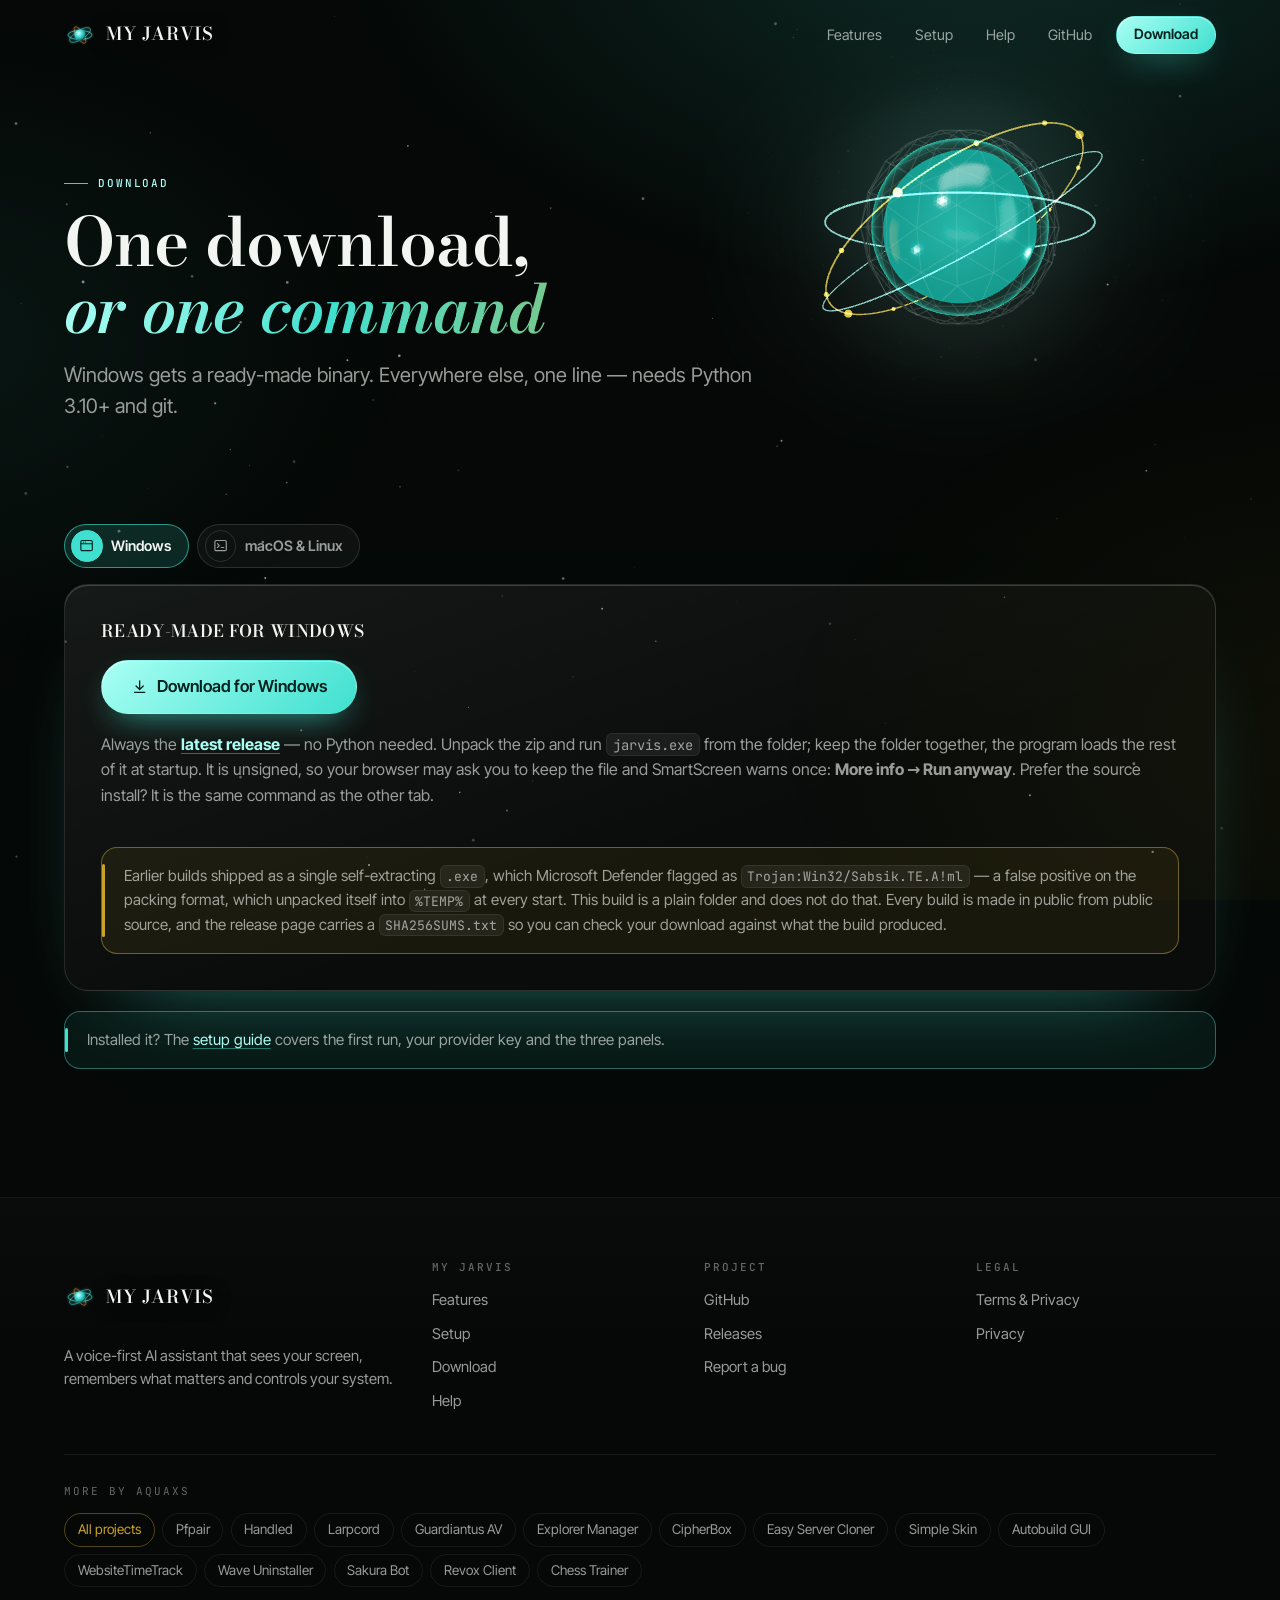
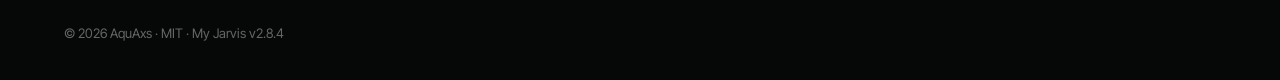
<file: site/download.html>
<!DOCTYPE html>
<html lang="en">
<head>
  <meta charset="utf-8">
  <meta name="viewport" content="width=device-width, initial-scale=1">
  <title>Download — My Jarvis</title>
  <meta name="description" content="Download My Jarvis for Windows, or install it from source on macOS and Linux with one command.">
  <link rel="canonical" href="https://mybluejarvis.vercel.app/download">
  <meta name="theme-color" content="#050806">
  <meta name="color-scheme" content="dark">
  <meta property="og:type" content="website">
  <meta property="og:site_name" content="My Jarvis">
  <meta property="og:title" content="Download — My Jarvis">
  <meta property="og:description" content="Download My Jarvis for Windows, or install it from source on macOS and Linux with one command.">
  <meta property="og:url" content="https://mybluejarvis.vercel.app/download">
  <meta property="og:image" content="https://mybluejarvis.vercel.app/assets/img/og-image.png">
  <meta property="og:image:width" content="1200">
  <meta property="og:image:height" content="630">
  <meta name="twitter:card" content="summary_large_image">
  <link rel="icon" href="favicon.svg" type="image/svg+xml">
  <link rel="apple-touch-icon" href="assets/img/apple-touch-icon.png">
  <link rel="preload" href="assets/aqx/fonts/bodoni-moda-latin-600-normal.woff2" as="font" type="font/woff2" crossorigin>
  <link rel="preload" href="assets/aqx/fonts/inter-tight-latin-wght-normal.woff2" as="font" type="font/woff2" crossorigin>
  <link rel="stylesheet" href="assets/aqx/aqx.css">
  <link rel="stylesheet" href="assets/site.css">
  <script src="assets/aqx/boot.js"></script>
  <script type="module" src="assets/aqx/aqx.js"></script>
</head>
<body>
  <a class="skip" href="#main">Skip to content</a>
  <canvas class="aqx-sky" aria-hidden="true"></canvas>
  <div class="aqx-aura" aria-hidden="true"></div>
  <div class="aqx-progress" aria-hidden="true"></div>

  <header class="nav" data-stuck="false" data-open="false">
    <div class="nav-inner">
      <a class="brand" href="./" aria-label="My Jarvis home"><img src="assets/img/logo.svg" alt="" width="32" height="32"><span>My Jarvis</span></a>
      <button class="nav-toggle" type="button" aria-label="Menu" aria-expanded="false" aria-controls="nav-links"><span></span></button>
      <ul class="nav-links" id="nav-links">
        <li><a href="features">Features</a></li>
        <li><a href="setup">Setup</a></li>
        <li><a href="./#help">Help</a></li>
        <li><a href="https://github.com/aquaxs1/My-Jarvis" rel="noopener">GitHub</a></li>
        <li><a class="btn btn-primary btn-sm" href="download">Download</a></li>
      </ul>
    </div>
  </header>

  <main id="main">
<header class="page-head">
      <div class="stage" data-scene="assets/scene.js" data-mode="mini" aria-hidden="true"><canvas></canvas></div>
      <div class="page-head-inner">
        <span class="eyebrow">Download</span>
        <h1>One download, <em>or one command</em></h1>
        <p class="lead">Windows gets a ready-made binary. Everywhere else, one line — needs Python 3.10+ and git.</p>
      </div>
    </header>

    <section class="sec" id="download">
      <div class="wrap">
        <div class="tabs reveal">
          <div class="tabs-list" role="tablist" aria-label="Choose your system">
            <button type="button" role="tab" id="os-tab-1" aria-controls="os-1" aria-selected="true"><b><svg viewBox="0 0 24 24" fill="none" stroke="currentColor" stroke-width="1.8" stroke-linecap="round" stroke-linejoin="round" aria-hidden="true"><rect x="3" y="4" width="18" height="16" rx="2"/><path d="M3 9h18M7 6.500h.010M10 6.500h.010"/></svg></b>Windows</button>
            <button type="button" role="tab" id="os-tab-2" aria-controls="os-2" aria-selected="false"><b><svg viewBox="0 0 24 24" fill="none" stroke="currentColor" stroke-width="1.8" stroke-linecap="round" stroke-linejoin="round" aria-hidden="true"><rect x="3" y="4" width="18" height="16" rx="2"/><path d="m7 9 3 3-3 3M13 15h4"/></svg></b>macOS &amp; Linux</button>
          </div>
          <div class="tabs-panel" data-cols="1" role="tabpanel" id="os-1" aria-labelledby="os-tab-1">
            <div class="stack">
              <h3>Ready-made for Windows</h3>
              <div class="btn-row">
                <a class="btn btn-primary btn-lg" href="https://github.com/aquaxs1/My-Jarvis/releases/latest/download/my-jarvis-windows-x64.zip" rel="noopener"><svg viewBox="0 0 24 24" fill="none" stroke="currentColor" stroke-width="1.8" stroke-linecap="round" stroke-linejoin="round" aria-hidden="true"><path d="M12 4v11M7 11l5 5 5-5M5 20h14"/></svg>Download for Windows</a>
              </div>
              <p>Always the <a class="textlink" href="https://github.com/aquaxs1/My-Jarvis/releases/latest" rel="noopener"><b>latest release</b></a> — no Python needed. Unpack the zip and run <code>jarvis.exe</code> from the folder; keep the folder together, the program loads the rest of it at startup. It is unsigned, so your browser may ask you to keep the file and SmartScreen warns once: <b>More info → Run anyway</b>. Prefer the source install? It is the same command as the other tab.</p>
            </div>
            <div class="note warn">
              <p>Earlier builds shipped as a single self-extracting <code>.exe</code>, which Microsoft Defender flagged as <code>Trojan:Win32/Sabsik.TE.A!ml</code> — a false positive on the packing format, which unpacked itself into <code>%TEMP%</code> at every start. This build is a plain folder and does not do that. Every build is made in public from public source, and the release page carries a <code>SHA256SUMS.txt</code> so you can check your download against what the build produced.</p>
            </div>
          </div>
          <div class="tabs-panel" data-cols="1" role="tabpanel" id="os-2" aria-labelledby="os-tab-2">
            <div class="stack">
              <h3>One command</h3>
              <pre data-label="terminal"><code>git clone https://github.com/aquaxs1/My-Jarvis.git jarvis &amp;&amp; cd jarvis &amp;&amp; chmod +x install.sh start.sh &amp;&amp; ./install.sh &amp;&amp; ./start.sh</code></pre>
            </div>
            <div class="note">
              <p>On Windows the same works with <code>install.bat</code> and <code>start.bat</code> instead of <code>./install.sh</code> and <code>./start.sh</code>. Both launchers keep the console window open if something goes wrong, so you can read the cause.</p>
            </div>
          </div>
        </div>
        <div class="note reveal">
          <p>Installed it? The <a class="textlink" href="setup">setup guide</a> covers the first run, your provider key and the three panels.</p>
        </div>
      </div>
    </section>
  </main>

  <footer class="footer">
    <div class="footer-inner">
      <div class="footer-top">
        <div class="footer-about">
          <a class="brand" href="./"><img src="assets/img/logo.svg" alt="" width="32" height="32" loading="lazy"><span>My Jarvis</span></a>
          <p>A voice-first AI assistant that sees your screen, remembers what matters and controls your system.</p>
        </div>
        <nav class="footer-col" aria-label="My Jarvis">
          <h2>My Jarvis</h2>
          <ul>
            <li><a href="features">Features</a></li>
            <li><a href="setup">Setup</a></li>
            <li><a href="download">Download</a></li>
            <li><a href="./#help">Help</a></li>
          </ul>
        </nav>
        <nav class="footer-col" aria-label="Project">
          <h2>Project</h2>
          <ul>
            <li><a href="https://github.com/aquaxs1/My-Jarvis" rel="noopener">GitHub</a></li>
            <li><a href="https://github.com/aquaxs1/My-Jarvis/releases" rel="noopener">Releases</a></li>
            <li><a href="https://github.com/aquaxs1/My-Jarvis/issues" rel="noopener">Report a bug</a></li>
          </ul>
        </nav>
        <nav class="footer-col" aria-label="Legal">
          <h2>Legal</h2>
          <ul>
            <li><a href="terms">Terms &amp; Privacy</a></li>
            <li><a href="terms#privacy">Privacy</a></li>
          </ul>
        </nav>
      </div>
      <div class="family">
        <span class="family-label">More by AquAxs</span>
        <ul>
          <li><a href="https://aqua.is-a.dev/portfolio" data-home rel="noopener">All projects</a></li>
          <li><a href="https://pfpair.app/" rel="noopener">Pfpair</a></li>
          <li><a href="https://handled-market.vercel.app/" rel="noopener">Handled</a></li>
          <li><a href="https://larpcorddc.vercel.app/" rel="noopener">Larpcord</a></li>
          <li><a href="https://guardiantus-av.vercel.app/" rel="noopener">Guardiantus AV</a></li>
          <li><a href="https://explorer-manager.vercel.app/" rel="noopener">Explorer Manager</a></li>
          <li><a href="https://cipher-box-file-encrypter.vercel.app/" rel="noopener">CipherBox</a></li>
          <li><a href="https://easy-cloner.vercel.app/" rel="noopener">Easy Server Cloner</a></li>
          <li><a href="https://simple-skin.vercel.app/" rel="noopener">Simple Skin</a></li>
          <li><a href="https://autobuild-gui.vercel.app/" rel="noopener">Autobuild GUI</a></li>
          <li><a href="https://timetrackerextension.vercel.app/" rel="noopener">WebsiteTimeTrack</a></li>
          <li><a href="https://wave-uninstaller.vercel.app/" rel="noopener">Wave Uninstaller</a></li>
          <li><a href="https://discord-sakurabot.vercel.app/" rel="noopener">Sakura Bot</a></li>
          <li><a href="https://revox-client.vercel.app/" rel="noopener">Revox Client</a></li>
          <li><a href="https://chesstrainer.cc.cd/" rel="noopener">Chess Trainer</a></li>
        </ul>
      </div>
      <div class="footer-legal">
        <p>© 2026 AquAxs · MIT · My Jarvis v2.8.4</p>
      </div>
    </div>
  </footer>
</body>
</html>
</file>
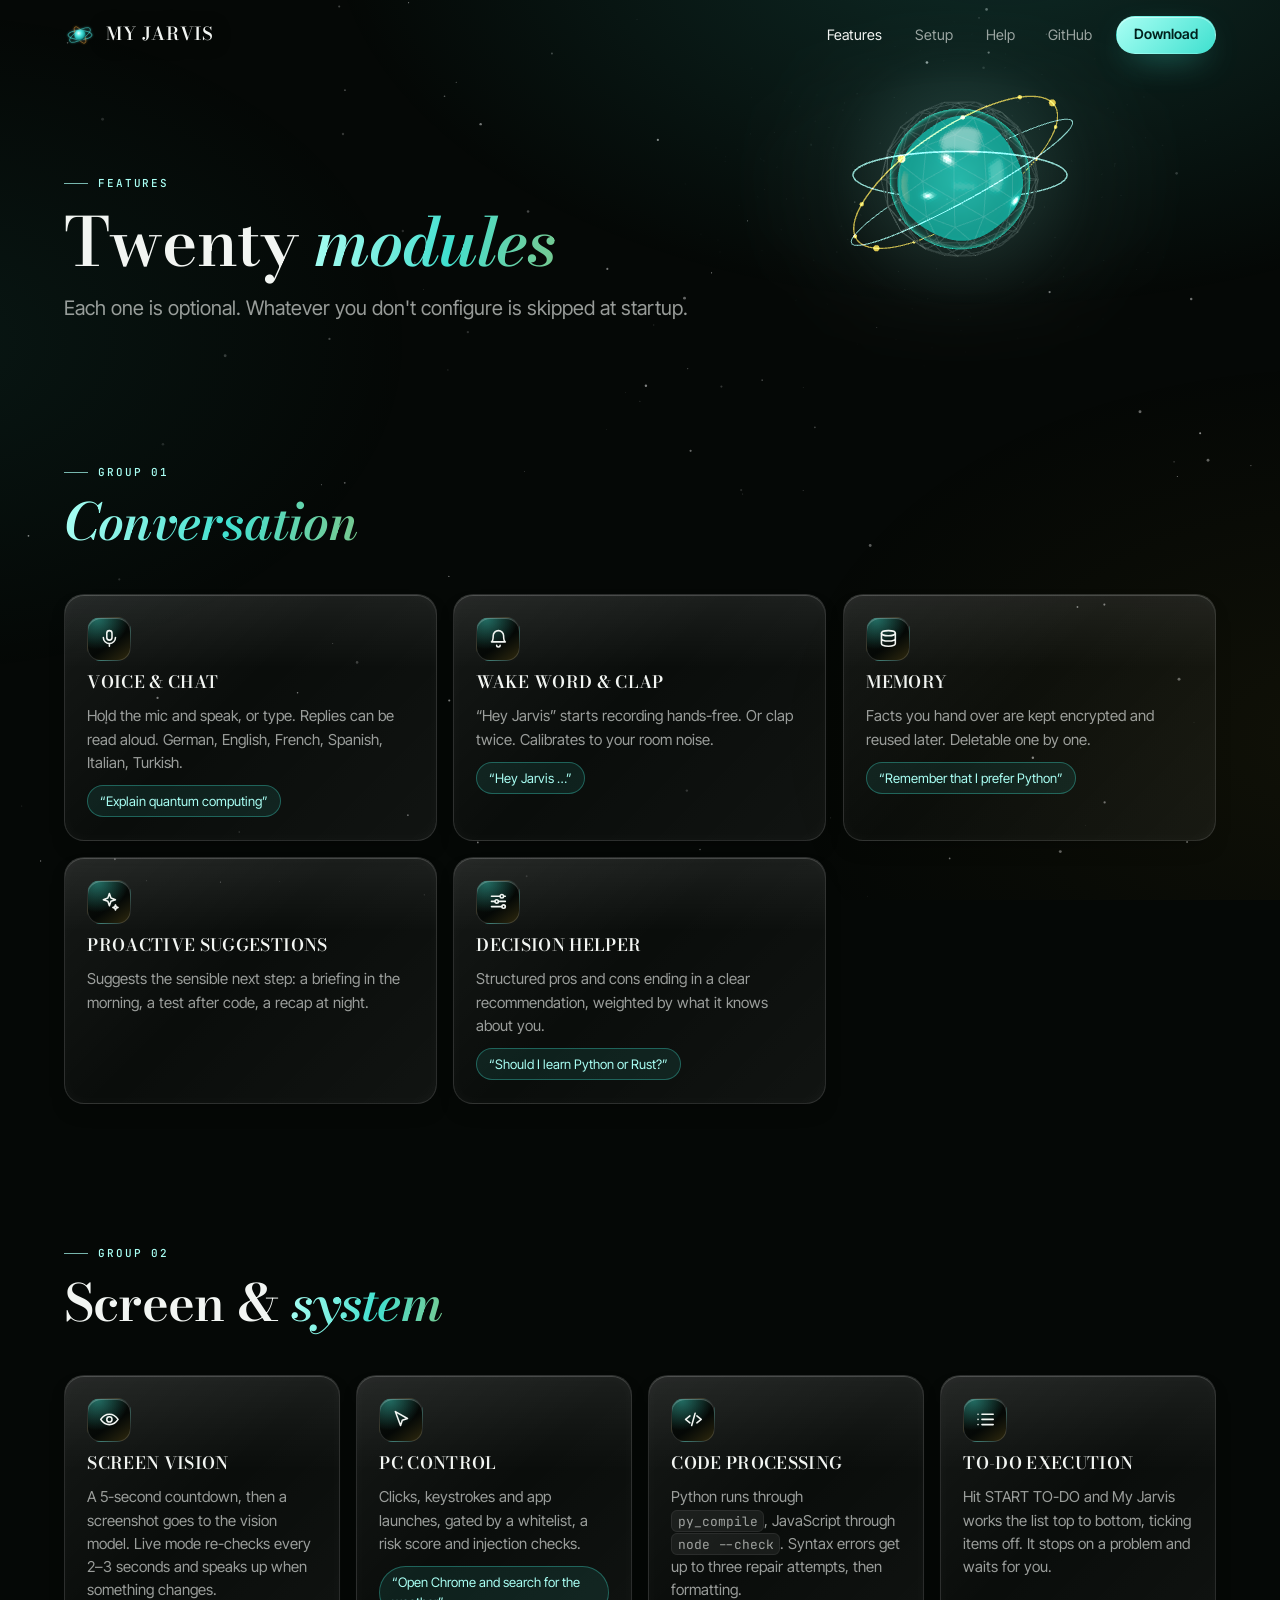
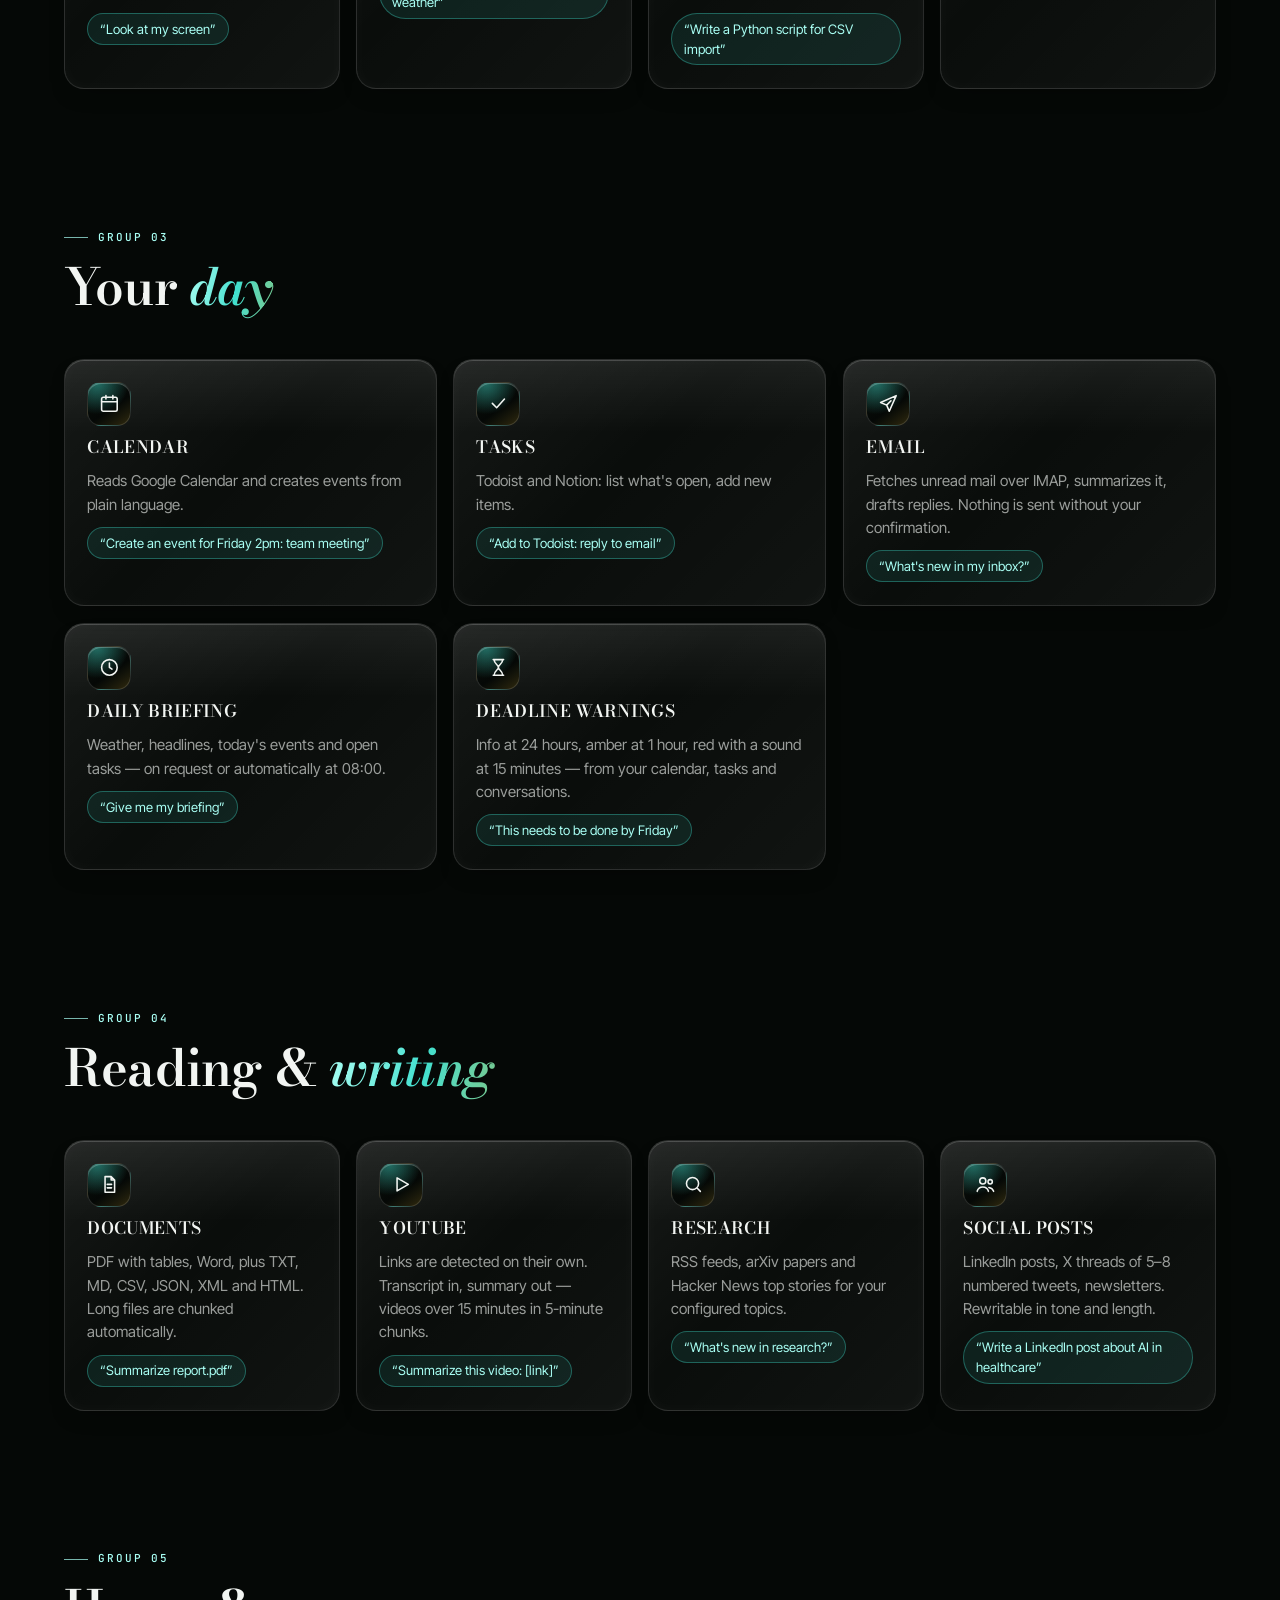
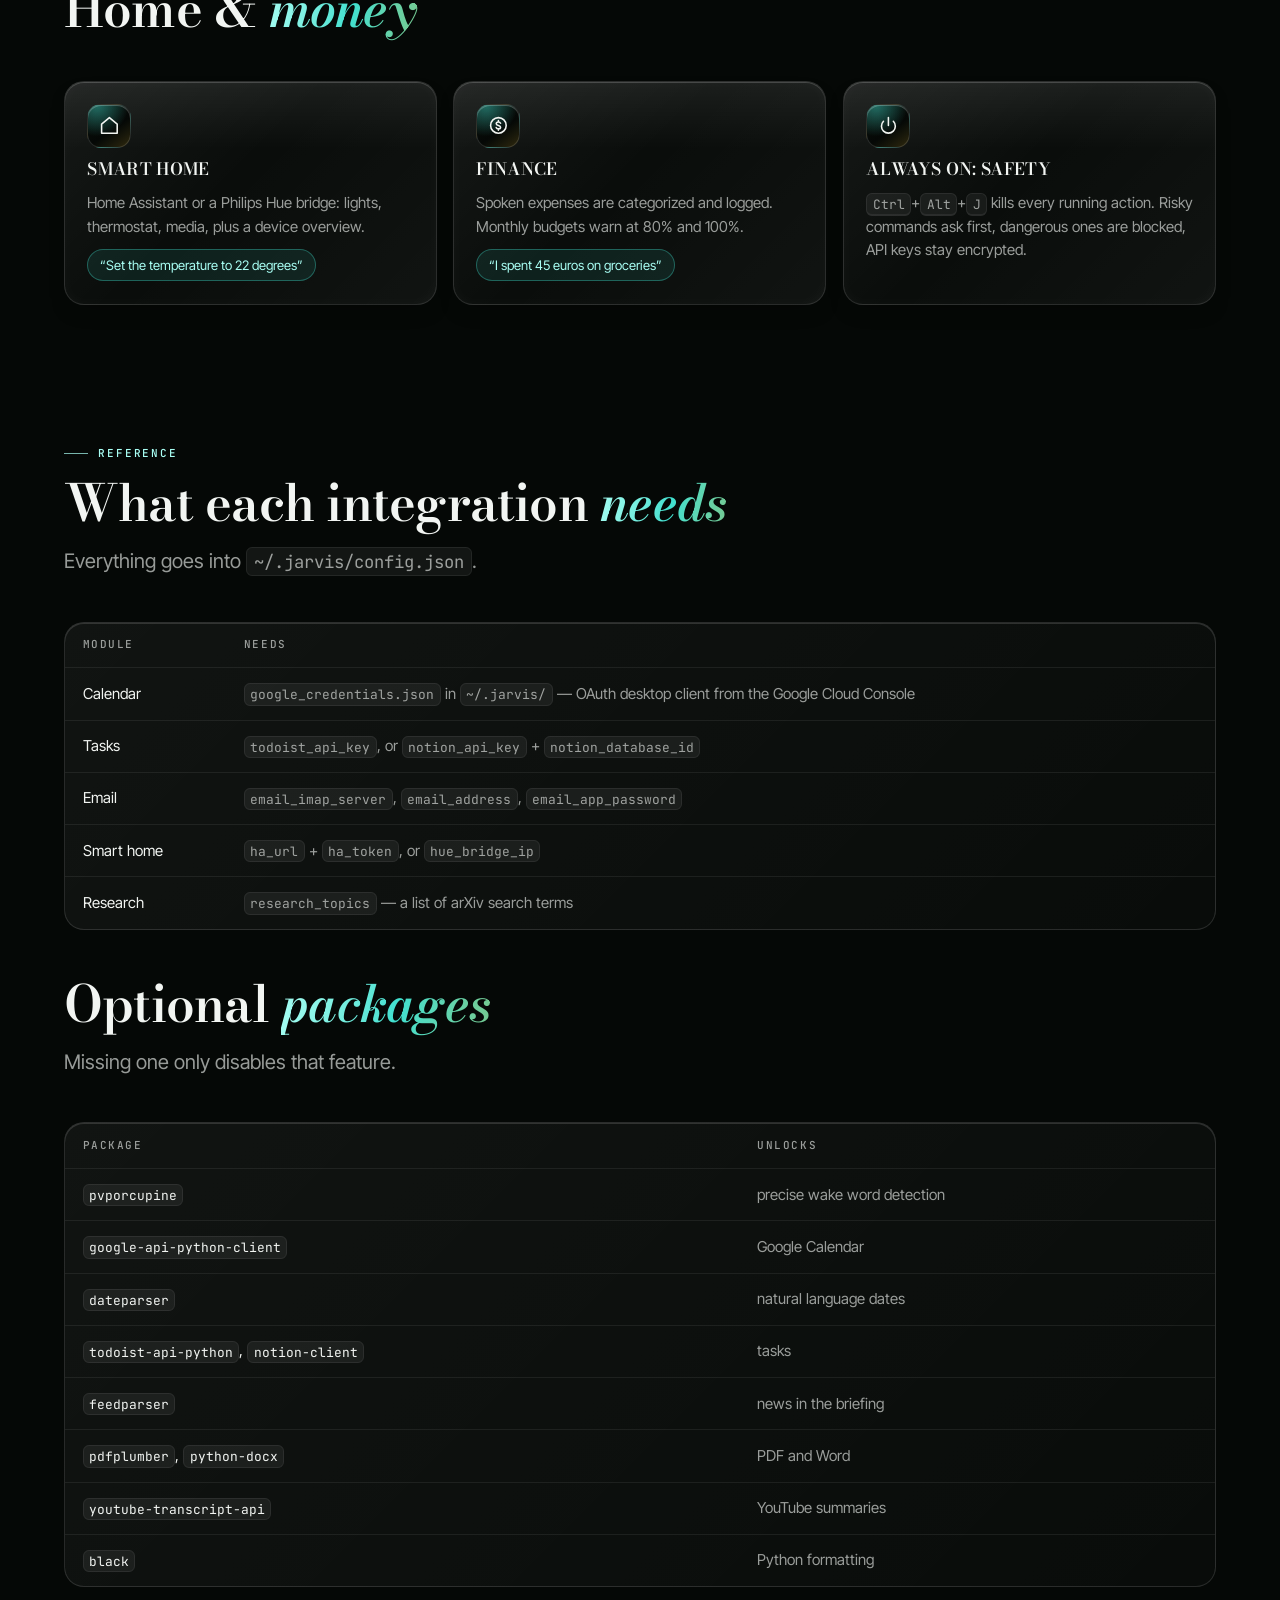
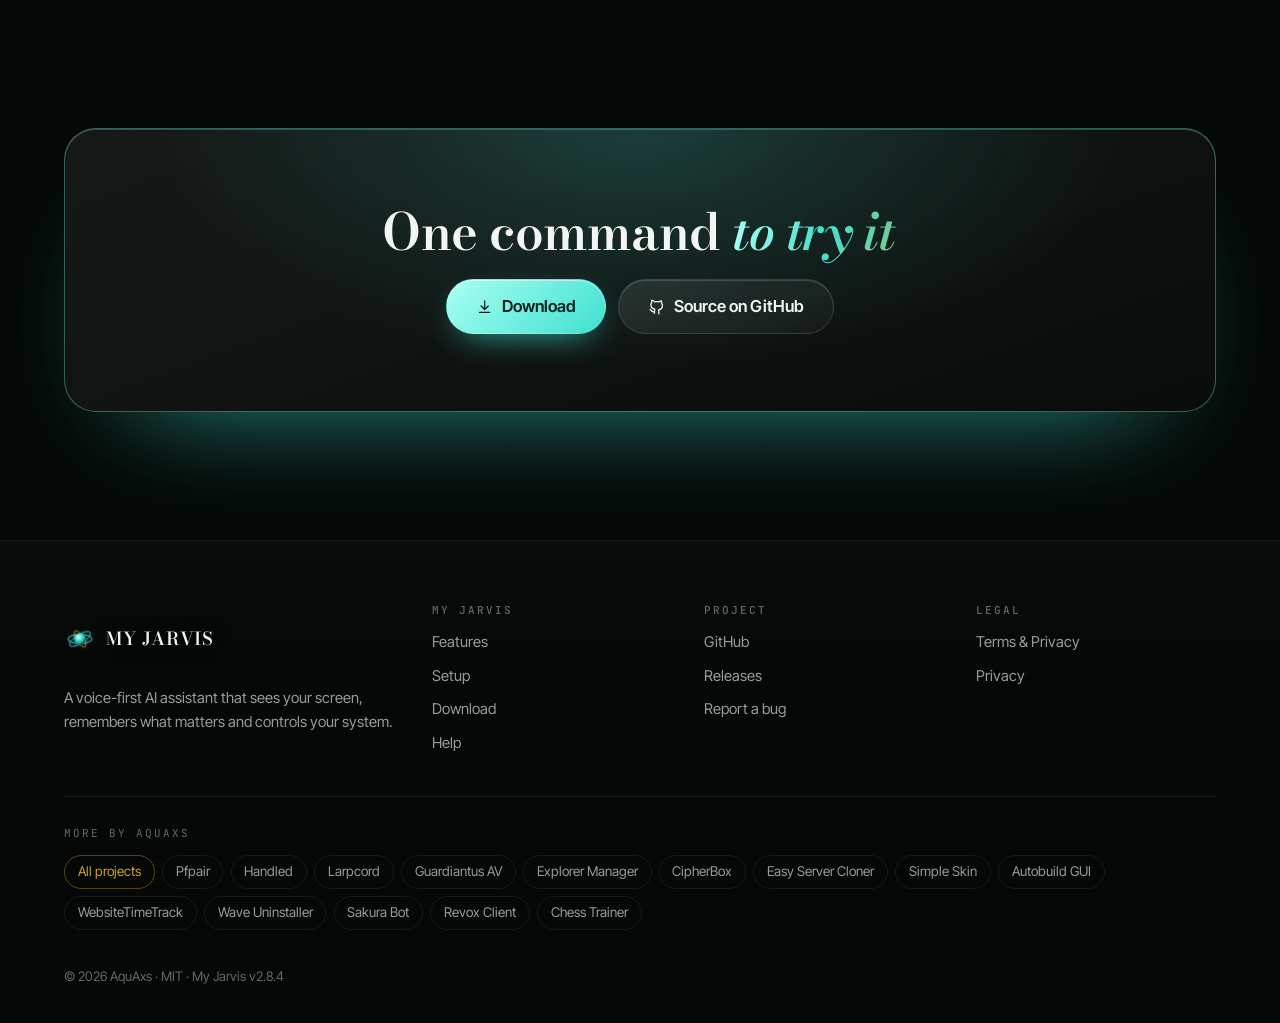
<file: site/features.html>
<!DOCTYPE html>
<html lang="en">
<head>
  <meta charset="utf-8">
  <meta name="viewport" content="width=device-width, initial-scale=1">
  <title>Features — My Jarvis</title>
  <meta name="description" content="All 20 My Jarvis modules: voice, screen vision, PC control, calendar, tasks, email, briefings, documents, smart home, finance and more.">
  <link rel="canonical" href="https://mybluejarvis.vercel.app/features">
  <meta name="theme-color" content="#050806">
  <meta name="color-scheme" content="dark">
  <meta property="og:type" content="website">
  <meta property="og:site_name" content="My Jarvis">
  <meta property="og:title" content="Features — My Jarvis">
  <meta property="og:description" content="All 20 My Jarvis modules: voice, screen vision, PC control, calendar, tasks, email, briefings, documents, smart home, finance and more.">
  <meta property="og:url" content="https://mybluejarvis.vercel.app/features">
  <meta property="og:image" content="https://mybluejarvis.vercel.app/assets/img/og-image.png">
  <meta property="og:image:width" content="1200">
  <meta property="og:image:height" content="630">
  <meta name="twitter:card" content="summary_large_image">
  <link rel="icon" href="favicon.svg" type="image/svg+xml">
  <link rel="apple-touch-icon" href="assets/img/apple-touch-icon.png">
  <link rel="preload" href="assets/aqx/fonts/bodoni-moda-latin-600-normal.woff2" as="font" type="font/woff2" crossorigin>
  <link rel="preload" href="assets/aqx/fonts/inter-tight-latin-wght-normal.woff2" as="font" type="font/woff2" crossorigin>
  <link rel="stylesheet" href="assets/aqx/aqx.css">
  <link rel="stylesheet" href="assets/site.css">
  <script src="assets/aqx/boot.js"></script>
  <script type="module" src="assets/aqx/aqx.js"></script>
</head>
<body>
  <a class="skip" href="#main">Skip to content</a>
  <canvas class="aqx-sky" aria-hidden="true"></canvas>
  <div class="aqx-aura" aria-hidden="true"></div>
  <div class="aqx-progress" aria-hidden="true"></div>

  <header class="nav" data-stuck="false" data-open="false">
    <div class="nav-inner">
      <a class="brand" href="./" aria-label="My Jarvis home"><img src="assets/img/logo.svg" alt="" width="32" height="32"><span>My Jarvis</span></a>
      <button class="nav-toggle" type="button" aria-label="Menu" aria-expanded="false" aria-controls="nav-links"><span></span></button>
      <ul class="nav-links" id="nav-links">
        <li><a href="features" aria-current="page">Features</a></li>
        <li><a href="setup">Setup</a></li>
        <li><a href="./#help">Help</a></li>
        <li><a href="https://github.com/aquaxs1/My-Jarvis" rel="noopener">GitHub</a></li>
        <li><a class="btn btn-primary btn-sm" href="download">Download</a></li>
      </ul>
    </div>
  </header>

  <main id="main">
<header class="page-head">
      <div class="stage" data-scene="assets/scene.js" data-mode="mini" aria-hidden="true"><canvas></canvas></div>
      <div class="page-head-inner">
        <span class="eyebrow">Features</span>
        <h1>Twenty <em>modules</em></h1>
        <p class="lead">Each one is optional. Whatever you don't configure is skipped at startup.</p>
      </div>
    </header>

    <section class="sec">
      <div class="wrap">
        <div class="sec-head reveal">
          <span class="eyebrow">Group 01</span>
          <h2><em>Conversation</em></h2>
        </div>
        <div class="cards" data-cols="3">
          <article class="card reveal">
            <span class="icon"><svg viewBox="0 0 24 24" fill="none" stroke="currentColor" stroke-width="1.8" stroke-linecap="round" stroke-linejoin="round" aria-hidden="true"><rect x="9" y="3" width="6" height="11" rx="3"/><path d="M5 11a7 7 0 0 0 14 0M12 18v3"/></svg></span>
            <h3>Voice &amp; chat</h3>
            <p>Hold the mic and speak, or type. Replies can be read aloud. German, English, French, Spanish, Italian, Turkish.</p>
            <p class="say">“Explain quantum computing”</p>
          </article>
          <article class="card reveal">
            <span class="icon"><svg viewBox="0 0 24 24" fill="none" stroke="currentColor" stroke-width="1.8" stroke-linecap="round" stroke-linejoin="round" aria-hidden="true"><path d="M6 9a6 6 0 0 1 12 0c0 6 2 7 2 7H4s2-1 2-7M10 20a2 2 0 0 0 4 0"/></svg></span>
            <h3>Wake word &amp; clap</h3>
            <p>“Hey Jarvis” starts recording hands-free. Or clap twice. Calibrates to your room noise.</p>
            <p class="say">“Hey Jarvis …”</p>
          </article>
          <article class="card reveal">
            <span class="icon"><svg viewBox="0 0 24 24" fill="none" stroke="currentColor" stroke-width="1.8" stroke-linecap="round" stroke-linejoin="round" aria-hidden="true"><ellipse cx="12" cy="6" rx="8" ry="3"/><path d="M4 6v6c0 1.700 3.600 3 8 3s8-1.300 8-3V6M4 12v6c0 1.700 3.600 3 8 3s8-1.300 8-3v-6"/></svg></span>
            <h3>Memory</h3>
            <p>Facts you hand over are kept encrypted and reused later. Deletable one by one.</p>
            <p class="say">“Remember that I prefer Python”</p>
          </article>
          <article class="card reveal">
            <span class="icon"><svg viewBox="0 0 24 24" fill="none" stroke="currentColor" stroke-width="1.8" stroke-linecap="round" stroke-linejoin="round" aria-hidden="true"><path d="M12 3l1.800 5.200L19 10l-5.200 1.800L12 17l-1.800-5.200L5 10l5.200-1.800zM19 16l.800 2.200L22 19l-2.200.800L19 22l-.800-2.200L16 19l2.200-.800z"/></svg></span>
            <h3>Proactive suggestions</h3>
            <p>Suggests the sensible next step: a briefing in the morning, a test after code, a recap at night.</p>
          </article>
          <article class="card reveal">
            <span class="icon"><svg viewBox="0 0 24 24" fill="none" stroke="currentColor" stroke-width="1.8" stroke-linecap="round" stroke-linejoin="round" aria-hidden="true"><path d="M4 6h10M18 6h2M4 12h4M12 12h8M4 18h12M20 18h.010"/><circle cx="16" cy="6" r="2"/><circle cx="10" cy="12" r="2"/><circle cx="18" cy="18" r="2"/></svg></span>
            <h3>Decision helper</h3>
            <p>Structured pros and cons ending in a clear recommendation, weighted by what it knows about you.</p>
            <p class="say">“Should I learn Python or Rust?”</p>
          </article>
        </div>
      </div>
    </section>

    <section class="sec">
      <div class="wrap">
        <div class="sec-head reveal">
          <span class="eyebrow">Group 02</span>
          <h2>Screen &amp; <em>system</em></h2>
        </div>
        <div class="cards" data-cols="4">
          <article class="card reveal">
            <span class="icon"><svg viewBox="0 0 24 24" fill="none" stroke="currentColor" stroke-width="1.8" stroke-linecap="round" stroke-linejoin="round" aria-hidden="true"><path d="M2 12c1.5-2.4 5-6 10-6s8.5 3.6 10 6c-1.5 2.4-5 6-10 6S3.5 14.4 2 12z"/><circle cx="12" cy="12" r="3"/></svg></span>
            <h3>Screen vision</h3>
            <p>A 5-second countdown, then a screenshot goes to the vision model. Live mode re-checks every 2–3 seconds and speaks up when something changes.</p>
            <p class="say">“Look at my screen”</p>
          </article>
          <article class="card reveal">
            <span class="icon"><svg viewBox="0 0 24 24" fill="none" stroke="currentColor" stroke-width="1.8" stroke-linecap="round" stroke-linejoin="round" aria-hidden="true"><path d="m5 3 14 8-6 2-2 6z"/></svg></span>
            <h3>PC control</h3>
            <p>Clicks, keystrokes and app launches, gated by a whitelist, a risk score and injection checks.</p>
            <p class="say">“Open Chrome and search for the weather”</p>
          </article>
          <article class="card reveal">
            <span class="icon"><svg viewBox="0 0 24 24" fill="none" stroke="currentColor" stroke-width="1.8" stroke-linecap="round" stroke-linejoin="round" aria-hidden="true"><path d="m8 8-5 4 5 4M16 8l5 4-5 4M14 5l-4 14"/></svg></span>
            <h3>Code processing</h3>
            <p>Python runs through <code>py_compile</code>, JavaScript through <code>node --check</code>. Syntax errors get up to three repair attempts, then formatting.</p>
            <p class="say">“Write a Python script for CSV import”</p>
          </article>
          <article class="card reveal">
            <span class="icon"><svg viewBox="0 0 24 24" fill="none" stroke="currentColor" stroke-width="1.8" stroke-linecap="round" stroke-linejoin="round" aria-hidden="true"><path d="M8 6h13M8 12h13M8 18h13M3.500 6h.010M3.500 12h.010M3.500 18h.010"/></svg></span>
            <h3>To-do execution</h3>
            <p>Hit START TO-DO and My Jarvis works the list top to bottom, ticking items off. It stops on a problem and waits for you.</p>
          </article>
        </div>
      </div>
    </section>

    <section class="sec">
      <div class="wrap">
        <div class="sec-head reveal">
          <span class="eyebrow">Group 03</span>
          <h2>Your <em>day</em></h2>
        </div>
        <div class="cards" data-cols="3">
          <article class="card reveal">
            <span class="icon"><svg viewBox="0 0 24 24" fill="none" stroke="currentColor" stroke-width="1.8" stroke-linecap="round" stroke-linejoin="round" aria-hidden="true"><rect x="3" y="5" width="18" height="16" rx="2"/><path d="M3 10h18M8 3v4M16 3v4"/></svg></span>
            <h3>Calendar</h3>
            <p>Reads Google Calendar and creates events from plain language.</p>
            <p class="say">“Create an event for Friday 2pm: team meeting”</p>
          </article>
          <article class="card reveal">
            <span class="icon"><svg viewBox="0 0 24 24" fill="none" stroke="currentColor" stroke-width="1.8" stroke-linecap="round" stroke-linejoin="round" aria-hidden="true"><path d="m5 12 5 5 9-10"/></svg></span>
            <h3>Tasks</h3>
            <p>Todoist and Notion: list what's open, add new items.</p>
            <p class="say">“Add to Todoist: reply to email”</p>
          </article>
          <article class="card reveal">
            <span class="icon"><svg viewBox="0 0 24 24" fill="none" stroke="currentColor" stroke-width="1.8" stroke-linecap="round" stroke-linejoin="round" aria-hidden="true"><path d="M21 3 3 11l7 3 3 7zM10 14l5-5"/></svg></span>
            <h3>Email</h3>
            <p>Fetches unread mail over IMAP, summarizes it, drafts replies. Nothing is sent without your confirmation.</p>
            <p class="say">“What's new in my inbox?”</p>
          </article>
          <article class="card reveal">
            <span class="icon"><svg viewBox="0 0 24 24" fill="none" stroke="currentColor" stroke-width="1.8" stroke-linecap="round" stroke-linejoin="round" aria-hidden="true"><circle cx="12" cy="12" r="9"/><path d="M12 7v5l3 2"/></svg></span>
            <h3>Daily briefing</h3>
            <p>Weather, headlines, today's events and open tasks — on request or automatically at 08:00.</p>
            <p class="say">“Give me my briefing”</p>
          </article>
          <article class="card reveal">
            <span class="icon"><svg viewBox="0 0 24 24" fill="none" stroke="currentColor" stroke-width="1.8" stroke-linecap="round" stroke-linejoin="round" aria-hidden="true"><path d="M6 3h12M6 21h12M7 3c0 5 5 6 5 9s-5 4-5 9M17 3c0 5-5 6-5 9s5 4 5 9"/></svg></span>
            <h3>Deadline warnings</h3>
            <p>Info at 24 hours, amber at 1 hour, red with a sound at 15 minutes — from your calendar, tasks and conversations.</p>
            <p class="say">“This needs to be done by Friday”</p>
          </article>
        </div>
      </div>
    </section>

    <section class="sec">
      <div class="wrap">
        <div class="sec-head reveal">
          <span class="eyebrow">Group 04</span>
          <h2>Reading &amp; <em>writing</em></h2>
        </div>
        <div class="cards" data-cols="4">
          <article class="card reveal">
            <span class="icon"><svg viewBox="0 0 24 24" fill="none" stroke="currentColor" stroke-width="1.8" stroke-linecap="round" stroke-linejoin="round" aria-hidden="true"><path d="M7 3h7l4 4v14H7zM14 3v4h4M9.500 12h5M9.500 16h5"/></svg></span>
            <h3>Documents</h3>
            <p>PDF with tables, Word, plus TXT, MD, CSV, JSON, XML and HTML. Long files are chunked automatically.</p>
            <p class="say">“Summarize report.pdf”</p>
          </article>
          <article class="card reveal">
            <span class="icon"><svg viewBox="0 0 24 24" fill="none" stroke="currentColor" stroke-width="1.8" stroke-linecap="round" stroke-linejoin="round" aria-hidden="true"><path d="M7 4.500v15l13-7.500z"/></svg></span>
            <h3>YouTube</h3>
            <p>Links are detected on their own. Transcript in, summary out — videos over 15 minutes in 5-minute chunks.</p>
            <p class="say">“Summarize this video: [link]”</p>
          </article>
          <article class="card reveal">
            <span class="icon"><svg viewBox="0 0 24 24" fill="none" stroke="currentColor" stroke-width="1.8" stroke-linecap="round" stroke-linejoin="round" aria-hidden="true"><circle cx="11" cy="11" r="7"/><path d="m20 20-3.500-3.500"/></svg></span>
            <h3>Research</h3>
            <p>RSS feeds, arXiv papers and Hacker News top stories for your configured topics.</p>
            <p class="say">“What's new in research?”</p>
          </article>
          <article class="card reveal">
            <span class="icon"><svg viewBox="0 0 24 24" fill="none" stroke="currentColor" stroke-width="1.8" stroke-linecap="round" stroke-linejoin="round" aria-hidden="true"><circle cx="9" cy="8" r="3.5"/><path d="M2.5 20c1-3.5 3.5-5 6.5-5s5.5 1.5 6.5 5"/><circle cx="17.5" cy="9" r="2.5"/><path d="M16 15.5c2.5.3 4.5 1.6 5.5 4.5"/></svg></span>
            <h3>Social posts</h3>
            <p>LinkedIn posts, X threads of 5–8 numbered tweets, newsletters. Rewritable in tone and length.</p>
            <p class="say">“Write a LinkedIn post about AI in healthcare”</p>
          </article>
        </div>
      </div>
    </section>

    <section class="sec">
      <div class="wrap">
        <div class="sec-head reveal">
          <span class="eyebrow">Group 05</span>
          <h2>Home &amp; <em>money</em></h2>
        </div>
        <div class="cards" data-cols="3">
          <article class="card reveal">
            <span class="icon"><svg viewBox="0 0 24 24" fill="none" stroke="currentColor" stroke-width="1.8" stroke-linecap="round" stroke-linejoin="round" aria-hidden="true"><path d="M3 10.500 12 3l9 7.500V21H3z"/></svg></span>
            <h3>Smart home</h3>
            <p>Home Assistant or a Philips Hue bridge: lights, thermostat, media, plus a device overview.</p>
            <p class="say">“Set the temperature to 22 degrees”</p>
          </article>
          <article class="card reveal">
            <span class="icon"><svg viewBox="0 0 24 24" fill="none" stroke="currentColor" stroke-width="1.8" stroke-linecap="round" stroke-linejoin="round" aria-hidden="true"><circle cx="12" cy="12" r="9"/><path d="M14.500 9.500c-.500-1-1.400-1.500-2.500-1.500-1.500 0-2.500.800-2.500 2s1 1.700 2.500 2 2.500.800 2.500 2-1 2-2.500 2c-1.100 0-2-.500-2.500-1.500M12 6.500V8M12 16v1.500"/></svg></span>
            <h3>Finance</h3>
            <p>Spoken expenses are categorized and logged. Monthly budgets warn at 80% and 100%.</p>
            <p class="say">“I spent 45 euros on groceries”</p>
          </article>
          <article class="card reveal">
            <span class="icon"><svg viewBox="0 0 24 24" fill="none" stroke="currentColor" stroke-width="1.8" stroke-linecap="round" stroke-linejoin="round" aria-hidden="true"><path d="M12 3v9M6.300 7.300a8 8 0 1 0 11.400 0"/></svg></span>
            <h3>Always on: safety</h3>
            <p><kbd>Ctrl</kbd>+<kbd>Alt</kbd>+<kbd>J</kbd> kills every running action. Risky commands ask first, dangerous ones are blocked, API keys stay encrypted.</p>
          </article>
        </div>
      </div>
    </section>

    <section class="sec" id="reference">
      <div class="wrap">
        <div class="sec-head reveal">
          <span class="eyebrow">Reference</span>
          <h2>What each integration <em>needs</em></h2>
          <p class="lead">Everything goes into <code>~/.jarvis/config.json</code>.</p>
        </div>
        <div class="table-wrap reveal">
          <table>
            <thead>
              <tr>
                <th>Module</th>
                <th>Needs</th>
              </tr>
            </thead>
            <tbody>
              <tr>
                <td>Calendar</td>
                <td><code>google_credentials.json</code> in <code>~/.jarvis/</code> — OAuth desktop client from the Google Cloud Console</td>
              </tr>
              <tr>
                <td>Tasks</td>
                <td><code>todoist_api_key</code>, or <code>notion_api_key</code> + <code>notion_database_id</code></td>
              </tr>
              <tr>
                <td>Email</td>
                <td><code>email_imap_server</code>, <code>email_address</code>, <code>email_app_password</code></td>
              </tr>
              <tr>
                <td>Smart home</td>
                <td><code>ha_url</code> + <code>ha_token</code>, or <code>hue_bridge_ip</code></td>
              </tr>
              <tr>
                <td>Research</td>
                <td><code>research_topics</code> — a list of arXiv search terms</td>
              </tr>
            </tbody>
          </table>
        </div>
        <div class="sec-head reveal sub-head">
          <h2>Optional <em>packages</em></h2>
          <p class="lead">Missing one only disables that feature.</p>
        </div>
        <div class="table-wrap reveal">
          <table>
            <thead>
              <tr>
                <th>Package</th>
                <th>Unlocks</th>
              </tr>
            </thead>
            <tbody>
              <tr>
                <td><code>pvporcupine</code></td>
                <td>precise wake word detection</td>
              </tr>
              <tr>
                <td><code>google-api-python-client</code></td>
                <td>Google Calendar</td>
              </tr>
              <tr>
                <td><code>dateparser</code></td>
                <td>natural language dates</td>
              </tr>
              <tr>
                <td><code>todoist-api-python</code>, <code>notion-client</code></td>
                <td>tasks</td>
              </tr>
              <tr>
                <td><code>feedparser</code></td>
                <td>news in the briefing</td>
              </tr>
              <tr>
                <td><code>pdfplumber</code>, <code>python-docx</code></td>
                <td>PDF and Word</td>
              </tr>
              <tr>
                <td><code>youtube-transcript-api</code></td>
                <td>YouTube summaries</td>
              </tr>
              <tr>
                <td><code>black</code></td>
                <td>Python formatting</td>
              </tr>
            </tbody>
          </table>
        </div>
      </div>
    </section>

    <section class="sec">
      <div class="wrap">
        <div class="cta reveal">
          <h2>One command <em>to try it</em></h2>
          <div class="btn-row">
            <a class="btn btn-primary btn-lg" href="download"><svg viewBox="0 0 24 24" fill="none" stroke="currentColor" stroke-width="1.8" stroke-linecap="round" stroke-linejoin="round" aria-hidden="true"><path d="M12 4v11M7 11l5 5 5-5M5 20h14"/></svg>Download</a>
            <a class="btn btn-lg" href="https://github.com/aquaxs1/My-Jarvis" rel="noopener"><svg viewBox="0 0 24 24" fill="none" stroke="currentColor" stroke-width="1.8" stroke-linecap="round" stroke-linejoin="round" aria-hidden="true"><path d="M9 19c-4.500 1.500-4.500-2.500-6-3m12 6v-3.500c0-1 .100-1.400-.500-2 2.800-.300 5.500-1.400 5.500-6a4.600 4.600 0 0 0-1.300-3.200 4.200 4.200 0 0 0-.100-3.200s-1.100-.300-3.500 1.300a12.300 12.300 0 0 0-6.200 0C6.500 2.800 5.400 3.100 5.400 3.100a4.200 4.200 0 0 0-.100 3.200A4.600 4.600 0 0 0 4 9.500c0 4.600 2.700 5.700 5.500 6-.600.600-.600 1.200-.500 2V21"/></svg>Source on GitHub</a>
          </div>
        </div>
      </div>
    </section>
  </main>

  <footer class="footer">
    <div class="footer-inner">
      <div class="footer-top">
        <div class="footer-about">
          <a class="brand" href="./"><img src="assets/img/logo.svg" alt="" width="32" height="32" loading="lazy"><span>My Jarvis</span></a>
          <p>A voice-first AI assistant that sees your screen, remembers what matters and controls your system.</p>
        </div>
        <nav class="footer-col" aria-label="My Jarvis">
          <h2>My Jarvis</h2>
          <ul>
            <li><a href="features">Features</a></li>
            <li><a href="setup">Setup</a></li>
            <li><a href="download">Download</a></li>
            <li><a href="./#help">Help</a></li>
          </ul>
        </nav>
        <nav class="footer-col" aria-label="Project">
          <h2>Project</h2>
          <ul>
            <li><a href="https://github.com/aquaxs1/My-Jarvis" rel="noopener">GitHub</a></li>
            <li><a href="https://github.com/aquaxs1/My-Jarvis/releases" rel="noopener">Releases</a></li>
            <li><a href="https://github.com/aquaxs1/My-Jarvis/issues" rel="noopener">Report a bug</a></li>
          </ul>
        </nav>
        <nav class="footer-col" aria-label="Legal">
          <h2>Legal</h2>
          <ul>
            <li><a href="terms">Terms &amp; Privacy</a></li>
            <li><a href="terms#privacy">Privacy</a></li>
          </ul>
        </nav>
      </div>
      <div class="family">
        <span class="family-label">More by AquAxs</span>
        <ul>
          <li><a href="https://aqua.is-a.dev/portfolio" data-home rel="noopener">All projects</a></li>
          <li><a href="https://pfpair.app/" rel="noopener">Pfpair</a></li>
          <li><a href="https://handled-market.vercel.app/" rel="noopener">Handled</a></li>
          <li><a href="https://larpcorddc.vercel.app/" rel="noopener">Larpcord</a></li>
          <li><a href="https://guardiantus-av.vercel.app/" rel="noopener">Guardiantus AV</a></li>
          <li><a href="https://explorer-manager.vercel.app/" rel="noopener">Explorer Manager</a></li>
          <li><a href="https://cipher-box-file-encrypter.vercel.app/" rel="noopener">CipherBox</a></li>
          <li><a href="https://easy-cloner.vercel.app/" rel="noopener">Easy Server Cloner</a></li>
          <li><a href="https://simple-skin.vercel.app/" rel="noopener">Simple Skin</a></li>
          <li><a href="https://autobuild-gui.vercel.app/" rel="noopener">Autobuild GUI</a></li>
          <li><a href="https://timetrackerextension.vercel.app/" rel="noopener">WebsiteTimeTrack</a></li>
          <li><a href="https://wave-uninstaller.vercel.app/" rel="noopener">Wave Uninstaller</a></li>
          <li><a href="https://discord-sakurabot.vercel.app/" rel="noopener">Sakura Bot</a></li>
          <li><a href="https://revox-client.vercel.app/" rel="noopener">Revox Client</a></li>
          <li><a href="https://chesstrainer.cc.cd/" rel="noopener">Chess Trainer</a></li>
        </ul>
      </div>
      <div class="footer-legal">
        <p>© 2026 AquAxs · MIT · My Jarvis v2.8.4</p>
      </div>
    </div>
  </footer>
</body>
</html>
</file>
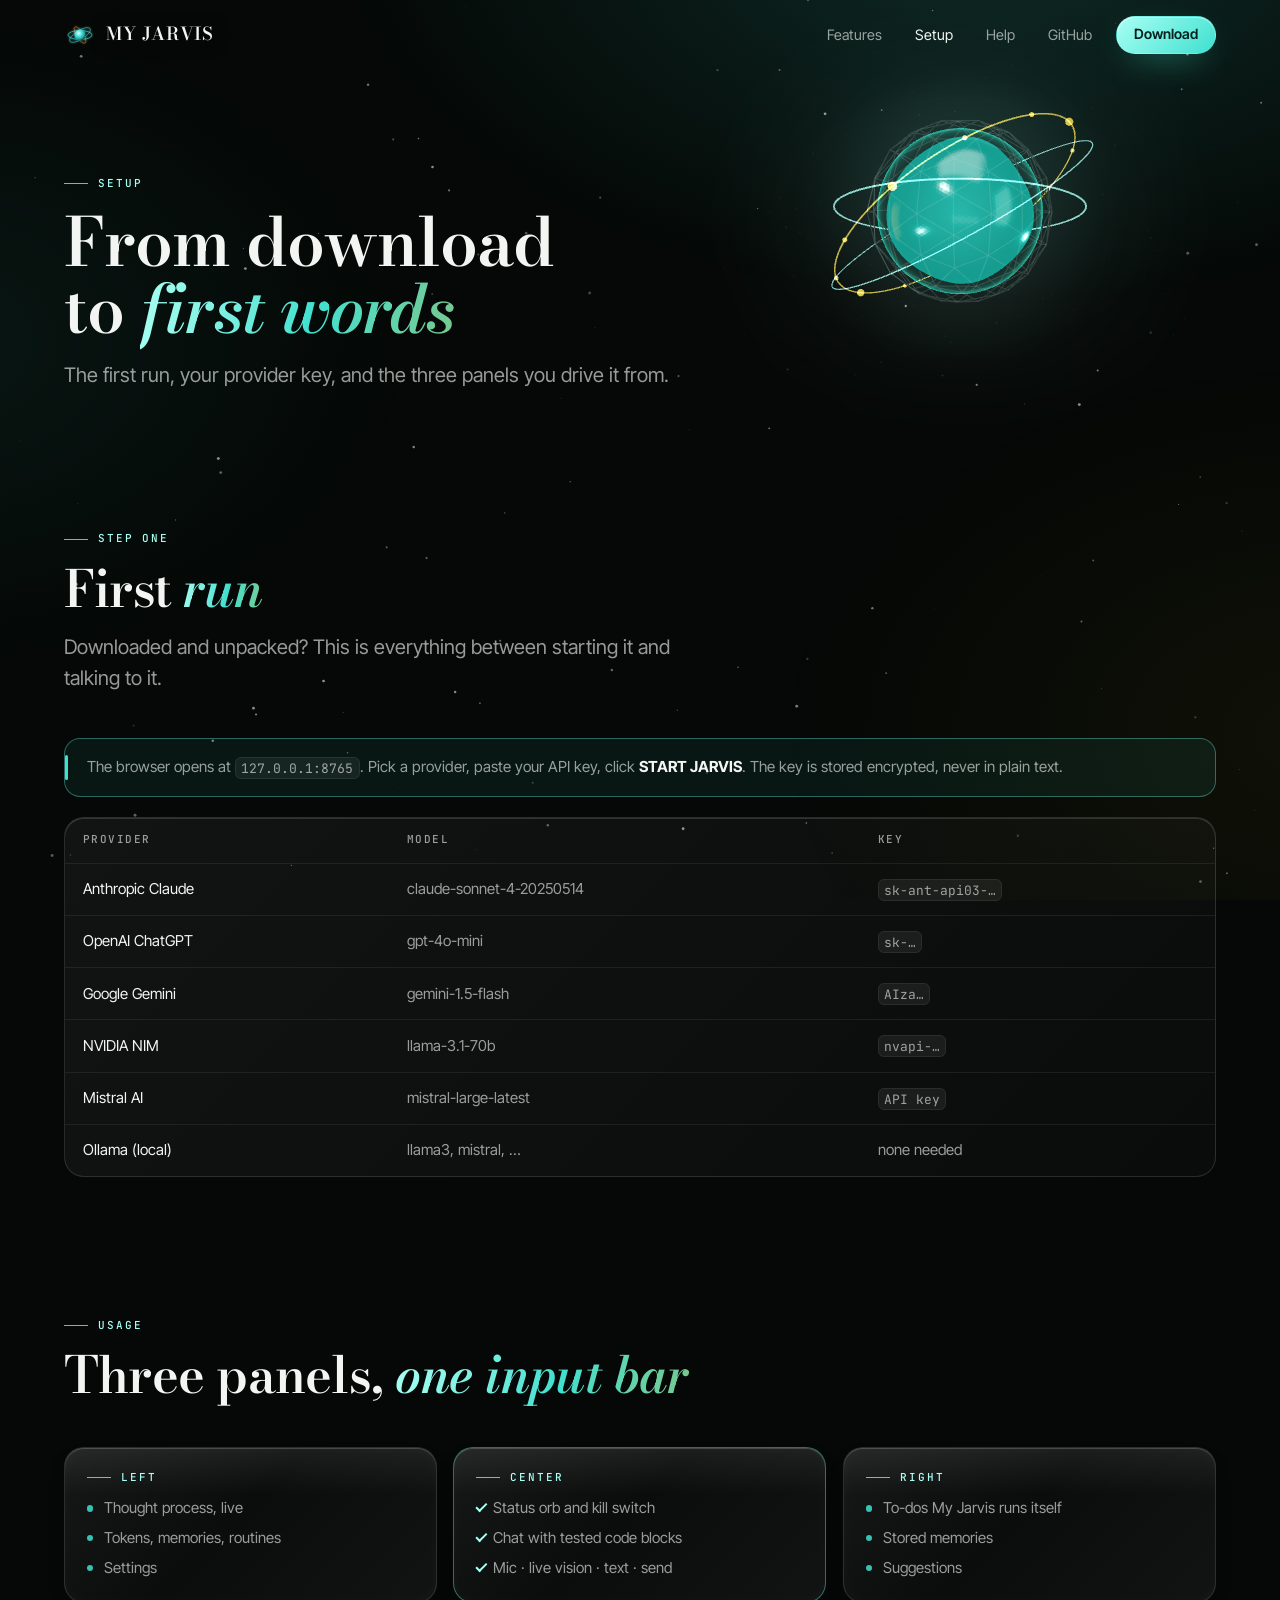
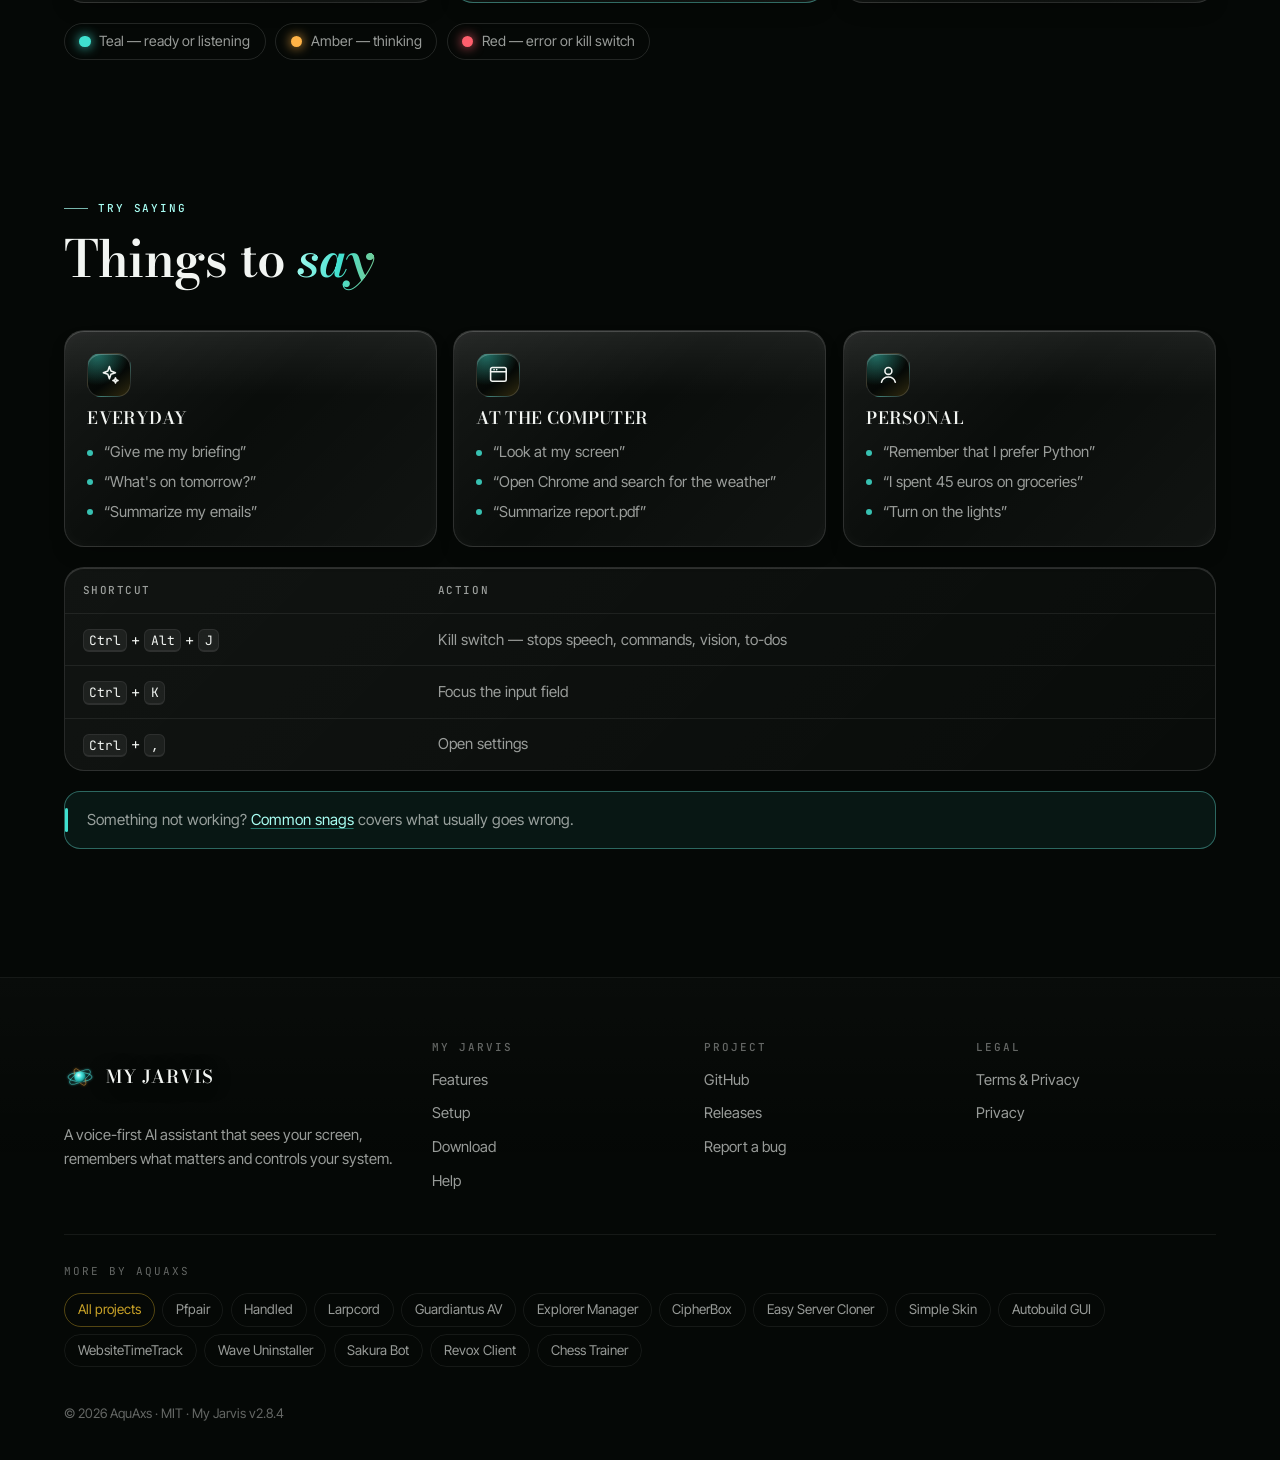
<file: site/setup.html>
<!DOCTYPE html>
<html lang="en">
<head>
  <meta charset="utf-8">
  <meta name="viewport" content="width=device-width, initial-scale=1">
  <title>Setup — My Jarvis</title>
  <meta name="description" content="Set up My Jarvis: the first run, picking a provider and key, and the three panels you drive it from.">
  <link rel="canonical" href="https://mybluejarvis.vercel.app/setup">
  <meta name="theme-color" content="#050806">
  <meta name="color-scheme" content="dark">
  <meta property="og:type" content="website">
  <meta property="og:site_name" content="My Jarvis">
  <meta property="og:title" content="Setup — My Jarvis">
  <meta property="og:description" content="Set up My Jarvis: the first run, picking a provider and key, and the three panels you drive it from.">
  <meta property="og:url" content="https://mybluejarvis.vercel.app/setup">
  <meta property="og:image" content="https://mybluejarvis.vercel.app/assets/img/og-image.png">
  <meta property="og:image:width" content="1200">
  <meta property="og:image:height" content="630">
  <meta name="twitter:card" content="summary_large_image">
  <link rel="icon" href="favicon.svg" type="image/svg+xml">
  <link rel="apple-touch-icon" href="assets/img/apple-touch-icon.png">
  <link rel="preload" href="assets/aqx/fonts/bodoni-moda-latin-600-normal.woff2" as="font" type="font/woff2" crossorigin>
  <link rel="preload" href="assets/aqx/fonts/inter-tight-latin-wght-normal.woff2" as="font" type="font/woff2" crossorigin>
  <link rel="stylesheet" href="assets/aqx/aqx.css">
  <link rel="stylesheet" href="assets/site.css">
  <script src="assets/aqx/boot.js"></script>
  <script type="module" src="assets/aqx/aqx.js"></script>
</head>
<body>
  <a class="skip" href="#main">Skip to content</a>
  <canvas class="aqx-sky" aria-hidden="true"></canvas>
  <div class="aqx-aura" aria-hidden="true"></div>
  <div class="aqx-progress" aria-hidden="true"></div>

  <header class="nav" data-stuck="false" data-open="false">
    <div class="nav-inner">
      <a class="brand" href="./" aria-label="My Jarvis home"><img src="assets/img/logo.svg" alt="" width="32" height="32"><span>My Jarvis</span></a>
      <button class="nav-toggle" type="button" aria-label="Menu" aria-expanded="false" aria-controls="nav-links"><span></span></button>
      <ul class="nav-links" id="nav-links">
        <li><a href="features">Features</a></li>
        <li><a href="setup" aria-current="page">Setup</a></li>
        <li><a href="./#help">Help</a></li>
        <li><a href="https://github.com/aquaxs1/My-Jarvis" rel="noopener">GitHub</a></li>
        <li><a class="btn btn-primary btn-sm" href="download">Download</a></li>
      </ul>
    </div>
  </header>

  <main id="main">
<header class="page-head">
      <div class="stage" data-scene="assets/scene.js" data-mode="mini" aria-hidden="true"><canvas></canvas></div>
      <div class="page-head-inner">
        <span class="eyebrow">Setup</span>
        <h1>From download to <em>first words</em></h1>
        <p class="lead">The first run, your provider key, and the three panels you drive it from.</p>
      </div>
    </header>

    <section class="sec" id="first-run">
      <div class="wrap">
        <div class="sec-head reveal">
          <span class="eyebrow">Step one</span>
          <h2>First <em>run</em></h2>
          <p class="lead">Downloaded and unpacked? This is everything between starting it and talking to it.</p>
        </div>
        <div class="note reveal">
          <p>The browser opens at <code>127.0.0.1:8765</code>. Pick a provider, paste your API key, click <b>START JARVIS</b>. The key is stored encrypted, never in plain text.</p>
        </div>
        <div class="table-wrap reveal">
          <table>
            <thead>
              <tr>
                <th scope="col">Provider</th>
                <th scope="col">Model</th>
                <th scope="col">Key</th>
              </tr>
            </thead>
            <tbody>
              <tr>
                <td>Anthropic Claude</td>
                <td class="muted">claude-sonnet-4-20250514</td>
                <td><code>sk-ant-api03-…</code></td>
              </tr>
              <tr>
                <td>OpenAI ChatGPT</td>
                <td class="muted">gpt-4o-mini</td>
                <td><code>sk-…</code></td>
              </tr>
              <tr>
                <td>Google Gemini</td>
                <td class="muted">gemini-1.5-flash</td>
                <td><code>AIza…</code></td>
              </tr>
              <tr>
                <td>NVIDIA NIM</td>
                <td class="muted">llama-3.1-70b</td>
                <td><code>nvapi-…</code></td>
              </tr>
              <tr>
                <td>Mistral AI</td>
                <td class="muted">mistral-large-latest</td>
                <td><code>API key</code></td>
              </tr>
              <tr>
                <td>Ollama (local)</td>
                <td class="muted">llama3, mistral, …</td>
                <td class="muted">none needed</td>
              </tr>
            </tbody>
          </table>
        </div>
      </div>
    </section>

    <section class="sec" id="usage">
      <div class="wrap">
        <div class="sec-head reveal">
          <span class="eyebrow">Usage</span>
          <h2>Three panels, <em>one input bar</em></h2>
        </div>
        <div class="cards" data-cols="3">
          <article class="card reveal">
            <span class="eyebrow">Left</span>
            <ul>
              <li>Thought process, live</li>
              <li>Tokens, memories, routines</li>
              <li>Settings</li>
            </ul>
          </article>
          <article class="card plus reveal">
            <span class="eyebrow">Center</span>
            <ul>
              <li>Status orb and kill switch</li>
              <li>Chat with tested code blocks</li>
              <li>Mic · live vision · text · send</li>
            </ul>
          </article>
          <article class="card reveal">
            <span class="eyebrow">Right</span>
            <ul>
              <li>To-dos My Jarvis runs itself</li>
              <li>Stored memories</li>
              <li>Suggestions</li>
            </ul>
          </article>
        </div>
        <ul class="orbs reveal">
          <li data-orb="teal">Teal — ready or listening</li>
          <li data-orb="amber">Amber — thinking</li>
          <li data-orb="red">Red — error or kill switch</li>
        </ul>
      </div>
    </section>

    <section class="sec" id="try">
      <div class="wrap">
        <div class="sec-head reveal">
          <span class="eyebrow">Try saying</span>
          <h2>Things to <em>say</em></h2>
        </div>
        <div class="cards" data-cols="3">
          <article class="card reveal">
            <span class="icon"><svg viewBox="0 0 24 24" fill="none" stroke="currentColor" stroke-width="1.8" stroke-linecap="round" stroke-linejoin="round" aria-hidden="true"><path d="M12 3l1.800 5.200L19 10l-5.200 1.800L12 17l-1.800-5.200L5 10l5.200-1.800zM19 16l.800 2.200L22 19l-2.200.800L19 22l-.800-2.200L16 19l2.200-.800z"/></svg></span>
            <h3>Everyday</h3>
            <ul>
              <li>“Give me my briefing”</li>
              <li>“What's on tomorrow?”</li>
              <li>“Summarize my emails”</li>
            </ul>
          </article>
          <article class="card reveal">
            <span class="icon"><svg viewBox="0 0 24 24" fill="none" stroke="currentColor" stroke-width="1.8" stroke-linecap="round" stroke-linejoin="round" aria-hidden="true"><rect x="3" y="4" width="18" height="16" rx="2"/><path d="M3 9h18M7 6.500h.010M10 6.500h.010"/></svg></span>
            <h3>At the computer</h3>
            <ul>
              <li>“Look at my screen”</li>
              <li>“Open Chrome and search for the weather”</li>
              <li>“Summarize report.pdf”</li>
            </ul>
          </article>
          <article class="card reveal">
            <span class="icon"><svg viewBox="0 0 24 24" fill="none" stroke="currentColor" stroke-width="1.8" stroke-linecap="round" stroke-linejoin="round" aria-hidden="true"><circle cx="12" cy="8" r="4"/><path d="M4 21c1.2-4 4.2-6 8-6s6.800 2 8 6"/></svg></span>
            <h3>Personal</h3>
            <ul>
              <li>“Remember that I prefer Python”</li>
              <li>“I spent 45 euros on groceries”</li>
              <li>“Turn on the lights”</li>
            </ul>
          </article>
        </div>
        <div class="table-wrap reveal">
          <table>
            <thead>
              <tr>
                <th scope="col">Shortcut</th>
                <th scope="col">Action</th>
              </tr>
            </thead>
            <tbody>
              <tr>
                <td><kbd>Ctrl</kbd> + <kbd>Alt</kbd> + <kbd>J</kbd></td>
                <td>Kill switch — stops speech, commands, vision, to-dos</td>
              </tr>
              <tr>
                <td><kbd>Ctrl</kbd> + <kbd>K</kbd></td>
                <td>Focus the input field</td>
              </tr>
              <tr>
                <td><kbd>Ctrl</kbd> + <kbd>,</kbd></td>
                <td>Open settings</td>
              </tr>
            </tbody>
          </table>
        </div>
        <div class="note reveal">
          <p>Something not working? <a class="textlink" href="./#help">Common snags</a> covers what usually goes wrong.</p>
        </div>
      </div>
    </section>
  </main>

  <footer class="footer">
    <div class="footer-inner">
      <div class="footer-top">
        <div class="footer-about">
          <a class="brand" href="./"><img src="assets/img/logo.svg" alt="" width="32" height="32" loading="lazy"><span>My Jarvis</span></a>
          <p>A voice-first AI assistant that sees your screen, remembers what matters and controls your system.</p>
        </div>
        <nav class="footer-col" aria-label="My Jarvis">
          <h2>My Jarvis</h2>
          <ul>
            <li><a href="features">Features</a></li>
            <li><a href="setup">Setup</a></li>
            <li><a href="download">Download</a></li>
            <li><a href="./#help">Help</a></li>
          </ul>
        </nav>
        <nav class="footer-col" aria-label="Project">
          <h2>Project</h2>
          <ul>
            <li><a href="https://github.com/aquaxs1/My-Jarvis" rel="noopener">GitHub</a></li>
            <li><a href="https://github.com/aquaxs1/My-Jarvis/releases" rel="noopener">Releases</a></li>
            <li><a href="https://github.com/aquaxs1/My-Jarvis/issues" rel="noopener">Report a bug</a></li>
          </ul>
        </nav>
        <nav class="footer-col" aria-label="Legal">
          <h2>Legal</h2>
          <ul>
            <li><a href="terms">Terms &amp; Privacy</a></li>
            <li><a href="terms#privacy">Privacy</a></li>
          </ul>
        </nav>
      </div>
      <div class="family">
        <span class="family-label">More by AquAxs</span>
        <ul>
          <li><a href="https://aqua.is-a.dev/portfolio" data-home rel="noopener">All projects</a></li>
          <li><a href="https://pfpair.app/" rel="noopener">Pfpair</a></li>
          <li><a href="https://handled-market.vercel.app/" rel="noopener">Handled</a></li>
          <li><a href="https://larpcorddc.vercel.app/" rel="noopener">Larpcord</a></li>
          <li><a href="https://guardiantus-av.vercel.app/" rel="noopener">Guardiantus AV</a></li>
          <li><a href="https://explorer-manager.vercel.app/" rel="noopener">Explorer Manager</a></li>
          <li><a href="https://cipher-box-file-encrypter.vercel.app/" rel="noopener">CipherBox</a></li>
          <li><a href="https://easy-cloner.vercel.app/" rel="noopener">Easy Server Cloner</a></li>
          <li><a href="https://simple-skin.vercel.app/" rel="noopener">Simple Skin</a></li>
          <li><a href="https://autobuild-gui.vercel.app/" rel="noopener">Autobuild GUI</a></li>
          <li><a href="https://timetrackerextension.vercel.app/" rel="noopener">WebsiteTimeTrack</a></li>
          <li><a href="https://wave-uninstaller.vercel.app/" rel="noopener">Wave Uninstaller</a></li>
          <li><a href="https://discord-sakurabot.vercel.app/" rel="noopener">Sakura Bot</a></li>
          <li><a href="https://revox-client.vercel.app/" rel="noopener">Revox Client</a></li>
          <li><a href="https://chesstrainer.cc.cd/" rel="noopener">Chess Trainer</a></li>
        </ul>
      </div>
      <div class="footer-legal">
        <p>© 2026 AquAxs · MIT · My Jarvis v2.8.4</p>
      </div>
    </div>
  </footer>
</body>
</html>
</file>
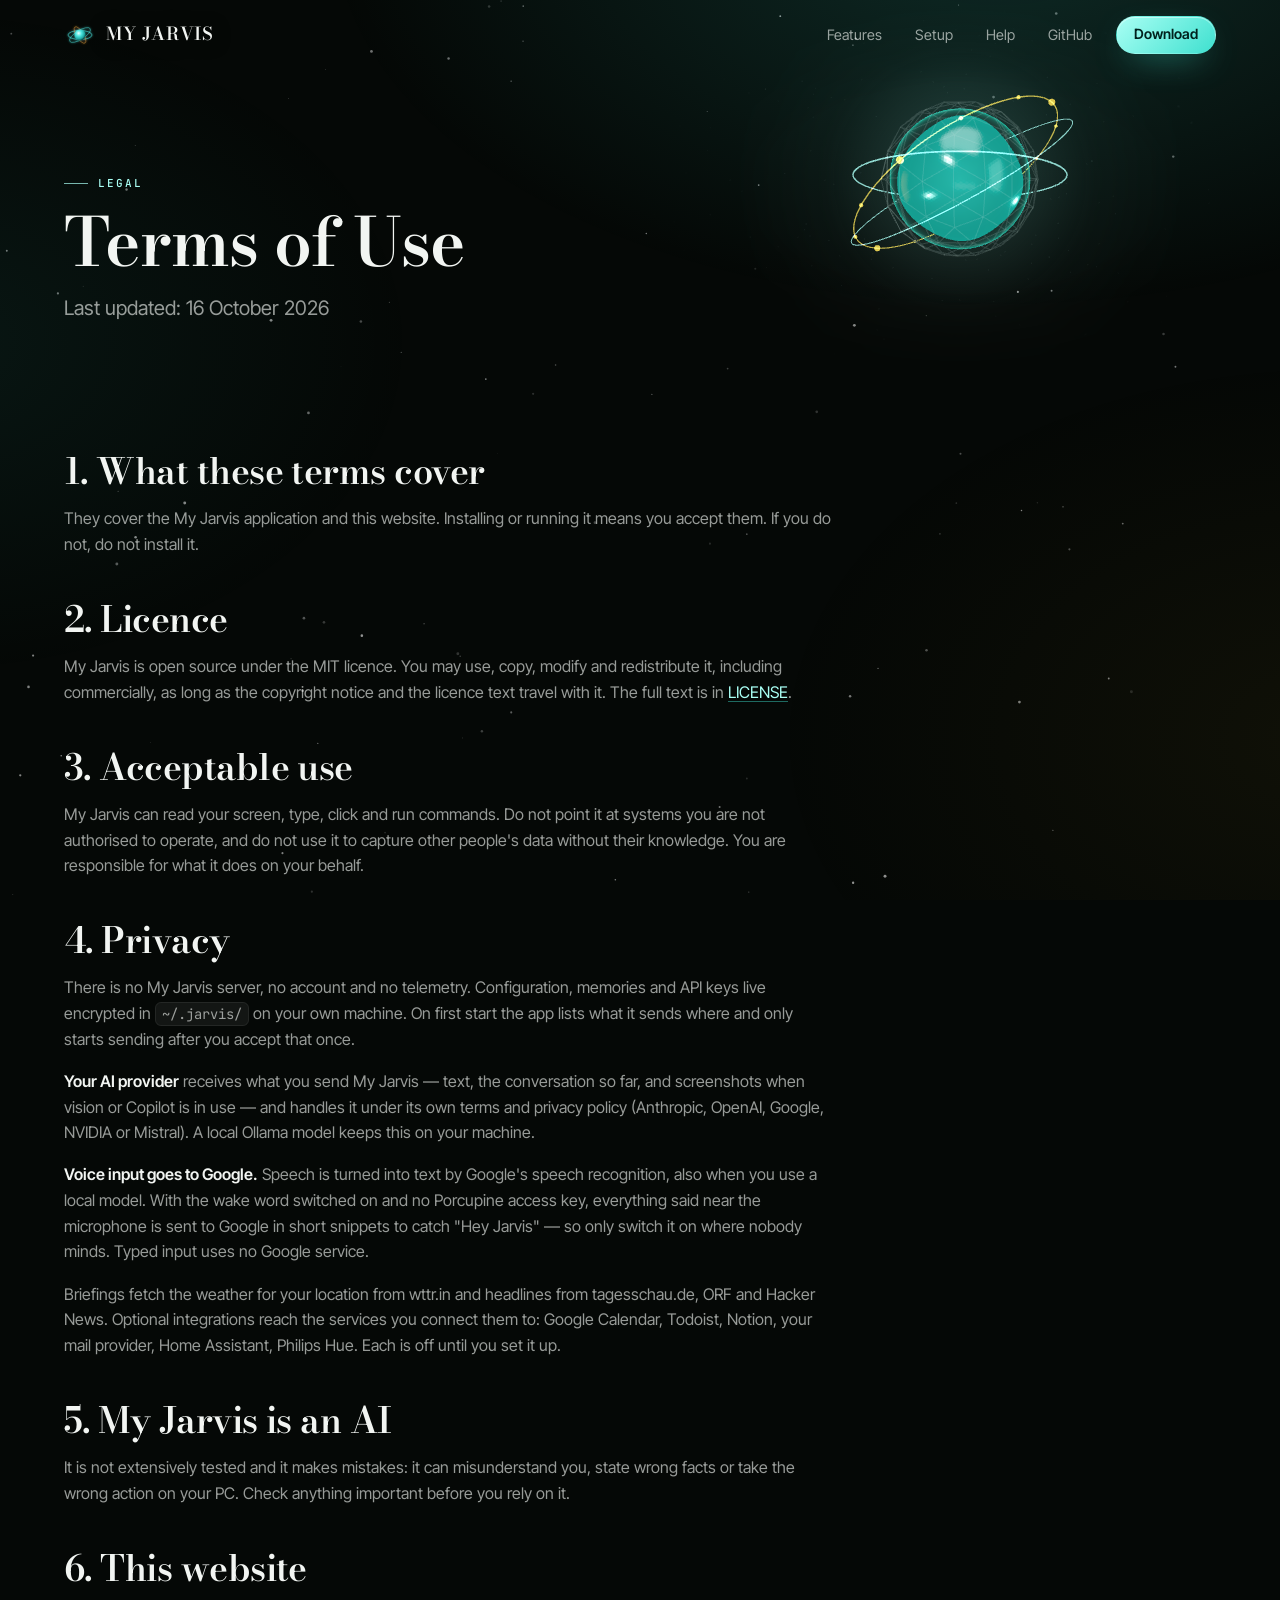
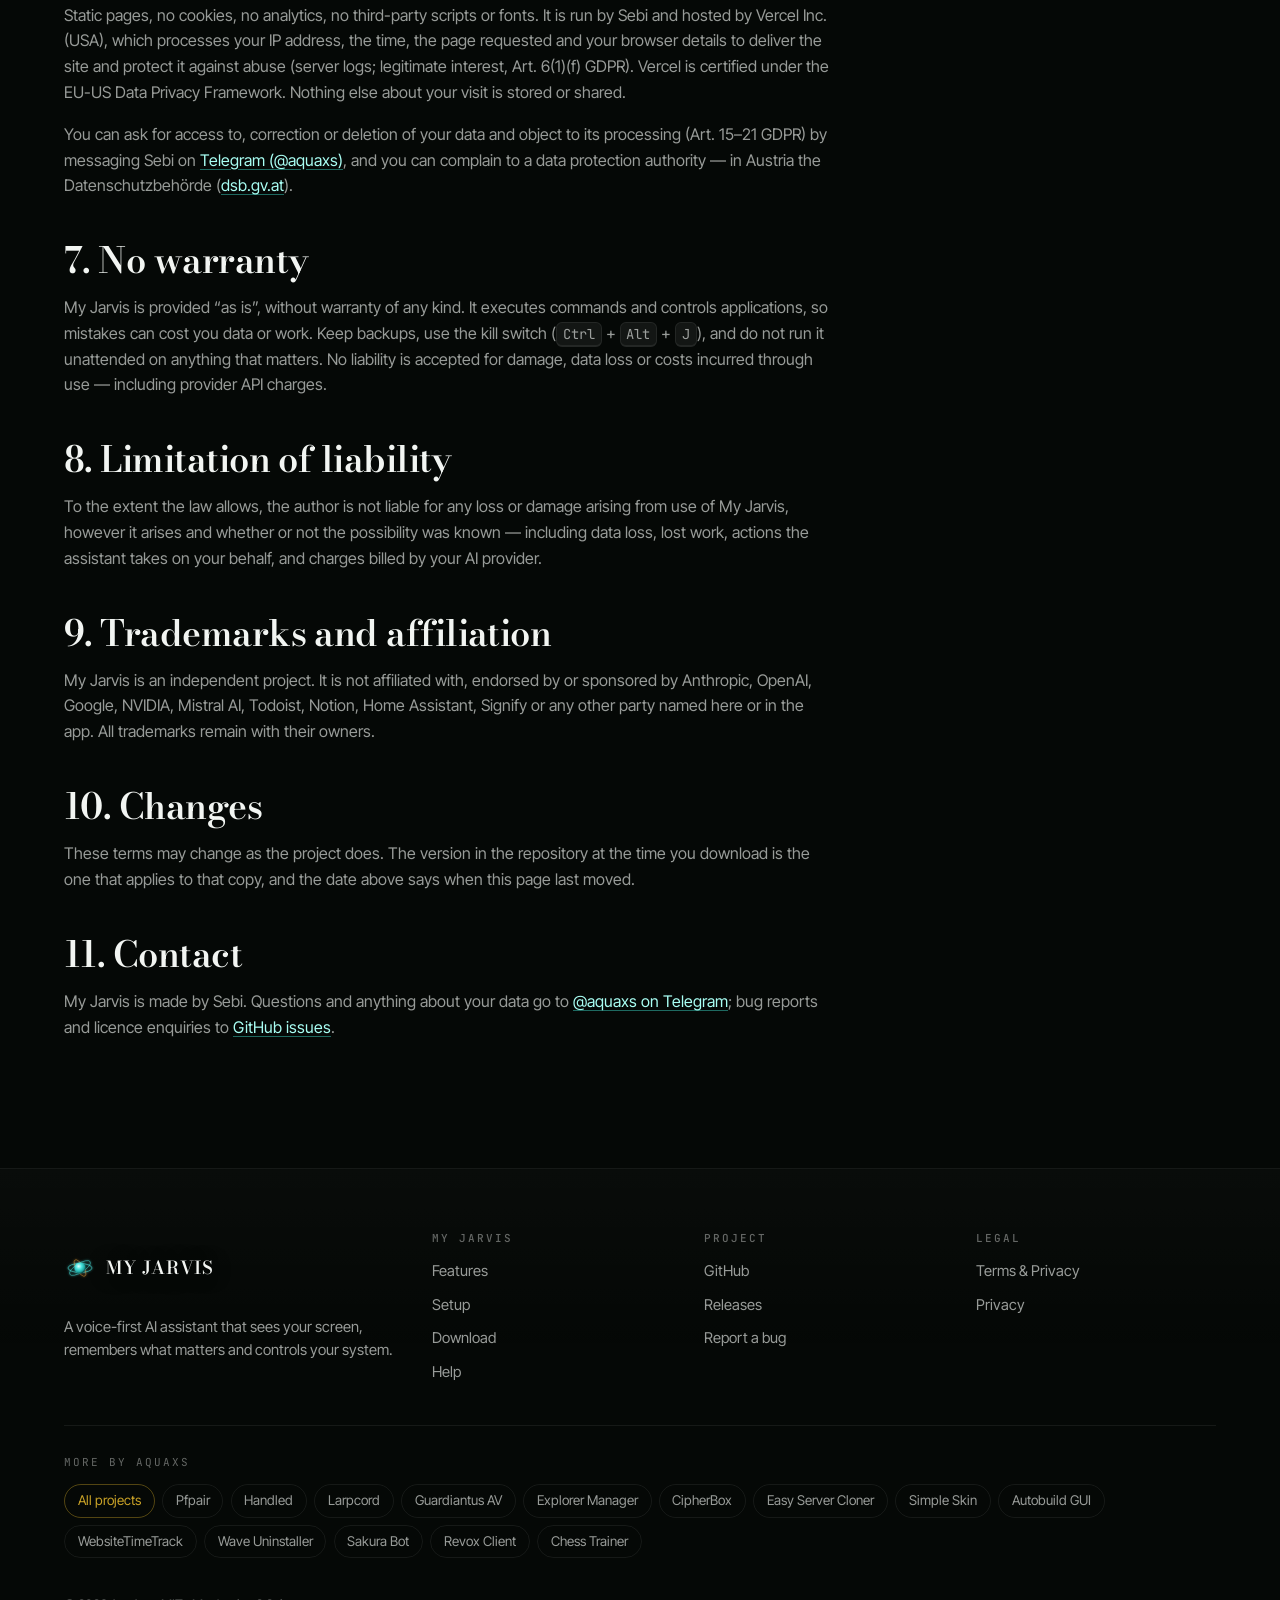
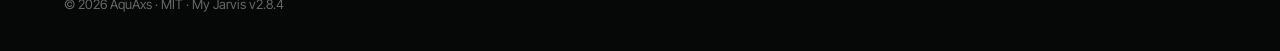
<file: site/terms.html>
<!DOCTYPE html>
<html lang="en">
<head>
  <meta charset="utf-8">
  <meta name="viewport" content="width=device-width, initial-scale=1">
  <title>Terms of Use — My Jarvis</title>
  <meta name="description" content="Licence, acceptable use, privacy and disclaimers for My Jarvis and this website.">
  <link rel="canonical" href="https://mybluejarvis.vercel.app/terms">
  <meta name="theme-color" content="#050806">
  <meta name="color-scheme" content="dark">
  <meta property="og:type" content="website">
  <meta property="og:site_name" content="My Jarvis">
  <meta property="og:title" content="Terms of Use — My Jarvis">
  <meta property="og:description" content="Licence, acceptable use, privacy and disclaimers for My Jarvis and this website.">
  <meta property="og:url" content="https://mybluejarvis.vercel.app/terms">
  <meta property="og:image" content="https://mybluejarvis.vercel.app/assets/img/og-image.png">
  <meta property="og:image:width" content="1200">
  <meta property="og:image:height" content="630">
  <meta name="twitter:card" content="summary_large_image">
  <link rel="icon" href="favicon.svg" type="image/svg+xml">
  <link rel="apple-touch-icon" href="assets/img/apple-touch-icon.png">
  <link rel="preload" href="assets/aqx/fonts/bodoni-moda-latin-600-normal.woff2" as="font" type="font/woff2" crossorigin>
  <link rel="preload" href="assets/aqx/fonts/inter-tight-latin-wght-normal.woff2" as="font" type="font/woff2" crossorigin>
  <link rel="stylesheet" href="assets/aqx/aqx.css">
  <link rel="stylesheet" href="assets/site.css">
  <script src="assets/aqx/boot.js"></script>
  <script type="module" src="assets/aqx/aqx.js"></script>
</head>
<body>
  <a class="skip" href="#main">Skip to content</a>
  <canvas class="aqx-sky" aria-hidden="true"></canvas>
  <div class="aqx-aura" aria-hidden="true"></div>
  <div class="aqx-progress" aria-hidden="true"></div>

  <header class="nav" data-stuck="false" data-open="false">
    <div class="nav-inner">
      <a class="brand" href="./" aria-label="My Jarvis home"><img src="assets/img/logo.svg" alt="" width="32" height="32"><span>My Jarvis</span></a>
      <button class="nav-toggle" type="button" aria-label="Menu" aria-expanded="false" aria-controls="nav-links"><span></span></button>
      <ul class="nav-links" id="nav-links">
        <li><a href="features">Features</a></li>
        <li><a href="setup">Setup</a></li>
        <li><a href="./#help">Help</a></li>
        <li><a href="https://github.com/aquaxs1/My-Jarvis" rel="noopener">GitHub</a></li>
        <li><a class="btn btn-primary btn-sm" href="download">Download</a></li>
      </ul>
    </div>
  </header>

  <main id="main">
<header class="page-head">
      <div class="stage" data-scene="assets/scene.js" data-mode="mini" aria-hidden="true"><canvas></canvas></div>
      <div class="page-head-inner">
        <span class="eyebrow">Legal</span>
        <h1>Terms of Use</h1>
        <p class="lead">Last updated: 16 October 2026</p>
      </div>
    </header>

    <section class="sec">
      <div class="wrap">
        <div class="prose reveal">
          <h2 id="scope">1. What these terms cover</h2>
          <p>They cover the My Jarvis application and this website. Installing or running it means you accept them. If you do not, do not install it.</p>
          <h2 id="licence">2. Licence</h2>
          <p>My Jarvis is open source under the MIT licence. You may use, copy, modify and redistribute it, including commercially, as long as the copyright notice and the licence text travel with it. The full text is in <a href="https://github.com/aquaxs1/My-Jarvis/blob/main/LICENSE" rel="noopener">LICENSE</a>.</p>
          <h2 id="use">3. Acceptable use</h2>
          <p>My Jarvis can read your screen, type, click and run commands. Do not point it at systems you are not authorised to operate, and do not use it to capture other people's data without their knowledge. You are responsible for what it does on your behalf.</p>
          <h2 id="privacy">4. Privacy</h2>
          <p>There is no My Jarvis server, no account and no telemetry. Configuration, memories and API keys live encrypted in <code>~/.jarvis/</code> on your own machine. On first start the app lists what it sends where and only starts sending after you accept that once.</p>
          <p><strong>Your AI provider</strong> receives what you send My Jarvis — text, the conversation so far, and screenshots when vision or Copilot is in use — and handles it under its own terms and privacy policy (Anthropic, OpenAI, Google, NVIDIA or Mistral). A local Ollama model keeps this on your machine.</p>
          <p><strong>Voice input goes to Google.</strong> Speech is turned into text by Google's speech recognition, also when you use a local model. With the wake word switched on and no Porcupine access key, everything said near the microphone is sent to Google in short snippets to catch "Hey Jarvis" — so only switch it on where nobody minds. Typed input uses no Google service.</p>
          <p>Briefings fetch the weather for your location from wttr.in and headlines from tagesschau.de, ORF and Hacker News. Optional integrations reach the services you connect them to: Google Calendar, Todoist, Notion, your mail provider, Home Assistant, Philips Hue. Each is off until you set it up.</p>
          <h2 id="ai">5. My Jarvis is an AI</h2>
          <p>It is not extensively tested and it makes mistakes: it can misunderstand you, state wrong facts or take the wrong action on your PC. Check anything important before you rely on it.</p>
          <h2 id="website">6. This website</h2>
          <p>Static pages, no cookies, no analytics, no third-party scripts or fonts. It is run by Sebi and hosted by Vercel Inc. (USA), which processes your IP address, the time, the page requested and your browser details to deliver the site and protect it against abuse (server logs; legitimate interest, Art. 6(1)(f) GDPR). Vercel is certified under the EU-US Data Privacy Framework. Nothing else about your visit is stored or shared.</p>
          <p>You can ask for access to, correction or deletion of your data and object to its processing (Art. 15–21 GDPR) by messaging Sebi on <a href="https://t.me/aquaxs" rel="noopener">Telegram (@aquaxs)</a>, and you can complain to a data protection authority — in Austria the Datenschutzbehörde (<a href="https://www.dsb.gv.at" rel="noopener">dsb.gv.at</a>).</p>
          <h2 id="warranty">7. No warranty</h2>
          <p>My Jarvis is provided “as is”, without warranty of any kind. It executes commands and controls applications, so mistakes can cost you data or work. Keep backups, use the kill switch (<kbd>Ctrl</kbd> + <kbd>Alt</kbd> + <kbd>J</kbd>), and do not run it unattended on anything that matters. No liability is accepted for damage, data loss or costs incurred through use — including provider API charges.</p>
          <h2 id="liability">8. Limitation of liability</h2>
          <p>To the extent the law allows, the author is not liable for any loss or damage arising from use of My Jarvis, however it arises and whether or not the possibility was known — including data loss, lost work, actions the assistant takes on your behalf, and charges billed by your AI provider.</p>
          <h2 id="trademarks">9. Trademarks and affiliation</h2>
          <p>My Jarvis is an independent project. It is not affiliated with, endorsed by or sponsored by Anthropic, OpenAI, Google, NVIDIA, Mistral AI, Todoist, Notion, Home Assistant, Signify or any other party named here or in the app. All trademarks remain with their owners.</p>
          <h2 id="changes">10. Changes</h2>
          <p>These terms may change as the project does. The version in the repository at the time you download is the one that applies to that copy, and the date above says when this page last moved.</p>
          <h2 id="contact">11. Contact</h2>
          <p>My Jarvis is made by Sebi. Questions and anything about your data go to <a href="https://t.me/aquaxs" rel="noopener">@aquaxs on Telegram</a>; bug reports and licence enquiries to <a href="https://github.com/aquaxs1/My-Jarvis/issues" rel="noopener">GitHub issues</a>.</p>
        </div>
      </div>
    </section>
  </main>

  <footer class="footer">
    <div class="footer-inner">
      <div class="footer-top">
        <div class="footer-about">
          <a class="brand" href="./"><img src="assets/img/logo.svg" alt="" width="32" height="32" loading="lazy"><span>My Jarvis</span></a>
          <p>A voice-first AI assistant that sees your screen, remembers what matters and controls your system.</p>
        </div>
        <nav class="footer-col" aria-label="My Jarvis">
          <h2>My Jarvis</h2>
          <ul>
            <li><a href="features">Features</a></li>
            <li><a href="setup">Setup</a></li>
            <li><a href="download">Download</a></li>
            <li><a href="./#help">Help</a></li>
          </ul>
        </nav>
        <nav class="footer-col" aria-label="Project">
          <h2>Project</h2>
          <ul>
            <li><a href="https://github.com/aquaxs1/My-Jarvis" rel="noopener">GitHub</a></li>
            <li><a href="https://github.com/aquaxs1/My-Jarvis/releases" rel="noopener">Releases</a></li>
            <li><a href="https://github.com/aquaxs1/My-Jarvis/issues" rel="noopener">Report a bug</a></li>
          </ul>
        </nav>
        <nav class="footer-col" aria-label="Legal">
          <h2>Legal</h2>
          <ul>
            <li><a href="terms">Terms &amp; Privacy</a></li>
            <li><a href="terms#privacy">Privacy</a></li>
          </ul>
        </nav>
      </div>
      <div class="family">
        <span class="family-label">More by AquAxs</span>
        <ul>
          <li><a href="https://aqua.is-a.dev/portfolio" data-home rel="noopener">All projects</a></li>
          <li><a href="https://pfpair.app/" rel="noopener">Pfpair</a></li>
          <li><a href="https://handled-market.vercel.app/" rel="noopener">Handled</a></li>
          <li><a href="https://larpcorddc.vercel.app/" rel="noopener">Larpcord</a></li>
          <li><a href="https://guardiantus-av.vercel.app/" rel="noopener">Guardiantus AV</a></li>
          <li><a href="https://explorer-manager.vercel.app/" rel="noopener">Explorer Manager</a></li>
          <li><a href="https://cipher-box-file-encrypter.vercel.app/" rel="noopener">CipherBox</a></li>
          <li><a href="https://easy-cloner.vercel.app/" rel="noopener">Easy Server Cloner</a></li>
          <li><a href="https://simple-skin.vercel.app/" rel="noopener">Simple Skin</a></li>
          <li><a href="https://autobuild-gui.vercel.app/" rel="noopener">Autobuild GUI</a></li>
          <li><a href="https://timetrackerextension.vercel.app/" rel="noopener">WebsiteTimeTrack</a></li>
          <li><a href="https://wave-uninstaller.vercel.app/" rel="noopener">Wave Uninstaller</a></li>
          <li><a href="https://discord-sakurabot.vercel.app/" rel="noopener">Sakura Bot</a></li>
          <li><a href="https://revox-client.vercel.app/" rel="noopener">Revox Client</a></li>
          <li><a href="https://chesstrainer.cc.cd/" rel="noopener">Chess Trainer</a></li>
        </ul>
      </div>
      <div class="footer-legal">
        <p>© 2026 AquAxs · MIT · My Jarvis v2.8.4</p>
      </div>
    </div>
  </footer>
</body>
</html>
</file>
<file: site/assets/aqx/aqx.css>
/*
 * AQX — the shared look of the AquAxs project sites.
 *
 * Taken from aqua.is-a.dev: a black canvas with slow white dots, glass cards
 * that tilt towards the pointer, Bodoni Moda for display type, Inter Tight for
 * text and JetBrains Mono for labels. Every project sets its own accent with
 * --ac / --ac-hi in its site.css; nothing else changes between sites.
 *
 * No external requests: fonts are served from ./fonts.
 */

/* ------------------------------------------------------------------ Fonts */

@font-face {
  font-family: 'Bodoni Moda';
  font-style: normal;
  font-weight: 600;
  font-display: swap;
  src: url('fonts/bodoni-moda-latin-600-normal.woff2') format('woff2');
}

@font-face {
  font-family: 'Bodoni Moda';
  font-style: italic;
  font-weight: 600;
  font-display: swap;
  src: url('fonts/bodoni-moda-latin-600-italic.woff2') format('woff2');
}

@font-face {
  font-family: 'Bodoni Moda';
  font-style: normal;
  font-weight: 700;
  font-display: swap;
  src: url('fonts/bodoni-moda-latin-700-normal.woff2') format('woff2');
}

@font-face {
  font-family: 'Inter Tight';
  font-style: normal;
  font-weight: 100 900;
  font-display: swap;
  src: url('fonts/inter-tight-latin-wght-normal.woff2') format('woff2');
}

@font-face {
  font-family: 'JetBrains Mono';
  font-style: normal;
  font-weight: 400;
  font-display: swap;
  src: url('fonts/jetbrains-mono-latin-400-normal.woff2') format('woff2');
}

@font-face {
  font-family: 'JetBrains Mono';
  font-style: normal;
  font-weight: 500;
  font-display: swap;
  src: url('fonts/jetbrains-mono-latin-500-normal.woff2') format('woff2');
}

/* ----------------------------------------------------------------- Tokens */

:root {
  --canvas: #050806;
  --fg: #f2f5f2;
  --muted: rgba(242, 245, 242, 0.62);
  --faint: rgba(242, 245, 242, 0.4);
  --glass: rgba(255, 255, 255, 0.05);
  --line: rgba(255, 255, 255, 0.12);
  --line-soft: rgba(255, 255, 255, 0.07);
  --gold: #c9a227;
  --bad: #ff6b6b;

  /* The project's accent. site.css overrides these two. */
  --ac: #3be07a;
  --ac-hi: #7df0a8;
  --ac-ink: #04120a;

  --font-display: 'Bodoni Moda', 'Bodoni 72', Didot, 'Times New Roman', serif;
  --font-body: 'Inter Tight', system-ui, -apple-system, 'Segoe UI', sans-serif;
  --font-mono: 'JetBrains Mono', ui-monospace, 'SF Mono', Consolas, monospace;

  --shell-pad: clamp(1.25rem, 4vw, 3rem);
  --maxw: 72rem;
  --radius: 20px;
  --ease: cubic-bezier(0.22, 0.7, 0.2, 1);
}

/* ------------------------------------------------------------------- Base */

*,
*::before,
*::after {
  box-sizing: border-box;
}

html {
  background-color: var(--canvas);
  color-scheme: dark;
  -webkit-text-size-adjust: 100%;
  text-size-adjust: 100%;
  scroll-padding-top: 5.5rem;
}

body {
  margin: 0;
  /* No background of its own: it would cover the fixed layers behind it. */
  background: transparent;
  color: var(--fg);
  font-family: var(--font-body);
  font-size: 1rem;
  line-height: 1.6;
  min-height: 100svh;
  overflow-x: hidden;
  overflow-x: clip;
  -webkit-font-smoothing: antialiased;
  text-rendering: optimizeLegibility;
}

::selection {
  background: var(--ac);
  color: var(--ac-ink);
}

:focus-visible {
  outline: 2px solid var(--ac-hi);
  outline-offset: 3px;
  border-radius: 6px;
}

img,
svg,
canvas,
video {
  max-width: 100%;
}

img {
  height: auto;
}

a {
  color: inherit;
}

h1,
h2,
h3,
h4,
p,
ul,
ol,
figure,
dl,
dd {
  margin: 0;
}

button {
  font: inherit;
  color: inherit;
}

[hidden] {
  display: none !important;
}

.sr-only {
  position: absolute;
  width: 1px;
  height: 1px;
  overflow: hidden;
  clip: rect(0 0 0 0);
  white-space: nowrap;
}

.skip {
  position: fixed;
  left: 1rem;
  top: -4rem;
  z-index: 200;
  padding: 0.6rem 1rem;
  border-radius: 10px;
  background: var(--fg);
  color: var(--canvas);
  text-decoration: none;
  transition: top 160ms ease;
}

.skip:focus {
  top: 1rem;
}

/* ------------------------------------------------------- Background layers */

/* The portfolio's sky: slow white dots on black, never clickable. */
.aqx-sky {
  position: fixed;
  inset: 0;
  width: 100%;
  height: 100%;
  z-index: -2;
  pointer-events: none;
}

/* A faint wash of the accent, so black does not read as empty. */
.aqx-aura {
  position: fixed;
  inset: 0;
  z-index: -1;
  pointer-events: none;
  background:
    radial-gradient(60rem 34rem at 78% -8%, color-mix(in srgb, var(--ac) 16%, transparent), transparent 70%),
    radial-gradient(44rem 30rem at -6% 38%, color-mix(in srgb, var(--ac) 7%, transparent), transparent 70%),
    radial-gradient(50rem 34rem at 104% 82%, color-mix(in srgb, var(--gold) 6%, transparent), transparent 70%);
}

/* The reading position: a hairline that grows with the scroll. */
.aqx-progress {
  position: fixed;
  inset: 0 0 auto 0;
  height: 2px;
  z-index: 60;
  transform-origin: 0 50%;
  transform: scaleX(var(--scroll, 0));
  background: linear-gradient(90deg, var(--ac), var(--ac-hi));
  pointer-events: none;
}

/* ------------------------------------------------------------------- Type */

.eyebrow {
  display: inline-flex;
  align-items: center;
  gap: 0.6rem;
  font-family: var(--font-mono);
  font-size: 0.6875rem;
  font-weight: 500;
  line-height: 1.4;
  letter-spacing: 0.18em;
  text-transform: uppercase;
  color: var(--ac-hi);
}

.eyebrow::before {
  content: '';
  width: 1.5rem;
  height: 1px;
  background: currentColor;
  opacity: 0.7;
}

.display,
h1,
h2 {
  font-family: var(--font-display);
  font-weight: 600;
  letter-spacing: -0.015em;
  text-wrap: balance;
}

h1 {
  font-size: clamp(2.6rem, 5.4vw + 0.9rem, 5.75rem);
  line-height: 0.99;
}

h2 {
  font-size: clamp(1.95rem, 2.6vw + 1.1rem, 3.3rem);
  line-height: 1.04;
}

/* The one flourish: Bodoni's italic in the accent, for the word that matters. */
h1 em,
h2 em {
  font-style: italic;
  background: linear-gradient(100deg, var(--ac-hi), var(--ac) 55%, color-mix(in srgb, var(--ac) 60%, var(--gold)));
  -webkit-background-clip: text;
  background-clip: text;
  color: transparent;
  padding-inline-end: 0.06em;
}

h3 {
  font-family: var(--font-display);
  font-size: 1.0625rem;
  font-weight: 600;
  letter-spacing: 0.02em;
  line-height: 1.25;
  text-transform: uppercase;
}

h4 {
  font-size: 1rem;
  font-weight: 600;
  line-height: 1.35;
}

.lead {
  font-size: clamp(1.05rem, 0.5vw + 0.95rem, 1.25rem);
  line-height: 1.55;
  color: var(--muted);
  max-width: 40rem;
  text-wrap: pretty;
}

.muted {
  color: var(--muted);
}

.mono,
code,
kbd,
samp,
pre {
  font-family: var(--font-mono);
}

code,
kbd {
  font-size: 0.86em;
  padding: 0.12em 0.42em;
  border-radius: 6px;
  border: 1px solid var(--line-soft);
  background: rgba(255, 255, 255, 0.06);
  overflow-wrap: anywhere;
}

kbd {
  border-bottom-width: 2px;
}

/* ----------------------------------------------------------------- Layout */

.wrap {
  width: min(100% - 2 * var(--shell-pad), var(--maxw));
  margin-inline: auto;
}

.sec {
  position: relative;
  padding-block: clamp(2rem, 4vw, 3.5rem);
}

/* A section that opens with a heading starts a new thought: more air above. */
.sec:has(.sec-head),
.sec:has(.split),
.sec:has(.cta) {
  padding-top: clamp(3.5rem, 7vw, 6.5rem);
}

.sec-head {
  display: grid;
  gap: 1rem;
  justify-items: start;
  margin-bottom: clamp(1.75rem, 3.5vw, 3rem);
  max-width: 46rem;
}

.sec-head.center {
  justify-items: center;
  text-align: center;
  margin-inline: auto;
}

.stack {
  display: grid;
  gap: 1.1rem;
  justify-items: start;
}

.stack > * {
  min-width: 0;
}

.btn-row {
  display: flex;
  flex-wrap: wrap;
  gap: 0.75rem;
  align-items: center;
}

/* A row of buttons that closes a section keeps its distance from what it closes. */
.wrap > .btn-row:not(:first-child) {
  margin-top: 1.6rem;
}

/* Blocks that follow one another inside a section keep their distance. */
.wrap > :is(.cards, .steps, .table-wrap, .note, .flow, .faq, .prose, .split, .stats, .panel, .cta, .tabs, pre) + :is(.cards, .steps, .table-wrap, .note, .flow, .faq, .prose, .split, .stats, .panel, .cta, .tabs, pre) {
  margin-top: 1.25rem;
}

/* ---------------------------------------------------------------- Buttons */

.btn {
  --tx: 0px;
  --ty: 0px;
  position: relative;
  display: inline-flex;
  align-items: center;
  justify-content: center;
  gap: 0.55rem;
  min-height: 3rem;
  padding: 0.6rem 1.45rem;
  border-radius: 999px;
  border: 1px solid var(--line);
  background: linear-gradient(135deg, rgba(255, 255, 255, 0.09), rgba(255, 255, 255, 0.03));
  color: var(--fg);
  font-weight: 600;
  font-size: 0.97rem;
  line-height: 1.2;
  text-decoration: none;
  cursor: pointer;
  transform: translate(var(--tx), var(--ty));
  transition:
    transform 260ms var(--ease),
    box-shadow 260ms ease,
    border-color 200ms ease,
    background-color 200ms ease;
  box-shadow: inset 0 1px 0 rgba(255, 255, 255, 0.16);
  -webkit-tap-highlight-color: transparent;
}

.btn:hover {
  border-color: color-mix(in srgb, var(--ac) 55%, transparent);
  box-shadow:
    inset 0 1px 0 rgba(255, 255, 255, 0.22),
    0 10px 30px -14px color-mix(in srgb, var(--ac) 70%, transparent);
}

.btn svg {
  width: 1.05em;
  height: 1.05em;
  flex: none;
}

.btn-primary {
  border-color: transparent;
  background: linear-gradient(135deg, var(--ac-hi), var(--ac));
  color: var(--ac-ink);
  box-shadow:
    inset 0 1px 0 rgba(255, 255, 255, 0.45),
    0 12px 34px -14px color-mix(in srgb, var(--ac) 85%, transparent);
}

.btn-primary:hover {
  border-color: transparent;
  box-shadow:
    inset 0 1px 0 rgba(255, 255, 255, 0.55),
    0 16px 44px -12px color-mix(in srgb, var(--ac) 95%, transparent);
}

.btn-sm {
  min-height: 2.4rem;
  padding: 0.4rem 1.05rem;
  font-size: 0.88rem;
}

.btn-lg {
  min-height: 3.4rem;
  padding: 0.75rem 1.8rem;
  font-size: 1.03rem;
}

.textlink {
  color: var(--ac-hi);
  text-decoration: underline;
  text-decoration-color: color-mix(in srgb, var(--ac) 45%, transparent);
  text-underline-offset: 0.2em;
}

.textlink:hover {
  text-decoration-color: currentColor;
}

/* ---------------------------------------------------------------- Header */

.nav {
  position: fixed;
  inset: 0 0 auto 0;
  z-index: 50;
  padding: 0.8rem var(--shell-pad);
  transition:
    background-color 260ms ease,
    border-color 260ms ease,
    padding 260ms ease;
  border-bottom: 1px solid transparent;
}

.nav[data-stuck='true'] {
  padding-block: 0.5rem;
  background: rgba(5, 8, 6, 0.72);
  border-bottom-color: var(--line-soft);
  -webkit-backdrop-filter: blur(14px) saturate(140%);
  backdrop-filter: blur(14px) saturate(140%);
}

.nav-inner {
  display: flex;
  align-items: center;
  justify-content: space-between;
  gap: 1rem;
  width: min(100%, var(--maxw));
  margin-inline: auto;
}

.brand {
  display: inline-flex;
  align-items: center;
  gap: 0.65rem;
  min-height: 2.75rem;
  font-family: var(--font-display);
  font-weight: 600;
  font-size: 1.12rem;
  letter-spacing: 0.04em;
  text-transform: uppercase;
  text-decoration: none;
  text-shadow: 0 2px 18px rgba(5, 8, 6, 0.85);
  white-space: nowrap;
}

.brand img,
.brand svg {
  width: 2rem;
  height: 2rem;
  flex: none;
  border-radius: 9px;
  object-fit: contain;
}

.nav-links {
  display: flex;
  align-items: center;
  gap: clamp(0.25rem, 1.2vw, 1.1rem);
  list-style: none;
  padding: 0;
}

.nav-links a:not(.btn) {
  display: inline-flex;
  align-items: center;
  min-height: 2.75rem;
  padding: 0 0.55rem;
  font-size: 0.9rem;
  color: var(--muted);
  text-decoration: none;
  transition: color 160ms ease;
}

.nav-links a:not(.btn):hover,
.nav-links a[aria-current='page'] {
  color: var(--fg);
}

.nav-toggle {
  display: none;
  place-items: center;
  width: 2.75rem;
  height: 2.75rem;
  border: 0;
  border-radius: 12px;
  background: transparent;
  cursor: pointer;
}

.nav-toggle span,
.nav-toggle span::before,
.nav-toggle span::after {
  display: block;
  width: 1.3rem;
  height: 2px;
  border-radius: 2px;
  background: var(--fg);
  transition:
    transform 260ms var(--ease),
    opacity 160ms ease;
}

.nav-toggle span {
  position: relative;
}

.nav-toggle span::before,
.nav-toggle span::after {
  content: '';
  position: absolute;
  left: 0;
}

.nav-toggle span::before {
  top: -6px;
}

.nav-toggle span::after {
  top: 6px;
}

.nav-toggle[aria-expanded='true'] span {
  background: transparent;
}

.nav-toggle[aria-expanded='true'] span::before {
  transform: translateY(6px) rotate(45deg);
}

.nav-toggle[aria-expanded='true'] span::after {
  transform: translateY(-6px) rotate(-45deg);
}

@media (max-width: 860px) {
  .nav-toggle {
    display: grid;
  }

  .nav-links {
    position: fixed;
    inset: 0;
    z-index: -1;
    flex-direction: column;
    align-items: stretch;
    justify-content: center;
    gap: 0.25rem;
    padding: 5rem var(--shell-pad) 2rem;
    background: rgba(5, 8, 6, 0.94);
    -webkit-backdrop-filter: blur(18px);
    backdrop-filter: blur(18px);
    opacity: 0;
    visibility: hidden;
    transform: translateY(-8px);
    transition:
      opacity 220ms ease,
      transform 260ms var(--ease),
      visibility 220ms ease;
  }

  .nav[data-open='true'] .nav-links {
    opacity: 1;
    visibility: visible;
    transform: none;
  }

  .nav-links a:not(.btn) {
    min-height: 3.4rem;
    padding: 0;
    font-family: var(--font-display);
    font-size: 1.7rem;
    color: var(--fg);
    border-bottom: 1px solid var(--line-soft);
  }

  .nav-links .btn {
    margin-top: 1.25rem;
    min-height: 3.4rem;
  }
}

/* ------------------------------------------------------------------- Hero */

.hero {
  position: relative;
  isolation: isolate;
  display: grid;
  align-items: center;
  min-height: min(100svh, 56rem);
  padding: 7.5rem var(--shell-pad) 4.5rem;
  overflow: hidden;
  overflow: clip;
}

/* The 3D stage fills the hero; the scene keeps its subject on the right. */
.stage {
  position: absolute;
  inset: 0;
  z-index: -1;
  touch-action: pan-y;
}

.stage canvas {
  display: block;
  width: 100%;
  height: 100%;
  opacity: 0;
  transition: opacity 900ms ease;
}

.stage[data-ready='true'] canvas {
  opacity: 1;
}

/* Before WebGL is up, and wherever it never comes up: a glow in the accent. */
.stage::before {
  content: '';
  position: absolute;
  right: 6%;
  top: 50%;
  width: min(46vw, 34rem);
  aspect-ratio: 1;
  transform: translateY(-50%);
  border-radius: 50%;
  background:
    radial-gradient(closest-side, color-mix(in srgb, var(--ac) 34%, transparent), transparent 72%),
    radial-gradient(closest-side at 62% 38%, color-mix(in srgb, var(--ac-hi) 22%, transparent), transparent 60%);
  filter: blur(8px);
  transition: opacity 900ms ease;
}

.stage[data-ready='true']::before {
  opacity: 0.35;
}

/* Soft edges: the scene sinks into the page instead of ending at a line. */
.hero::after {
  content: '';
  position: absolute;
  inset: auto 0 0 0;
  height: 9rem;
  z-index: -1;
  background: linear-gradient(to bottom, transparent, var(--canvas));
  pointer-events: none;
}

.hero-inner {
  width: min(100%, var(--maxw));
  margin-inline: auto;
  /* Clicks fall through to the stage, except on the copy itself. */
  pointer-events: none;
}

.hero-copy {
  display: grid;
  gap: 1.35rem;
  justify-items: start;
  max-width: 37rem;
}

.hero-copy > * {
  pointer-events: auto;
}

.hero-copy .lead {
  max-width: 33rem;
}

.hero-note {
  font-family: var(--font-mono);
  font-size: 0.72rem;
  letter-spacing: 0.06em;
  color: var(--faint);
}

.hero-hint {
  position: absolute;
  right: var(--shell-pad);
  bottom: 2.1rem;
  display: inline-flex;
  align-items: center;
  gap: 0.85rem;
  font-family: var(--font-mono);
  font-size: 0.6875rem;
  letter-spacing: 0.14em;
  text-transform: uppercase;
  color: var(--faint);
  pointer-events: none;
}

.hero-hint::before {
  content: '';
  width: 0.45rem;
  height: 0.45rem;
  border-radius: 50%;
  background: var(--ac);
  box-shadow: 0 0 0 0 color-mix(in srgb, var(--ac) 60%, transparent);
  animation: aqx-ping 2.4s ease-out infinite;
}

@keyframes aqx-ping {
  0% {
    box-shadow: 0 0 0 0 color-mix(in srgb, var(--ac) 60%, transparent);
  }
  100% {
    box-shadow: 0 0 0 0.55rem transparent;
  }
}

/* The line under the headline that types itself, as on the portfolio. */
.typed {
  min-height: 1.5em;
  font-family: var(--font-mono);
  font-size: 0.85rem;
  color: var(--muted);
}

.typed::after {
  content: '';
  display: inline-block;
  width: 1px;
  height: 1.05em;
  margin-left: 2px;
  vertical-align: -0.15em;
  background: var(--ac-hi);
  animation: aqx-caret 1s steps(1) infinite;
}

@keyframes aqx-caret {
  50% {
    opacity: 0;
  }
}

@media (max-width: 860px) {
  .hero {
    align-items: end;
    min-height: min(100svh, 50rem);
    padding-top: clamp(19rem, 46svh, 26rem);
    padding-bottom: 3.5rem;
  }

  .stage::before {
    right: 50%;
    top: 24%;
    width: min(80vw, 24rem);
    transform: translate(50%, -50%);
  }

  /* On a phone the subject sits above the copy; fade it out behind the text. */
  .hero::before {
    content: '';
    position: absolute;
    inset: 28% 0 0 0;
    z-index: -1;
    background: linear-gradient(to bottom, transparent, rgba(5, 8, 6, 0.9) 24%, var(--canvas) 52%);
    pointer-events: none;
  }

  .hero-hint {
    display: none;
  }
}

/* The header of every page that is not the landing page. */
.page-head {
  position: relative;
  isolation: isolate;
  padding: clamp(8rem, 14vw, 11rem) var(--shell-pad) clamp(2rem, 4vw, 3.5rem);
  overflow: hidden;
  overflow: clip;
}

.page-head .stage {
  inset: 0 0 0 auto;
  width: min(52%, 40rem);
  -webkit-mask-image: radial-gradient(closest-side, #000 55%, transparent);
  mask-image: radial-gradient(closest-side, #000 55%, transparent);
}

.page-head .stage::before {
  display: none;
}

.page-head-inner {
  width: min(100%, var(--maxw));
  margin-inline: auto;
  display: grid;
  gap: 1.1rem;
  justify-items: start;
  pointer-events: none;
}

.page-head-inner > * {
  pointer-events: auto;
  max-width: 44rem;
}

.page-head h1 {
  font-size: clamp(2.3rem, 4vw + 1rem, 4.4rem);
}

@media (max-width: 860px) {
  .page-head .stage {
    inset: 0 -12% auto auto;
    width: 74%;
    height: 64%;
    opacity: 0.5;
  }
}

/* ------------------------------------------------------------- Glass card */

/*
 * The portfolio's card: understated glass, a highlight along the top, a
 * reflection that follows the pointer (--gx / --gy) and a slight tilt
 * (--rx / --ry). aqx.js sets the four variables; without it the card rests.
 */
.card {
  position: relative;
  display: grid;
  align-content: start;
  gap: 0.7rem;
  min-width: 0;
  padding: 1.35rem 1.4rem 1.45rem;
  border-radius: var(--radius);
  isolation: isolate;
  border: 1px solid var(--line);
  background: linear-gradient(135deg, rgba(255, 255, 255, 0.07) 0%, rgba(255, 255, 255, 0.025) 45%, rgba(255, 255, 255, 0.05) 100%);
  box-shadow:
    inset 0 1px 0 rgba(255, 255, 255, 0.18),
    inset 0 0 14px rgba(255, 255, 255, 0.03),
    0 10px 26px -16px rgba(0, 0, 0, 0.7);
  transform: perspective(900px) rotateX(var(--rx, 0deg)) rotateY(var(--ry, 0deg));
  transition:
    transform 260ms ease,
    box-shadow 260ms ease,
    border-color 260ms ease;
}

.card::before {
  content: '';
  position: absolute;
  inset: 0;
  z-index: -1;
  border-radius: inherit;
  pointer-events: none;
  background: radial-gradient(11rem 11rem at var(--gx, 50%) var(--gy, 0%), color-mix(in srgb, var(--ac-hi) 16%, rgba(255, 255, 255, 0.1)), transparent 70%);
  opacity: 0;
  transition: opacity 260ms ease;
}

.card::after {
  content: '';
  position: absolute;
  inset: 0;
  z-index: -1;
  border-radius: inherit;
  pointer-events: none;
  background: linear-gradient(to bottom, rgba(255, 255, 255, 0.07), transparent 30%);
}

.card:hover,
.card:focus-within {
  border-color: color-mix(in srgb, var(--ac) 42%, transparent);
  box-shadow:
    inset 0 1px 0 rgba(255, 255, 255, 0.22),
    inset 0 0 16px rgba(255, 255, 255, 0.04),
    0 0 0 1px color-mix(in srgb, var(--ac) 16%, transparent),
    0 18px 40px -20px color-mix(in srgb, var(--ac) 50%, transparent);
}

.card:hover::before,
.card:focus-within::before {
  opacity: 1;
}

.card > p,
.card li {
  font-size: 0.94rem;
  line-height: 1.55;
  color: var(--muted);
}

.card > ul,
.card > ol {
  display: grid;
  gap: 0.4rem;
  padding: 0;
  list-style: none;
}

.card > ul > li {
  position: relative;
  padding-left: 1.05rem;
}

.card > ul > li::before {
  content: '';
  position: absolute;
  left: 0;
  top: 0.62em;
  width: 0.38rem;
  height: 0.38rem;
  border-radius: 50%;
  background: var(--ac);
  opacity: 0.85;
}

.card a:not(.btn) {
  color: var(--ac-hi);
}

/* The square tile that carries a card's icon. */
.icon {
  display: grid;
  place-items: center;
  width: 2.75rem;
  height: 2.75rem;
  border-radius: 14px;
  border: 1px solid rgba(255, 255, 255, 0.14);
  background:
    radial-gradient(120% 120% at 22% 0%, color-mix(in srgb, var(--ac) 46%, transparent), transparent 62%),
    linear-gradient(145deg, #0c120e, #050806 58%, color-mix(in srgb, var(--gold) 22%, #050806));
  box-shadow: inset 0 1px 0 rgba(255, 255, 255, 0.24);
  color: var(--fg);
  font-size: 1.25rem;
  line-height: 1;
}

.icon svg {
  width: 1.3rem;
  height: 1.3rem;
}

.cards {
  display: grid;
  grid-template-columns: repeat(auto-fit, minmax(min(100%, 17rem), 1fr));
  gap: 1rem;
}

.cards[data-cols='2'] {
  grid-template-columns: repeat(auto-fit, minmax(min(100%, 24rem), 1fr));
}

.cards[data-cols='3'] {
  grid-template-columns: repeat(auto-fit, minmax(min(100%, 19.5rem), 1fr));
}

.cards[data-cols='4'] {
  grid-template-columns: repeat(auto-fit, minmax(min(100%, 15.5rem), 1fr));
}

/* A label at the top of a card is as wide as its text, not as the card. */
.card > :is(.pill, .yes, .no, .maybe) {
  justify-self: start;
}

/* Two cards side by side: what you have without it, what you get with it. */
.card.minus > ul > li::before,
.card.plus > ul > li::before {
  top: 0.5em;
  width: 0.62rem;
  height: 0.62rem;
  border-radius: 0;
  background: none;
  opacity: 1;
}

.card.minus > ul > li::before {
  background:
    linear-gradient(45deg, transparent 43%, var(--faint) 43% 57%, transparent 57%),
    linear-gradient(-45deg, transparent 43%, var(--faint) 43% 57%, transparent 57%);
}

.card.plus > ul > li::before {
  width: 0.7rem;
  height: 0.4rem;
  top: 0.48em;
  border-left: 2px solid var(--ac-hi);
  border-bottom: 2px solid var(--ac-hi);
  transform: rotate(-45deg);
}

.card.plus {
  border-color: color-mix(in srgb, var(--ac) 34%, var(--line));
}

/*
 * A row of pictures you swipe through. The one in the middle faces you, the
 * others turn away into the depth (aqx.js sets --ry, --tz and --dim).
 */
.coverflow {
  display: flex;
  gap: clamp(0.75rem, 2vw, 1.5rem);
  overflow-x: auto;
  overscroll-behavior-x: contain;
  scroll-snap-type: x mandatory;
  padding: 2rem max(var(--shell-pad), calc(50% - 19rem)) 2.5rem;
  perspective: 1500px;
  scrollbar-width: none;
}

.coverflow::-webkit-scrollbar {
  display: none;
}

.coverflow > * {
  flex: 0 0 min(80vw, 38rem);
  min-width: 0;
  scroll-snap-align: center;
  transform: translateZ(var(--tz, 0px)) rotateY(var(--ry, 0deg));
  filter: brightness(var(--dim, 1));
  transition: filter 200ms ease;
  will-change: transform;
}

/* Whole screens rather than popups get more room. */
.coverflow.wide {
  padding-inline: max(var(--shell-pad), calc(50% - 27rem));
}

.coverflow.wide > * {
  flex-basis: min(86vw, 54rem);
}

.shot {
  display: grid;
  gap: 0.75rem;
  margin: 0;
}

.shot img,
.shot svg {
  display: block;
  width: 100%;
  height: auto;
  border-radius: calc(var(--radius) - 2px);
  border: 1px solid var(--line);
  background: rgba(255, 255, 255, 0.03);
  box-shadow:
    0 40px 80px -50px color-mix(in srgb, var(--ac) 70%, transparent),
    0 24px 50px -30px rgba(0, 0, 0, 0.9);
}

.shot figcaption {
  font-size: 0.9rem;
  color: var(--muted);
  text-align: center;
}

.shot figcaption b {
  display: block;
  color: var(--fg);
  font-family: var(--font-display);
  font-size: 1.05rem;
  letter-spacing: 0.02em;
  text-transform: uppercase;
}

/* A line of small print under a picture or a block. */
.fineprint {
  margin-top: 1.4rem;
  font-family: var(--font-mono);
  font-size: 0.72rem;
  letter-spacing: 0.04em;
  color: var(--faint);
  text-align: center;
}

/* A card that carries a number instead of an icon. */
.stat {
  display: grid;
  gap: 0.2rem;
}

.stat b {
  font-family: var(--font-display);
  font-size: clamp(2rem, 2vw + 1.4rem, 3rem);
  font-weight: 600;
  line-height: 1;
  font-variant-numeric: tabular-nums lining-nums;
}

.stat span {
  font-family: var(--font-mono);
  font-size: 0.6875rem;
  letter-spacing: 0.14em;
  text-transform: uppercase;
  color: var(--muted);
}

.stats {
  display: grid;
  grid-template-columns: repeat(auto-fit, minmax(8.5rem, 1fr));
  gap: 1.5rem 2rem;
  padding: 1.5rem 0;
  border-block: 1px solid var(--line-soft);
}

/* A short list where every point carries its own icon. */
.points {
  display: grid;
  gap: 0.7rem;
  padding: 0;
  list-style: none;
}

.points > li {
  display: grid;
  grid-template-columns: auto minmax(0, 1fr);
  align-items: center;
  gap: 0.85rem;
  color: var(--muted);
}

.points > li > svg {
  box-sizing: content-box;
  width: 1.05rem;
  height: 1.05rem;
  padding: 0.5rem;
  border-radius: 11px;
  border: 1px solid var(--line);
  background: color-mix(in srgb, var(--ac) 12%, transparent);
  color: var(--ac-hi);
}

/* A chain: one thing hands over to the next. */
.flow {
  display: grid;
  grid-template-columns: repeat(auto-fit, minmax(min(100%, 14rem), 1fr));
  gap: 2.4rem;
  padding: 0;
  list-style: none;
}

/* Each link of the chain is a wrapper, so the arrow is its own and not the card's. */
.flow > * {
  position: relative;
  display: grid;
}

.flow > * + *::before {
  content: '';
  position: absolute;
  left: -1.75rem;
  top: 50%;
  width: 0.9rem;
  height: 0.9rem;
  border-top: 2px solid var(--ac);
  border-right: 2px solid var(--ac);
  transform: translateY(-50%) rotate(45deg);
}

@media (max-width: 760px) {
  .flow > * + *::before {
    left: 50%;
    top: -1.75rem;
    transform: translateX(-50%) rotate(135deg);
  }
}

/* ------------------------------------------------------------------- Tabs */
/*
 * Something you click through: a row of tabs, one panel on show. Without
 * script every panel is simply there, one under the other.
 */
.tabs {
  display: grid;
  gap: 1rem;
  min-width: 0;
}

.tabs-list {
  display: flex;
  flex-wrap: wrap;
  gap: 0.5rem;
}

.tabs-list [role='tab'] {
  display: inline-flex;
  align-items: center;
  gap: 0.55rem;
  min-height: 2.75rem;
  padding: 0.3rem 1.05rem 0.3rem 0.4rem;
  border-radius: 999px;
  border: 1px solid var(--line);
  background: rgba(255, 255, 255, 0.04);
  color: var(--muted);
  font: inherit;
  font-size: 0.9rem;
  font-weight: 600;
  cursor: pointer;
  transition:
    color 180ms ease,
    border-color 180ms ease,
    background 180ms ease;
}

.tabs-list [role='tab'] b {
  display: grid;
  place-items: center;
  width: 1.95rem;
  height: 1.95rem;
  border-radius: 50%;
  border: 1px solid var(--line);
  font-family: var(--font-mono);
  font-size: 0.72rem;
  font-weight: 500;
}

.tabs-list [role='tab'] b svg {
  width: 0.95rem;
  height: 0.95rem;
}

.tabs-list [role='tab']:hover {
  color: var(--fg);
}

.tabs-list [role='tab'][aria-selected='true'] {
  color: var(--fg);
  border-color: color-mix(in srgb, var(--ac) 60%, transparent);
  background: color-mix(in srgb, var(--ac) 14%, transparent);
}

.tabs-list [role='tab'][aria-selected='true'] b {
  border-color: var(--ac);
  background: var(--ac);
  color: var(--ac-ink);
}

.tabs-panel {
  display: grid;
  grid-template-columns: repeat(auto-fit, minmax(min(100%, 19rem), 1fr));
  gap: clamp(1.25rem, 3vw, 3rem);
  align-items: center;
  padding: clamp(1.25rem, 3vw, 2.25rem);
  border-radius: calc(var(--radius) + 4px);
  border: 1px solid var(--line);
  background: linear-gradient(160deg, rgba(255, 255, 255, 0.07), rgba(255, 255, 255, 0.02) 60%);
  box-shadow:
    inset 0 1px 0 rgba(255, 255, 255, 0.18),
    0 40px 90px -60px color-mix(in srgb, var(--ac) 65%, transparent);
  min-width: 0;
}

.tabs-panel > * {
  min-width: 0;
}

/* One column, for panels whose content is one long line or one block. */
.tabs-panel[data-cols='1'] {
  grid-template-columns: minmax(0, 1fr);
  align-items: start;
}

.tabs-panel[hidden] {
  display: none;
}

.js .tabs-panel:not([hidden]) {
  animation: tabs-in 420ms cubic-bezier(0.2, 0.7, 0.2, 1) both;
}

@keyframes tabs-in {
  from {
    opacity: 0;
    transform: translateY(0.6rem);
  }
}

.tabs-panel p {
  color: var(--muted);
}

.tabs-figure {
  margin: 0;
  min-width: 0;
}

.tabs-figure svg,
.tabs-figure img {
  display: block;
  width: 100%;
  height: auto;
  max-height: 22rem;
}

.tabs-foot {
  display: flex;
  align-items: center;
  justify-content: center;
  gap: 1rem;
  font-family: var(--font-mono);
  font-size: 0.75rem;
  letter-spacing: 0.12em;
  color: var(--faint);
}

.tabs-foot button {
  display: grid;
  place-items: center;
  width: 2.75rem;
  height: 2.75rem;
  border-radius: 50%;
  border: 1px solid var(--line);
  background: rgba(255, 255, 255, 0.04);
  color: var(--fg);
  cursor: pointer;
  transition: border-color 180ms ease;
}

.tabs-foot button:hover {
  border-color: color-mix(in srgb, var(--ac) 60%, transparent);
}

.tabs-foot svg {
  width: 1.1rem;
  height: 1.1rem;
}

/* On a phone the tabs stay one row you can swipe along. */
@media (max-width: 620px) {
  .tabs-list {
    flex-wrap: nowrap;
    overflow-x: auto;
    margin-inline: calc(-1 * var(--shell-pad));
    padding: 0.2rem var(--shell-pad);
    scroll-padding-inline: var(--shell-pad);
    scrollbar-width: none;
  }

  .tabs-list::-webkit-scrollbar {
    display: none;
  }

  .tabs-list [role='tab'] {
    flex: none;
  }
}

/* Without script there is nothing to step through. */
html:not(.js) .tabs-list,
html:not(.js) .tabs-foot {
  display: none;
}

/* ------------------------------------------------------------------ Steps */

.steps {
  counter-reset: step;
  display: grid;
  gap: 1rem;
  padding: 0;
  list-style: none;
}

.steps > li,
.steps > .step {
  counter-increment: step;
  position: relative;
  display: grid;
  gap: 0.5rem;
  padding: 1.3rem 1.4rem 1.35rem 4.6rem;
  border-radius: var(--radius);
  border: 1px solid var(--line);
  background: linear-gradient(135deg, rgba(255, 255, 255, 0.06), rgba(255, 255, 255, 0.02));
  box-shadow: inset 0 1px 0 rgba(255, 255, 255, 0.14);
  min-width: 0;
  align-content: start;
}

.steps > li::before,
.steps > .step::before {
  content: counter(step, decimal-leading-zero);
  position: absolute;
  left: 1.3rem;
  top: 1.15rem;
  font-family: var(--font-display);
  font-size: 1.9rem;
  font-weight: 600;
  line-height: 1;
  font-variant-numeric: lining-nums;
  color: transparent;
  -webkit-text-stroke: 1px var(--ac);
}

.steps p,
.steps li li {
  color: var(--muted);
  font-size: 0.96rem;
}

.steps[data-cols] {
  grid-template-columns: repeat(auto-fit, minmax(min(100%, 16rem), 1fr));
}

.steps[data-cols] > li,
.steps[data-cols] > .step {
  padding: 4rem 1.4rem 1.4rem;
}

/* On a phone the number sits above the text, so the text keeps the full width. */
@media (max-width: 620px) {
  .steps > li,
  .steps > .step {
    padding: 3.7rem 1.15rem 1.25rem;
  }

  .steps > li::before,
  .steps > .step::before {
    left: 1.15rem;
    top: 1.05rem;
  }
}

/* ----------------------------------------------------------------- Tables */

.table-wrap {
  overflow-x: auto;
  border-radius: var(--radius);
  border: 1px solid var(--line);
  background: linear-gradient(135deg, rgba(255, 255, 255, 0.05), rgba(255, 255, 255, 0.02));
  box-shadow: inset 0 1px 0 rgba(255, 255, 255, 0.14);
}

table {
  width: 100%;
  border-collapse: collapse;
  font-size: 0.94rem;
}

th,
td {
  padding: 0.85rem 1.1rem;
  text-align: left;
  vertical-align: top;
  border-bottom: 1px solid var(--line-soft);
}

thead th {
  font-family: var(--font-mono);
  font-size: 0.6875rem;
  font-weight: 500;
  letter-spacing: 0.14em;
  text-transform: uppercase;
  color: var(--muted);
  white-space: nowrap;
}

tbody th {
  font-weight: 600;
}

tbody tr:last-child > * {
  border-bottom: 0;
}

tbody tr {
  transition: background-color 160ms ease;
}

tbody tr:hover {
  background: rgba(255, 255, 255, 0.03);
}

td {
  color: var(--muted);
}

td:first-child {
  color: var(--fg);
}

/* Yes / no / partly, where a table compares. */
.yes,
.no,
.maybe,
.pill {
  display: inline-flex;
  align-items: center;
  gap: 0.35rem;
  padding: 0.12rem 0.6rem;
  border-radius: 999px;
  border: 1px solid var(--line);
  font-family: var(--font-mono);
  font-size: 0.6875rem;
  letter-spacing: 0.08em;
  text-transform: uppercase;
  white-space: nowrap;
  color: var(--muted);
}

.yes {
  color: var(--ac-hi);
  border-color: color-mix(in srgb, var(--ac) 45%, transparent);
  background: color-mix(in srgb, var(--ac) 10%, transparent);
}

.no {
  color: var(--faint);
}

.maybe {
  color: var(--gold);
  border-color: color-mix(in srgb, var(--gold) 45%, transparent);
}

.pill-accent {
  color: var(--ac-hi);
  border-color: color-mix(in srgb, var(--ac) 45%, transparent);
  background: color-mix(in srgb, var(--ac) 10%, transparent);
}

/* ------------------------------------------------------------------- Code */

pre {
  margin: 0;
  padding: 1.1rem 1.25rem;
  overflow-x: auto;
  border-radius: 16px;
  border: 1px solid var(--line);
  background: rgba(0, 0, 0, 0.55);
  box-shadow: inset 0 1px 0 rgba(255, 255, 255, 0.08);
  font-size: 0.84rem;
  line-height: 1.7;
  color: #dfe7e1;
  tab-size: 2;
  min-width: 0;
  max-width: 100%;
}

/* What the block is: a terminal, a file, a command typed into an app. */
pre[data-label]::before {
  content: attr(data-label);
  display: block;
  margin-bottom: 0.7rem;
  font-family: var(--font-mono);
  font-size: 0.6875rem;
  letter-spacing: 0.14em;
  text-transform: uppercase;
  color: var(--faint);
}

pre code {
  padding: 0;
  border: 0;
  background: none;
  font-size: inherit;
  overflow-wrap: normal;
}

.code {
  position: relative;
  min-width: 0;
}

.code .copy {
  position: absolute;
  top: 0.55rem;
  right: 0.55rem;
  min-height: 2rem;
  padding: 0.2rem 0.7rem;
  border-radius: 999px;
  border: 1px solid var(--line);
  background: rgba(5, 8, 6, 0.8);
  font-family: var(--font-mono);
  font-size: 0.6875rem;
  letter-spacing: 0.1em;
  text-transform: uppercase;
  color: var(--muted);
  cursor: pointer;
  transition:
    color 160ms ease,
    border-color 160ms ease;
}

.code .copy:hover,
.code .copy[data-done='true'] {
  color: var(--ac-hi);
  border-color: color-mix(in srgb, var(--ac) 50%, transparent);
}

/* ------------------------------------------------------------------ Notes */

.note {
  position: relative;
  padding: 1rem 1.2rem 1rem 1.35rem;
  border-radius: 16px;
  border: 1px solid color-mix(in srgb, var(--ac) 30%, var(--line));
  background: color-mix(in srgb, var(--ac) 7%, transparent);
  color: var(--muted);
  font-size: 0.95rem;
  min-width: 0;
}

.note::before {
  content: '';
  position: absolute;
  left: 0;
  top: 1rem;
  bottom: 1rem;
  width: 3px;
  border-radius: 3px;
  background: var(--ac);
}

.note strong,
.note b {
  color: var(--fg);
}

.note.warn {
  border-color: color-mix(in srgb, var(--gold) 40%, var(--line));
  background: color-mix(in srgb, var(--gold) 8%, transparent);
}

.note.warn::before {
  background: var(--gold);
}

.note.bad {
  border-color: color-mix(in srgb, var(--bad) 40%, var(--line));
  background: color-mix(in srgb, var(--bad) 8%, transparent);
}

.note.bad::before {
  background: var(--bad);
}

/* -------------------------------------------------------------------- FAQ */

.faq {
  display: grid;
  gap: 0.7rem;
  max-width: 52rem;
}

details {
  border-radius: 16px;
  border: 1px solid var(--line);
  background: linear-gradient(135deg, rgba(255, 255, 255, 0.055), rgba(255, 255, 255, 0.02));
  box-shadow: inset 0 1px 0 rgba(255, 255, 255, 0.12);
  transition: border-color 220ms ease;
  min-width: 0;
}

details[open] {
  border-color: color-mix(in srgb, var(--ac) 38%, transparent);
}

summary {
  position: relative;
  display: block;
  padding: 1.05rem 3.2rem 1.05rem 1.3rem;
  font-weight: 600;
  line-height: 1.4;
  cursor: pointer;
  list-style: none;
}

summary::-webkit-details-marker {
  display: none;
}

summary::after {
  content: '';
  position: absolute;
  right: 1.25rem;
  top: 50%;
  width: 0.8rem;
  height: 0.8rem;
  margin-top: -0.4rem;
  background:
    linear-gradient(var(--ac-hi), var(--ac-hi)) center / 100% 2px no-repeat,
    linear-gradient(var(--ac-hi), var(--ac-hi)) center / 2px 100% no-repeat;
  transition: transform 260ms var(--ease);
}

details[open] > summary::after {
  transform: rotate(135deg);
}

details > :not(summary) {
  margin: 0 1.3rem 1.1rem;
  color: var(--muted);
}

details > :not(summary) + :not(summary) {
  margin-top: 0.75rem;
}

/* ------------------------------------------------------------------ Prose */

/* Long text: guides, FAQs and the legal pages. */
.prose {
  display: grid;
  gap: 1.05rem;
  max-width: 48rem;
  min-width: 0;
}

.prose > * {
  min-width: 0;
}

.prose h2 {
  margin-top: 1.6rem;
  font-size: clamp(1.6rem, 1.4vw + 1.2rem, 2.25rem);
}

.prose h3 {
  margin-top: 0.9rem;
  font-family: var(--font-body);
  font-size: 1.12rem;
  letter-spacing: 0;
  text-transform: none;
}

.prose p,
.prose li,
.prose dd {
  color: var(--muted);
  overflow-wrap: break-word;
}

.prose strong,
.prose b {
  color: var(--fg);
  font-weight: 600;
}

.prose ul,
.prose ol {
  display: grid;
  gap: 0.45rem;
  padding-left: 1.3rem;
}

.prose li::marker {
  color: var(--ac);
}

.prose a:not(.btn) {
  color: var(--ac-hi);
  text-decoration: underline;
  text-decoration-color: color-mix(in srgb, var(--ac) 45%, transparent);
  text-underline-offset: 0.2em;
}

.prose a:not(.btn):hover {
  text-decoration-color: currentColor;
}

.prose hr {
  width: 100%;
  height: 1px;
  margin: 1rem 0;
  border: 0;
  background: var(--line-soft);
}

.prose dt {
  font-weight: 600;
}

.prose dd + dt {
  margin-top: 0.8rem;
}

/* A page's own table of contents. */
.toc {
  display: flex;
  flex-wrap: wrap;
  gap: 0.5rem;
  padding: 0;
  list-style: none;
}

.toc a {
  display: inline-flex;
  align-items: center;
  min-height: 2.2rem;
  padding: 0.2rem 0.85rem;
  border-radius: 999px;
  border: 1px solid var(--line);
  font-size: 0.86rem;
  color: var(--muted);
  text-decoration: none;
  transition:
    color 160ms ease,
    border-color 160ms ease;
}

.toc a:hover {
  color: var(--fg);
  border-color: color-mix(in srgb, var(--ac) 50%, transparent);
}

/* ------------------------------------------------------------------ Split */

.split {
  display: grid;
  grid-template-columns: repeat(auto-fit, minmax(min(100%, 22rem), 1fr));
  gap: clamp(1.5rem, 4vw, 4rem);
  align-items: center;
}

.split > * {
  min-width: 0;
}

/* A panel that leans back and straightens as it scrolls into view. */
.showcase {
  --lift: 0;
  perspective: 1400px;
}

.showcase > * {
  transform: rotateX(calc((1 - var(--lift)) * 14deg)) scale(calc(0.94 + var(--lift) * 0.06));
  transform-origin: 50% 100%;
  will-change: transform;
}

.panel {
  border-radius: calc(var(--radius) + 4px);
  border: 1px solid var(--line);
  background: linear-gradient(160deg, rgba(255, 255, 255, 0.08), rgba(255, 255, 255, 0.02) 60%);
  box-shadow:
    inset 0 1px 0 rgba(255, 255, 255, 0.2),
    0 40px 90px -50px color-mix(in srgb, var(--ac) 65%, transparent),
    0 30px 60px -40px rgba(0, 0, 0, 0.9);
  overflow: hidden;
}

.panel-bar {
  display: flex;
  align-items: center;
  gap: 0.45rem;
  padding: 0.7rem 1rem;
  border-bottom: 1px solid var(--line-soft);
  font-family: var(--font-mono);
  font-size: 0.6875rem;
  letter-spacing: 0.12em;
  text-transform: uppercase;
  color: var(--faint);
}

.panel-bar i {
  width: 0.6rem;
  height: 0.6rem;
  border-radius: 50%;
  background: rgba(255, 255, 255, 0.16);
}

.panel-bar i:first-child {
  background: color-mix(in srgb, var(--ac) 80%, transparent);
}

.panel-bar span {
  margin-left: 0.4rem;
}

.panel-body {
  padding: 1.2rem 1.3rem 1.35rem;
}

/* Inside a panel: a small heading, rows of label and value, a status line. */
.panel-label {
  margin: 1.1rem 0 0.5rem;
  font-family: var(--font-mono);
  font-size: 0.6875rem;
  letter-spacing: 0.14em;
  text-transform: uppercase;
  color: var(--faint);
}

.panel-label:first-child {
  margin-top: 0;
}

.kv {
  display: grid;
  gap: 0.4rem;
}

.kv > div {
  display: flex;
  align-items: baseline;
  justify-content: space-between;
  gap: 1rem;
  padding: 0.55rem 0.8rem;
  border-radius: 10px;
  border: 1px solid var(--line-soft);
  background: rgba(255, 255, 255, 0.04);
  font-size: 0.86rem;
}

.kv span {
  color: var(--muted);
}

.kv b {
  font-family: var(--font-mono);
  font-size: 0.8rem;
  font-weight: 500;
  text-align: right;
  overflow-wrap: anywhere;
}

.kv .on {
  color: var(--ac-hi);
}

.panel-foot {
  display: flex;
  flex-wrap: wrap;
  align-items: center;
  justify-content: space-between;
  gap: 0.4rem 1rem;
  padding: 0.75rem 1.3rem;
  border-top: 1px solid var(--line-soft);
  font-family: var(--font-mono);
  font-size: 0.72rem;
  color: var(--muted);
}

.live {
  display: inline-flex;
  align-items: center;
  gap: 0.5rem;
}

.live::before {
  content: '';
  width: 0.45rem;
  height: 0.45rem;
  border-radius: 50%;
  background: var(--ac);
  box-shadow: 0 0 0.6rem var(--ac);
}

.panel pre {
  border: 0;
  border-radius: 0;
  background: transparent;
  box-shadow: none;
}

.coverflow-nav {
  display: flex;
  justify-content: center;
  gap: 0.6rem;
}

.coverflow-nav button {
  display: grid;
  place-items: center;
  width: 2.75rem;
  height: 2.75rem;
  border-radius: 50%;
  border: 1px solid var(--line);
  background: rgba(255, 255, 255, 0.05);
  cursor: pointer;
  transition:
    border-color 160ms ease,
    color 160ms ease;
}

.coverflow-nav button:hover {
  color: var(--ac-hi);
  border-color: color-mix(in srgb, var(--ac) 50%, transparent);
}

.coverflow-nav svg {
  width: 1.1rem;
  height: 1.1rem;
}

/* -------------------------------------------------------------------- CTA */

.cta {
  position: relative;
  isolation: isolate;
  display: grid;
  gap: 1.3rem;
  justify-items: center;
  text-align: center;
  padding: clamp(2.5rem, 6vw, 5rem) clamp(1.25rem, 4vw, 3rem);
  border-radius: calc(var(--radius) + 12px);
  border: 1px solid color-mix(in srgb, var(--ac) 30%, var(--line));
  background:
    radial-gradient(60% 120% at 50% 0%, color-mix(in srgb, var(--ac) 20%, transparent), transparent 70%),
    linear-gradient(160deg, rgba(255, 255, 255, 0.07), rgba(255, 255, 255, 0.02));
  box-shadow:
    inset 0 1px 0 rgba(255, 255, 255, 0.2),
    0 50px 120px -70px color-mix(in srgb, var(--ac) 80%, transparent);
  overflow: hidden;
}

.cta .lead {
  margin-inline: auto;
}

.cta .btn-row {
  justify-content: center;
}

/* ----------------------------------------------------------------- Footer */

.footer {
  margin-top: clamp(3rem, 6vw, 6rem);
  padding: clamp(2.5rem, 5vw, 4rem) var(--shell-pad) 2.25rem;
  border-top: 1px solid var(--line-soft);
  background: linear-gradient(to bottom, rgba(255, 255, 255, 0.02), transparent 40%);
}

.footer-inner {
  width: min(100%, var(--maxw));
  margin-inline: auto;
  display: grid;
  gap: 2.25rem;
}

.footer-top {
  display: grid;
  grid-template-columns: minmax(0, 1.4fr) repeat(auto-fit, minmax(9rem, 1fr));
  gap: 2rem;
}

.footer-about {
  display: grid;
  gap: 0.8rem;
  justify-items: start;
  max-width: 24rem;
}

.footer-about p {
  color: var(--muted);
  font-size: 0.93rem;
}

.footer-col h2 {
  margin-bottom: 0.7rem;
  font-family: var(--font-mono);
  font-size: 0.6875rem;
  font-weight: 500;
  letter-spacing: 0.18em;
  text-transform: uppercase;
  color: var(--faint);
}

.footer-col ul {
  display: grid;
  gap: 0.1rem;
  padding: 0;
  list-style: none;
}

.footer-col a {
  display: inline-flex;
  align-items: center;
  min-height: 2rem;
  font-size: 0.93rem;
  color: var(--muted);
  text-decoration: none;
  transition: color 160ms ease;
}

.footer-col a:hover {
  color: var(--fg);
}

/* The family: every other project, one tap away. */
.family {
  display: grid;
  gap: 0.8rem;
  padding-top: 1.75rem;
  border-top: 1px solid var(--line-soft);
}

.family-label {
  font-family: var(--font-mono);
  font-size: 0.6875rem;
  letter-spacing: 0.18em;
  text-transform: uppercase;
  color: var(--faint);
}

.family ul {
  display: flex;
  flex-wrap: wrap;
  gap: 0.45rem;
  padding: 0;
  list-style: none;
}

.family a {
  display: inline-flex;
  align-items: center;
  min-height: 2.1rem;
  padding: 0.15rem 0.8rem;
  border-radius: 999px;
  border: 1px solid var(--line-soft);
  font-size: 0.84rem;
  color: var(--muted);
  text-decoration: none;
  transition:
    color 160ms ease,
    border-color 160ms ease,
    background-color 160ms ease;
}

.family a:hover {
  color: var(--fg);
  border-color: color-mix(in srgb, var(--gold) 55%, transparent);
  background: color-mix(in srgb, var(--gold) 8%, transparent);
}

.family a[data-home] {
  color: var(--gold);
  border-color: color-mix(in srgb, var(--gold) 40%, transparent);
}

.footer-legal {
  display: flex;
  flex-wrap: wrap;
  justify-content: space-between;
  gap: 0.6rem 2rem;
  font-size: 0.82rem;
  color: var(--faint);
}

.footer-legal a {
  color: var(--muted);
}

.footer-legal p {
  max-width: 46rem;
}

@media (max-width: 720px) {
  .footer-top {
    grid-template-columns: 1fr 1fr;
  }

  .footer-about {
    grid-column: 1 / -1;
  }
}

/* ----------------------------------------------------------------- Reveal */

/* Only with JavaScript: without it everything is simply there. */
.js .reveal {
  opacity: 0;
  transform: translateY(18px);
}

.js .reveal.in {
  opacity: 1;
  transform: none;
  transition:
    opacity 700ms ease var(--reveal-delay, 0ms),
    transform 700ms var(--ease) var(--reveal-delay, 0ms);
}

/* A card keeps its own transform free for the tilt once it has arrived. */
.js .card.reveal.in {
  transform: perspective(900px) rotateX(var(--rx, 0deg)) rotateY(var(--ry, 0deg));
}

/* --------------------------------------------------------------- 404 page */

.lost {
  position: relative;
  isolation: isolate;
  display: grid;
  place-items: center;
  min-height: 100svh;
  padding: 7rem var(--shell-pad) 4rem;
  text-align: center;
  overflow: hidden;
}

/* The scene stays in the background here: the message has to be readable. */
.lost .stage {
  opacity: 0.32;
}

.lost-inner {
  display: grid;
  gap: 1.2rem;
  justify-items: center;
  pointer-events: none;
}

.lost-inner > * {
  pointer-events: auto;
}

.lost-code {
  font-family: var(--font-display);
  font-size: clamp(6rem, 24vw, 15rem);
  font-weight: 700;
  line-height: 0.85;
  color: transparent;
  -webkit-text-stroke: 1px color-mix(in srgb, var(--ac) 70%, transparent);
}

/* ---------------------------------------------------------- Reduced motion */

@media (prefers-reduced-motion: reduce) {
  *,
  *::before,
  *::after {
    animation-duration: 0.01ms !important;
    animation-iteration-count: 1 !important;
    transition-duration: 0.01ms !important;
    scroll-behavior: auto !important;
  }

  .js .reveal {
    opacity: 1;
    transform: none;
  }

  .card {
    transform: none;
  }

  .showcase > * {
    transform: none;
  }

  .coverflow > * {
    transform: none;
    filter: none;
  }
}

@media (prefers-reduced-motion: no-preference) {
  html {
    scroll-behavior: smooth;
  }
}

@media print {
  .aqx-sky,
  .aqx-aura,
  .aqx-progress,
  .stage,
  .nav-toggle {
    display: none;
  }

  html,
  body {
    background: #fff;
    color: #000;
  }
}
</file>
<file: site/assets/site.css>
/* My Jarvis — the teal of its core. Everything else is assets/aqx/aqx.css. */

:root {
  --ac: #3fe0cf;
  --ac-hi: #a9fff4;
  --ac-ink: #00211d;
}

/* The name behind the name, under the headline. */
.hero-sub {
  font-family: var(--font-mono);
  font-size: 0.78rem;
  letter-spacing: 0.32em;
  text-transform: uppercase;
  color: var(--muted);
}

/* The terminal demo next to "Not a chat window". */
.terminal {
  min-height: 15.5rem;
  font-family: var(--font-mono);
  font-size: 0.8rem;
  line-height: 1.75;
  white-space: pre-wrap;
  overflow-wrap: anywhere;
}

.t-m {
  color: var(--faint);
}

.t-u {
  color: var(--fg);
}

.t-j {
  color: var(--ac-hi);
}

.t-caret {
  display: inline-block;
  width: 0.55em;
  height: 1.05em;
  vertical-align: text-bottom;
  background: var(--ac);
  animation: t-blink 1s steps(1) infinite;
}

@keyframes t-blink {
  50% {
    opacity: 0;
  }
}

/* What you would say to it, under each feature. */
.say {
  justify-self: start;
  padding: 0.3rem 0.75rem;
  border-radius: 999px;
  border: 1px solid color-mix(in srgb, var(--ac) 35%, transparent);
  background: color-mix(in srgb, var(--ac) 9%, transparent);
  color: var(--ac-hi) !important;
  font-size: 0.82rem !important;
}

/* The three colours of the status orb. */
.orbs {
  display: flex;
  flex-wrap: wrap;
  gap: 0.6rem;
  margin: 1.25rem 0 0;
  padding: 0;
  list-style: none;
}

.orbs li {
  display: inline-flex;
  align-items: center;
  gap: 0.55rem;
  padding: 0.4rem 0.9rem;
  border-radius: 999px;
  border: 1px solid var(--line);
  font-size: 0.88rem;
  color: var(--muted);
}

.orbs li::before {
  content: '';
  width: 0.7rem;
  height: 0.7rem;
  border-radius: 50%;
  background: var(--orb);
  box-shadow: 0 0 0.7rem var(--orb);
}

.orbs [data-orb='teal'] {
  --orb: #3fe0cf;
}

.orbs [data-orb='amber'] {
  --orb: #ffb347;
}

.orbs [data-orb='red'] {
  --orb: #ff5f6d;
}

/* A second heading inside one section. */
.sub-head {
  margin-top: clamp(2rem, 4vw, 3rem);
}
</file>
